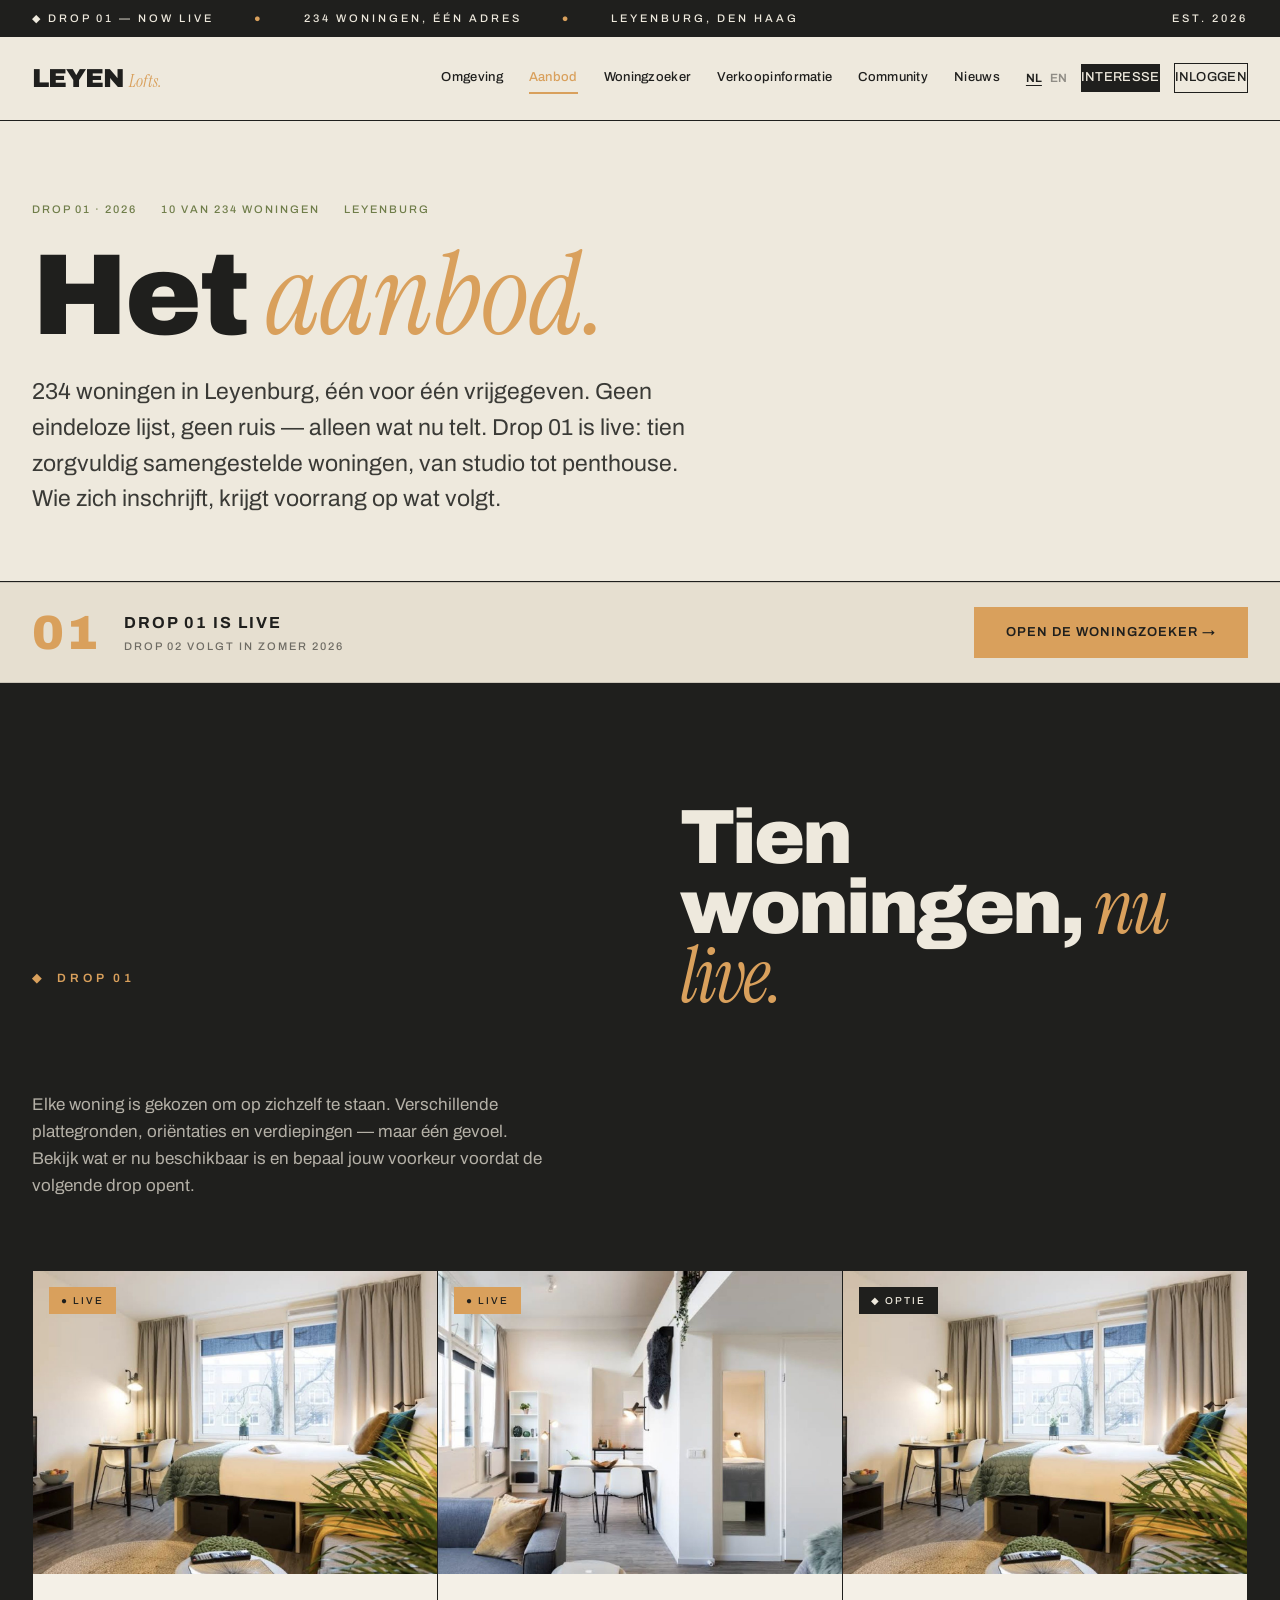
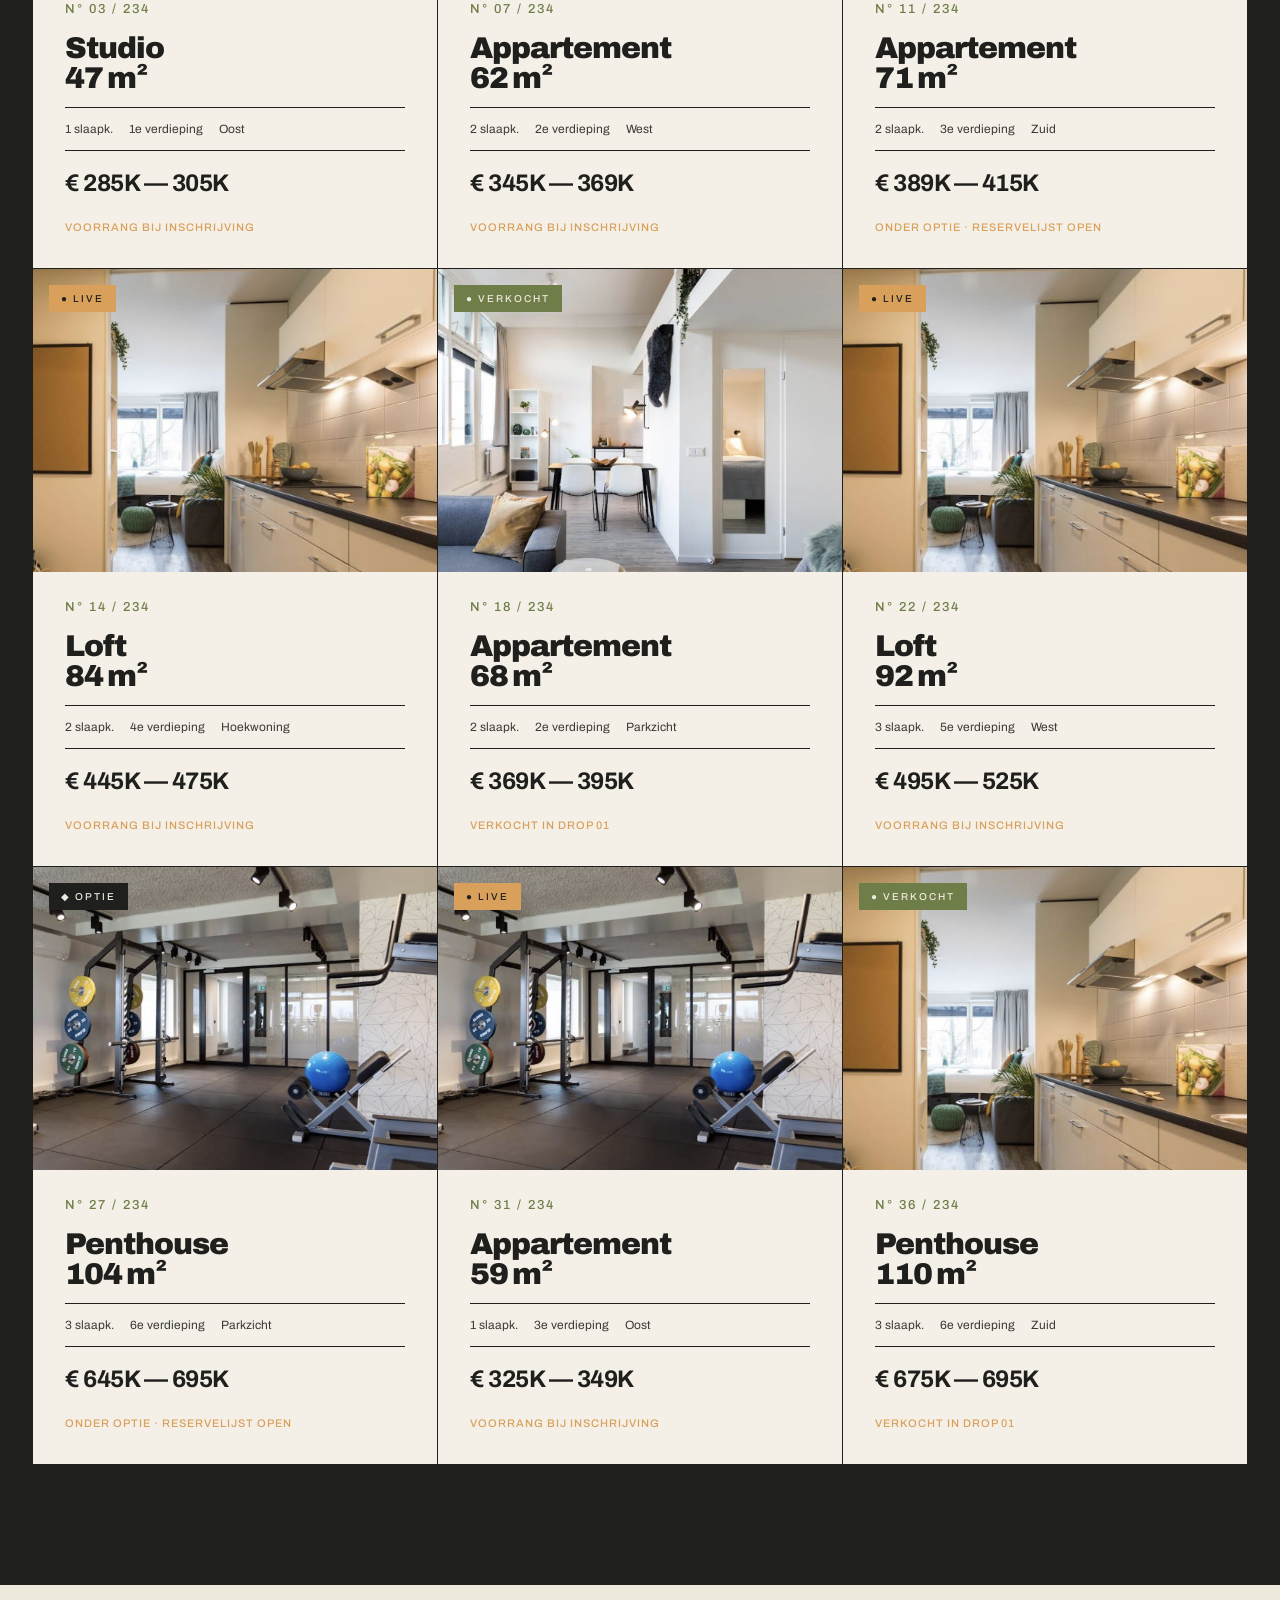
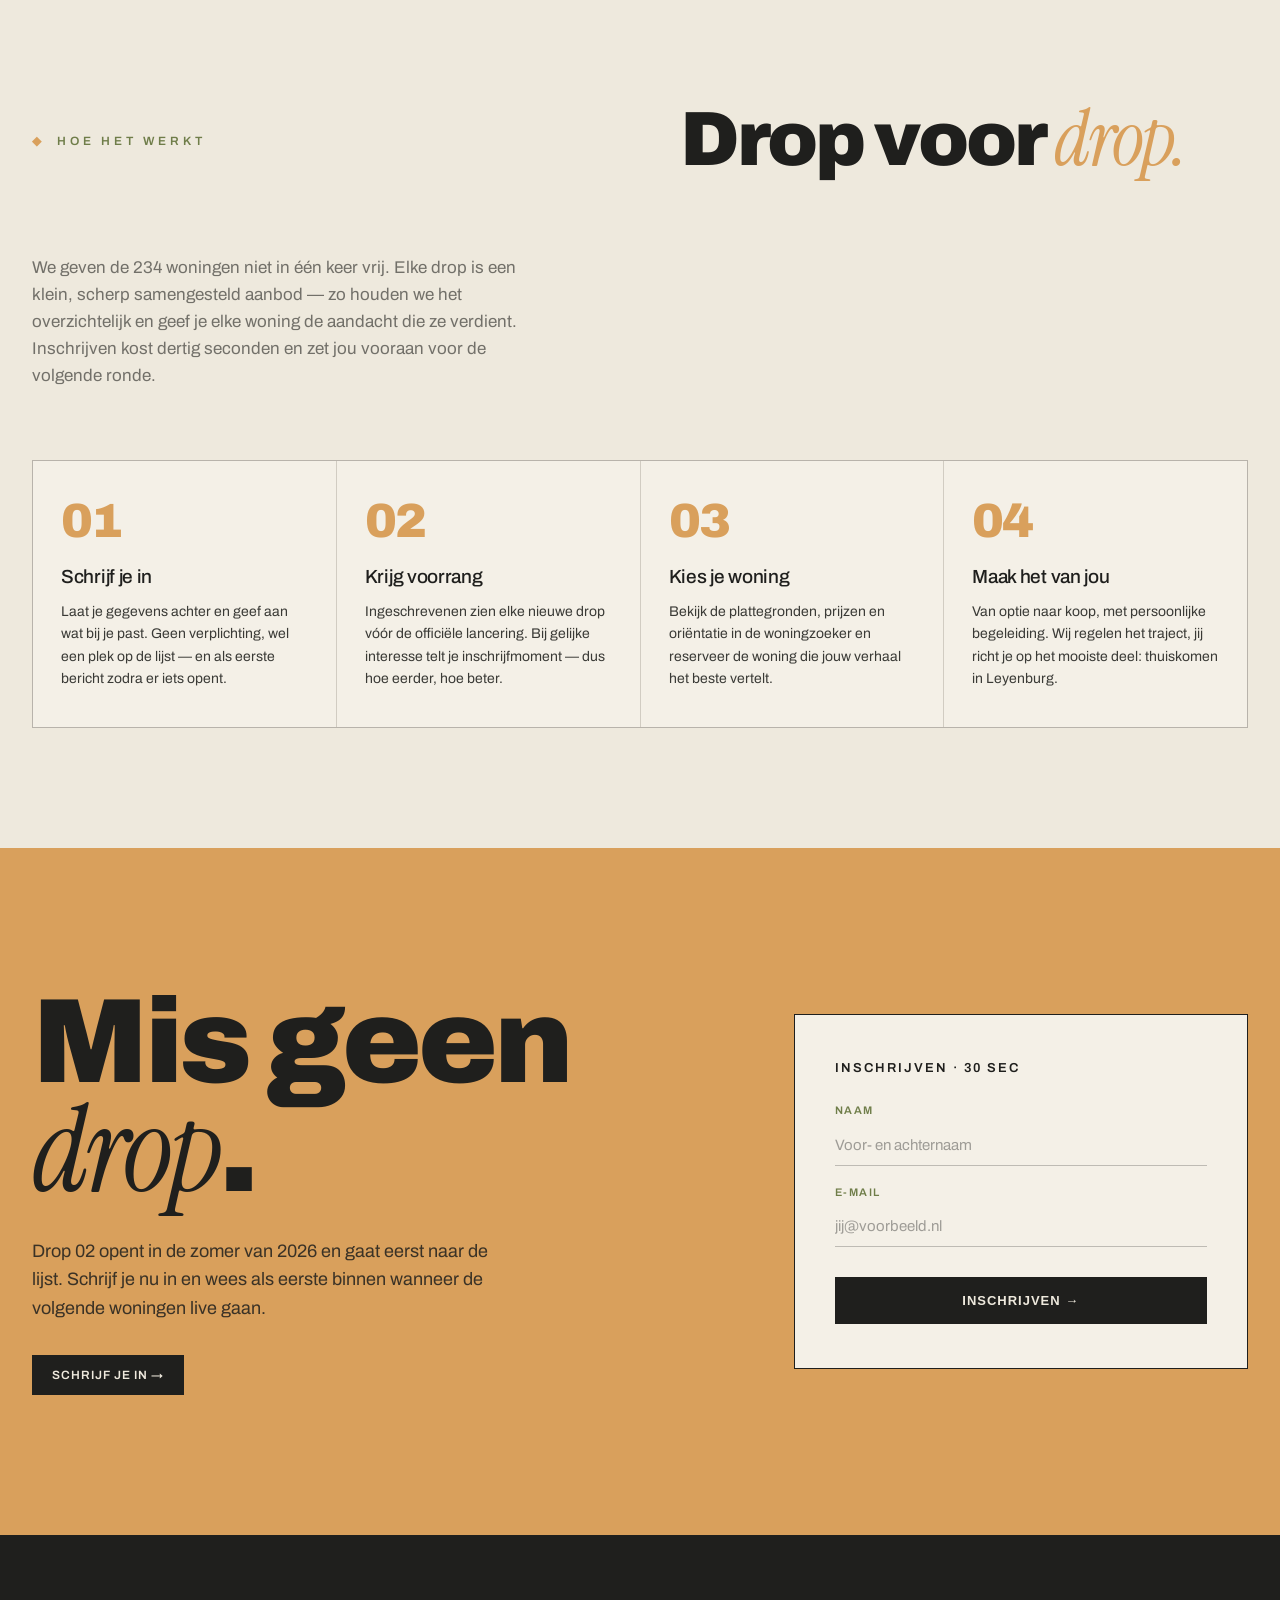
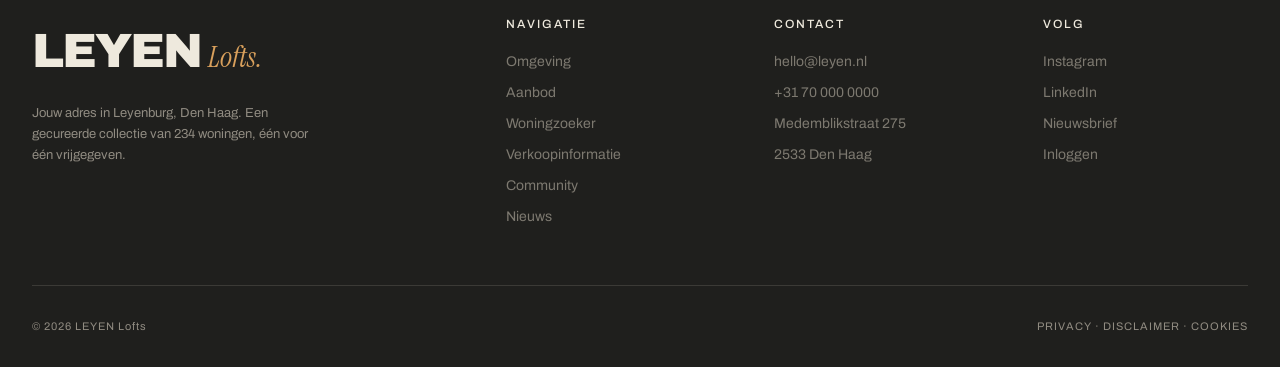
<file: aanbod.html>
<!DOCTYPE html>
<html lang="nl">
<head>
<meta charset="UTF-8">
<meta name="viewport" content="width=device-width, initial-scale=1.0">
<title>Aanbod — LEYEN Lofts · Drop 01</title>
<meta name="description" content="Het aanbod van LEYEN Lofts. 234 woningen in Leyenburg, vrijgegeven drop voor drop. Bekijk de beschikbare woningen van Drop 01.">
<link rel="preconnect" href="https://fonts.googleapis.com">
<link rel="preconnect" href="https://fonts.gstatic.com" crossorigin>
<link href="https://fonts.googleapis.com/css2?family=Archivo:wght@300;400;500;700;900&family=Instrument+Serif:ital@0;1&display=swap" rel="stylesheet">
<link rel="stylesheet" href="assets/style.css">
</head>
<body>

<div class="ticker">
  <div class="ticker-marquee">
    <span>◆ DROP 01 — NOW LIVE</span>
    <span class="ticker-dot">●</span>
    <span>234 WONINGEN, ÉÉN ADRES</span>
    <span class="ticker-dot">●</span>
    <span>LEYENBURG, DEN HAAG</span>
  </div>
  <div class="ticker-marquee">
    <span>EST. 2026</span>
  </div>
</div>

<nav>
  <a class="logo" href="index.html">LEYEN<span class="logo-lofts">Lofts.</span></a>
  <button class="nav-toggle" aria-label="Menu openen"><span></span><span></span><span></span></button>
  <div class="nav-links">
    <a href="omgeving.html" data-page="omgeving.html">Omgeving</a>
    <a href="aanbod.html" data-page="aanbod.html">Aanbod</a>
    <a href="woningzoeker.html" data-page="woningzoeker.html">Woningzoeker</a>
    <a href="verkoopinformatie.html" data-page="verkoopinformatie.html">Verkoopinformatie</a>
    <a href="community.html" data-page="community.html">Community</a>
    <a href="nieuws.html" data-page="nieuws.html">Nieuws</a>
    <div class="nav-actions">
      <div class="lang"><span class="active">NL</span><span>EN</span></div>
      <a class="cta-nav" href="interesse.html">Interesse</a>
      <a class="btn-outline" href="inloggen.html">Inloggen</a>
    </div>
  </div>
</nav>

<section class="page-hero">
  <div class="page-hero-meta"><span>DROP 01 · 2026</span><span>10 VAN 234 WONINGEN</span><span>LEYENBURG</span></div>
  <h1>Het <em>aanbod.</em></h1>
  <p class="page-hero-intro">234 woningen in Leyenburg, één voor één vrijgegeven. Geen eindeloze lijst, geen ruis — alleen wat nu telt. Drop 01 is live: tien zorgvuldig samengestelde woningen, van studio tot penthouse. Wie zich inschrijft, krijgt voorrang op wat volgt.</p>
</section>

<div class="release-bar">
  <div class="release-bar-left">
    <div class="release-num">01</div>
    <div class="release-text"><strong>Drop 01 is live</strong><span>Drop 02 volgt in zomer 2026</span></div>
  </div>
  <a class="btn-rust" href="woningzoeker.html">Open de woningzoeker →</a>
</div>

<section class="section section-ink">
  <div class="section-header-2">
    <span class="eyebrow">Drop 01</span>
    <h2 class="section-title">Tien woningen, <em>nu live.</em></h2>
    <p class="lead">Elke woning is gekozen om op zichzelf te staan. Verschillende plattegronden, oriëntaties en verdiepingen — maar één gevoel. Bekijk wat er nu beschikbaar is en bepaal jouw voorkeur voordat de volgende drop opent.</p>
  </div>
  <div class="drops-grid">

    <a class="drop-card" href="woningzoeker.html">
      <div class="drop-image img-studio"><div class="drop-badge live">● LIVE</div></div>
      <div class="drop-num">N° 03 / 234</div>
      <h3 class="drop-title">Studio<br>47 m²</h3>
      <div class="drop-meta"><span>1 slaapk.</span><span>1e verdieping</span><span>Oost</span></div>
      <div class="drop-price">€ 285K — 305K</div>
      <div class="drop-price-note">Voorrang bij inschrijving</div>
    </a>

    <a class="drop-card" href="woningzoeker.html">
      <div class="drop-image img-living"><div class="drop-badge live">● LIVE</div></div>
      <div class="drop-num">N° 07 / 234</div>
      <h3 class="drop-title">Appartement<br>62 m²</h3>
      <div class="drop-meta"><span>2 slaapk.</span><span>2e verdieping</span><span>West</span></div>
      <div class="drop-price">€ 345K — 369K</div>
      <div class="drop-price-note">Voorrang bij inschrijving</div>
    </a>

    <a class="drop-card" href="woningzoeker.html">
      <div class="drop-image img-bedroom"><div class="drop-badge">◆ OPTIE</div></div>
      <div class="drop-num">N° 11 / 234</div>
      <h3 class="drop-title">Appartement<br>71 m²</h3>
      <div class="drop-meta"><span>2 slaapk.</span><span>3e verdieping</span><span>Zuid</span></div>
      <div class="drop-price">€ 389K — 415K</div>
      <div class="drop-price-note">Onder optie · reservelijst open</div>
    </a>

    <a class="drop-card" href="woningzoeker.html">
      <div class="drop-image img-kitchen"><div class="drop-badge live">● LIVE</div></div>
      <div class="drop-num">N° 14 / 234</div>
      <h3 class="drop-title">Loft<br>84 m²</h3>
      <div class="drop-meta"><span>2 slaapk.</span><span>4e verdieping</span><span>Hoekwoning</span></div>
      <div class="drop-price">€ 445K — 475K</div>
      <div class="drop-price-note">Voorrang bij inschrijving</div>
    </a>

    <a class="drop-card" href="woningzoeker.html">
      <div class="drop-image img-living2"><div class="drop-badge sold">● VERKOCHT</div></div>
      <div class="drop-num">N° 18 / 234</div>
      <h3 class="drop-title">Appartement<br>68 m²</h3>
      <div class="drop-meta"><span>2 slaapk.</span><span>2e verdieping</span><span>Parkzicht</span></div>
      <div class="drop-price">€ 369K — 395K</div>
      <div class="drop-price-note">Verkocht in Drop 01</div>
    </a>

    <a class="drop-card" href="woningzoeker.html">
      <div class="drop-image img-bathroom"><div class="drop-badge live">● LIVE</div></div>
      <div class="drop-num">N° 22 / 234</div>
      <h3 class="drop-title">Loft<br>92 m²</h3>
      <div class="drop-meta"><span>3 slaapk.</span><span>5e verdieping</span><span>West</span></div>
      <div class="drop-price">€ 495K — 525K</div>
      <div class="drop-price-note">Voorrang bij inschrijving</div>
    </a>

    <a class="drop-card" href="woningzoeker.html">
      <div class="drop-image img-rooftop"><div class="drop-badge">◆ OPTIE</div></div>
      <div class="drop-num">N° 27 / 234</div>
      <h3 class="drop-title">Penthouse<br>104 m²</h3>
      <div class="drop-meta"><span>3 slaapk.</span><span>6e verdieping</span><span>Parkzicht</span></div>
      <div class="drop-price">€ 645K — 695K</div>
      <div class="drop-price-note">Onder optie · reservelijst open</div>
    </a>

    <a class="drop-card" href="woningzoeker.html">
      <div class="drop-image img-gym"><div class="drop-badge live">● LIVE</div></div>
      <div class="drop-num">N° 31 / 234</div>
      <h3 class="drop-title">Appartement<br>59 m²</h3>
      <div class="drop-meta"><span>1 slaapk.</span><span>3e verdieping</span><span>Oost</span></div>
      <div class="drop-price">€ 325K — 349K</div>
      <div class="drop-price-note">Voorrang bij inschrijving</div>
    </a>

    <a class="drop-card" href="woningzoeker.html">
      <div class="drop-image img-facade"><div class="drop-badge sold">● VERKOCHT</div></div>
      <div class="drop-num">N° 36 / 234</div>
      <h3 class="drop-title">Penthouse<br>110 m²</h3>
      <div class="drop-meta"><span>3 slaapk.</span><span>6e verdieping</span><span>Zuid</span></div>
      <div class="drop-price">€ 675K — 695K</div>
      <div class="drop-price-note">Verkocht in Drop 01</div>
    </a>

  </div>
</section>

<section class="section section-sand">
  <div class="section-header-2">
    <span class="eyebrow">Hoe het werkt</span>
    <h2 class="section-title">Drop voor <em>drop.</em></h2>
    <p class="lead">We geven de 234 woningen niet in één keer vrij. Elke drop is een klein, scherp samengesteld aanbod — zo houden we het overzichtelijk en geef je elke woning de aandacht die ze verdient. Inschrijven kost dertig seconden en zet jou vooraan voor de volgende ronde.</p>
  </div>
  <div class="steps">
    <div class="step">
      <div class="step-num">01</div>
      <h4>Schrijf je in</h4>
      <p>Laat je gegevens achter en geef aan wat bij je past. Geen verplichting, wel een plek op de lijst — en als eerste bericht zodra er iets opent.</p>
    </div>
    <div class="step">
      <div class="step-num">02</div>
      <h4>Krijg voorrang</h4>
      <p>Ingeschrevenen zien elke nieuwe drop vóór de officiële lancering. Bij gelijke interesse telt je inschrijfmoment — dus hoe eerder, hoe beter.</p>
    </div>
    <div class="step">
      <div class="step-num">03</div>
      <h4>Kies je woning</h4>
      <p>Bekijk de plattegronden, prijzen en oriëntatie in de woningzoeker en reserveer de woning die jouw verhaal het beste vertelt.</p>
    </div>
    <div class="step">
      <div class="step-num">04</div>
      <h4>Maak het van jou</h4>
      <p>Van optie naar koop, met persoonlijke begeleiding. Wij regelen het traject, jij richt je op het mooiste deel: thuiskomen in Leyenburg.</p>
    </div>
  </div>
</section>

<section class="cta-section">
  <div class="cta-grid">
    <div>
      <h2>Mis geen <em>drop</em>.</h2>
      <p>Drop 02 opent in de zomer van 2026 en gaat eerst naar de lijst. Schrijf je nu in en wees als eerste binnen wanneer de volgende woningen live gaan.</p>
      <a class="btn-ink" href="interesse.html">Schrijf je in →</a>
    </div>
    <div class="form-card">
      <h3>Inschrijven · 30 sec</h3>
      <form data-demo>
        <div class="field"><label>Naam</label><input type="text" placeholder="Voor- en achternaam" required></div>
        <div class="field"><label>E-mail</label><input type="email" placeholder="jij@voorbeeld.nl" required></div>
        <button type="submit">Inschrijven →</button>
        <div class="form-msg"></div>
      </form>
    </div>
  </div>
</section>

<footer>
  <div class="footer-grid">
    <div>
      <a class="footer-logo" href="index.html">LEYEN<span class="footer-lofts">Lofts.</span></a>
      <p class="footer-tagline">Jouw adres in Leyenburg, Den Haag. Een gecureerde collectie van 234 woningen, één voor één vrijgegeven.</p>
    </div>
    <div class="footer-col">
      <h4>Navigatie</h4>
      <a href="omgeving.html">Omgeving</a>
      <a href="aanbod.html">Aanbod</a>
      <a href="woningzoeker.html">Woningzoeker</a>
      <a href="verkoopinformatie.html">Verkoopinformatie</a>
      <a href="community.html">Community</a>
      <a href="nieuws.html">Nieuws</a>
    </div>
    <div class="footer-col">
      <h4>Contact</h4>
      <a href="mailto:hello@leyen.nl">hello@leyen.nl</a>
      <a href="tel:+31700000000">+31 70 000 0000</a>
      <a href="#">Medemblikstraat 275</a>
      <a href="#">2533 Den Haag</a>
    </div>
    <div class="footer-col">
      <h4>Volg</h4>
      <a href="#">Instagram</a>
      <a href="#">LinkedIn</a>
      <a href="interesse.html">Nieuwsbrief</a>
      <a href="inloggen.html">Inloggen</a>
    </div>
  </div>
  <div class="footer-bottom">
    <span>© 2026 LEYEN Lofts</span>
    <span>PRIVACY · DISCLAIMER · COOKIES</span>
  </div>
</footer>

<script src="assets/script.js"></script>
</body>
</html>
</file>
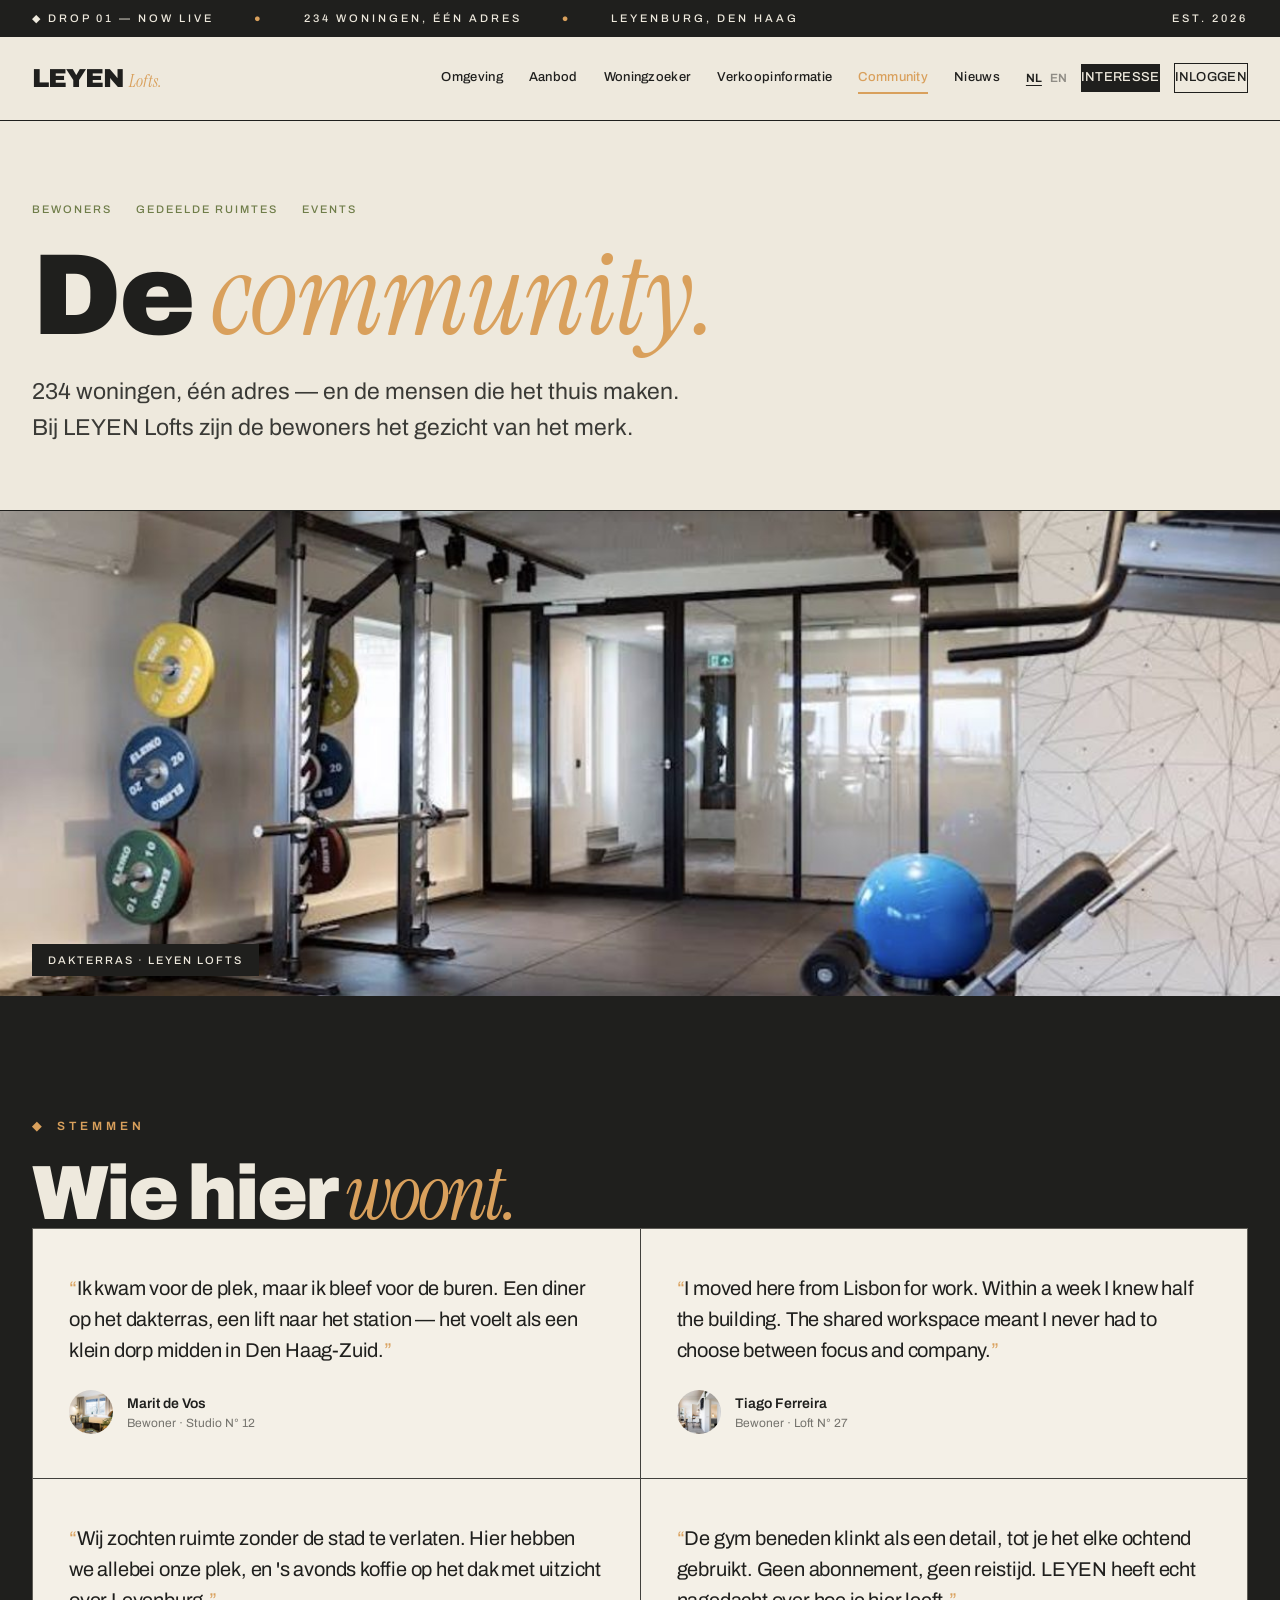
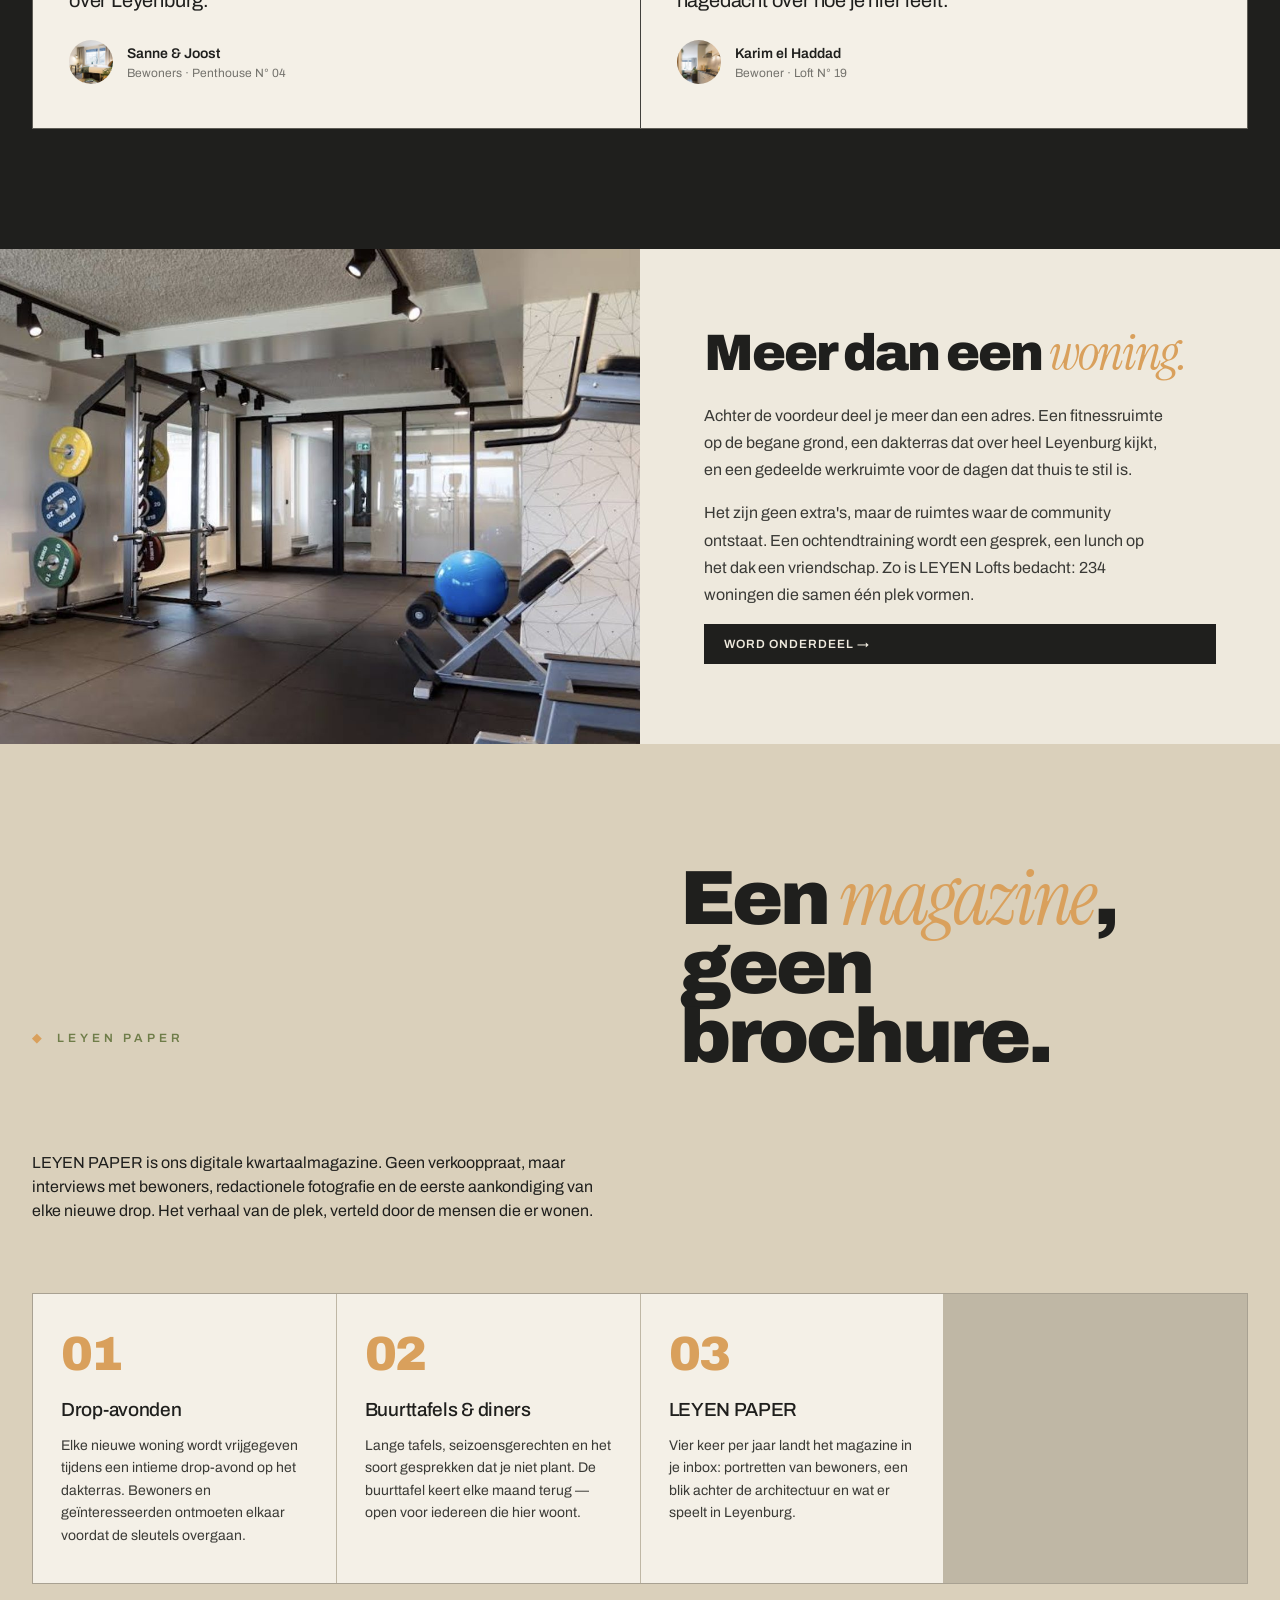
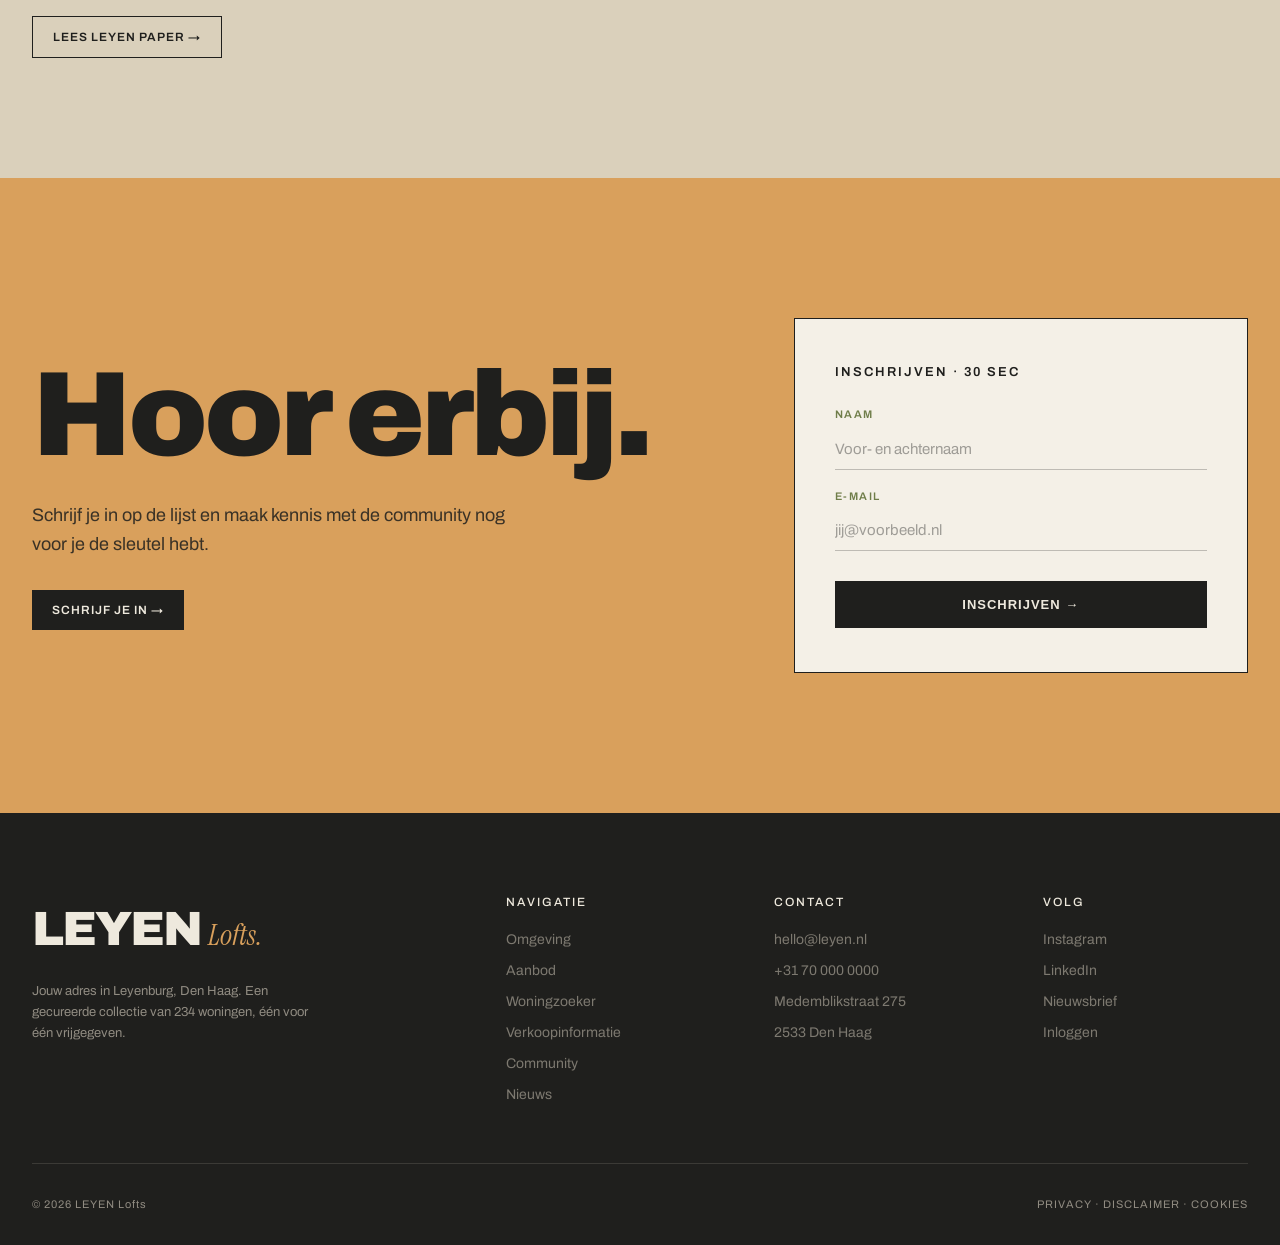
<file: community.html>
<!DOCTYPE html>
<html lang="nl">
<head>
<meta charset="UTF-8">
<meta name="viewport" content="width=device-width, initial-scale=1.0">
<title>Community — LEYEN Lofts</title>
<meta name="description" content="De community van LEYEN Lofts: bewoners, gedeelde ruimtes, dakterras en events in Leyenburg, Den Haag.">
<link rel="preconnect" href="https://fonts.googleapis.com">
<link rel="preconnect" href="https://fonts.gstatic.com" crossorigin>
<link href="https://fonts.googleapis.com/css2?family=Archivo:wght@300;400;500;700;900&family=Instrument+Serif:ital@0;1&display=swap" rel="stylesheet">
<link rel="stylesheet" href="assets/style.css">
</head>
<body>

<div class="ticker">
  <div class="ticker-marquee">
    <span>◆ DROP 01 — NOW LIVE</span>
    <span class="ticker-dot">●</span>
    <span>234 WONINGEN, ÉÉN ADRES</span>
    <span class="ticker-dot">●</span>
    <span>LEYENBURG, DEN HAAG</span>
  </div>
  <div class="ticker-marquee">
    <span>EST. 2026</span>
  </div>
</div>

<nav>
  <a class="logo" href="index.html">LEYEN<span class="logo-lofts">Lofts.</span></a>
  <button class="nav-toggle" aria-label="Menu openen"><span></span><span></span><span></span></button>
  <div class="nav-links">
    <a href="omgeving.html" data-page="omgeving.html">Omgeving</a>
    <a href="aanbod.html" data-page="aanbod.html">Aanbod</a>
    <a href="woningzoeker.html" data-page="woningzoeker.html">Woningzoeker</a>
    <a href="verkoopinformatie.html" data-page="verkoopinformatie.html">Verkoopinformatie</a>
    <a href="community.html" data-page="community.html">Community</a>
    <a href="nieuws.html" data-page="nieuws.html">Nieuws</a>
    <div class="nav-actions">
      <div class="lang"><span class="active">NL</span><span>EN</span></div>
      <a class="cta-nav" href="interesse.html">Interesse</a>
      <a class="btn-outline" href="inloggen.html">Inloggen</a>
    </div>
  </div>
</nav>

<section class="page-hero">
  <div class="page-hero-meta">
    <span>BEWONERS</span>
    <span>GEDEELDE RUIMTES</span>
    <span>EVENTS</span>
  </div>
  <h1>De <em>community.</em></h1>
  <p class="page-hero-intro">234 woningen, één adres — en de mensen die het thuis maken. Bij LEYEN Lofts zijn de bewoners het gezicht van het merk.</p>
</section>

<div class="hero-strip img-rooftop"><div class="hero-strip-label">Dakterras · LEYEN Lofts</div></div>

<section class="section section-ink">
  <div class="eyebrow">Stemmen</div>
  <h2 class="section-title">Wie hier <em>woont.</em></h2>
  <div class="quote-grid">
    <div class="quote-card">
      <blockquote>Ik kwam voor de plek, maar ik bleef voor de buren. Een diner op het dakterras, een lift naar het station — het voelt als een klein dorp midden in Den Haag-Zuid.</blockquote>
      <div class="quote-by">
        <div class="quote-avatar img-bedroom"></div>
        <div>
          <div class="quote-by-name">Marit de Vos</div>
          <div class="quote-by-role">Bewoner · Studio N° 12</div>
        </div>
      </div>
    </div>
    <div class="quote-card">
      <blockquote>I moved here from Lisbon for work. Within a week I knew half the building. The shared workspace meant I never had to choose between focus and company.</blockquote>
      <div class="quote-by">
        <div class="quote-avatar img-living"></div>
        <div>
          <div class="quote-by-name">Tiago Ferreira</div>
          <div class="quote-by-role">Bewoner · Loft N° 27</div>
        </div>
      </div>
    </div>
    <div class="quote-card">
      <blockquote>Wij zochten ruimte zonder de stad te verlaten. Hier hebben we allebei onze plek, en 's avonds koffie op het dak met uitzicht over Leyenburg.</blockquote>
      <div class="quote-by">
        <div class="quote-avatar img-studio"></div>
        <div>
          <div class="quote-by-name">Sanne &amp; Joost</div>
          <div class="quote-by-role">Bewoners · Penthouse N° 04</div>
        </div>
      </div>
    </div>
    <div class="quote-card">
      <blockquote>De gym beneden klinkt als een detail, tot je het elke ochtend gebruikt. Geen abonnement, geen reistijd. LEYEN heeft echt nagedacht over hoe je hier leeft.</blockquote>
      <div class="quote-by">
        <div class="quote-avatar img-kitchen"></div>
        <div>
          <div class="quote-by-name">Karim el Haddad</div>
          <div class="quote-by-role">Bewoner · Loft N° 19</div>
        </div>
      </div>
    </div>
  </div>
</section>

<div class="feature-split">
  <div class="fs-img img-gym"></div>
  <div class="fs-text">
    <h2>Meer dan een <em>woning.</em></h2>
    <p>Achter de voordeur deel je meer dan een adres. Een fitnessruimte op de begane grond, een dakterras dat over heel Leyenburg kijkt, en een gedeelde werkruimte voor de dagen dat thuis te stil is.</p>
    <p>Het zijn geen extra's, maar de ruimtes waar de community ontstaat. Een ochtendtraining wordt een gesprek, een lunch op het dak een vriendschap. Zo is LEYEN Lofts bedacht: 234 woningen die samen één plek vormen.</p>
    <a class="btn-ink" href="interesse.html">Word onderdeel →</a>
  </div>
</div>

<section class="section section-bone">
  <div class="section-header-2">
    <div class="eyebrow">LEYEN PAPER</div>
    <h2 class="section-title">Een <em>magazine</em>, geen brochure.</h2>
    <p class="section-lead">LEYEN PAPER is ons digitale kwartaalmagazine. Geen verkooppraat, maar interviews met bewoners, redactionele fotografie en de eerste aankondiging van elke nieuwe drop. Het verhaal van de plek, verteld door de mensen die er wonen.</p>
  </div>
  <div class="steps">
    <div class="step">
      <div class="step-num">01</div>
      <h4>Drop-avonden</h4>
      <p>Elke nieuwe woning wordt vrijgegeven tijdens een intieme drop-avond op het dakterras. Bewoners en geïnteresseerden ontmoeten elkaar voordat de sleutels overgaan.</p>
    </div>
    <div class="step">
      <div class="step-num">02</div>
      <h4>Buurttafels &amp; diners</h4>
      <p>Lange tafels, seizoensgerechten en het soort gesprekken dat je niet plant. De buurttafel keert elke maand terug — open voor iedereen die hier woont.</p>
    </div>
    <div class="step">
      <div class="step-num">03</div>
      <h4>LEYEN PAPER</h4>
      <p>Vier keer per jaar landt het magazine in je inbox: portretten van bewoners, een blik achter de architectuur en wat er speelt in Leyenburg.</p>
    </div>
  </div>
  <p style="margin-top:32px;"><a class="btn-outline" href="nieuws.html">Lees LEYEN PAPER →</a></p>
</section>

<section class="cta-section">
  <div class="cta-grid">
    <div>
      <h2>Hoor erbij.</h2>
      <p>Schrijf je in op de lijst en maak kennis met de community nog voor je de sleutel hebt.</p>
      <a class="btn-ink" href="interesse.html">Schrijf je in →</a>
    </div>
    <div class="form-card">
      <h3>Inschrijven · 30 sec</h3>
      <form data-demo>
        <div class="field"><label>Naam</label><input type="text" placeholder="Voor- en achternaam" required></div>
        <div class="field"><label>E-mail</label><input type="email" placeholder="jij@voorbeeld.nl" required></div>
        <button type="submit">Inschrijven →</button>
        <div class="form-msg"></div>
      </form>
    </div>
  </div>
</section>

<footer>
  <div class="footer-grid">
    <div>
      <a class="footer-logo" href="index.html">LEYEN<span class="footer-lofts">Lofts.</span></a>
      <p class="footer-tagline">Jouw adres in Leyenburg, Den Haag. Een gecureerde collectie van 234 woningen, één voor één vrijgegeven.</p>
    </div>
    <div class="footer-col">
      <h4>Navigatie</h4>
      <a href="omgeving.html">Omgeving</a>
      <a href="aanbod.html">Aanbod</a>
      <a href="woningzoeker.html">Woningzoeker</a>
      <a href="verkoopinformatie.html">Verkoopinformatie</a>
      <a href="community.html">Community</a>
      <a href="nieuws.html">Nieuws</a>
    </div>
    <div class="footer-col">
      <h4>Contact</h4>
      <a href="mailto:hello@leyen.nl">hello@leyen.nl</a>
      <a href="tel:+31700000000">+31 70 000 0000</a>
      <a href="#">Medemblikstraat 275</a>
      <a href="#">2533 Den Haag</a>
    </div>
    <div class="footer-col">
      <h4>Volg</h4>
      <a href="#">Instagram</a>
      <a href="#">LinkedIn</a>
      <a href="interesse.html">Nieuwsbrief</a>
      <a href="inloggen.html">Inloggen</a>
    </div>
  </div>
  <div class="footer-bottom">
    <span>© 2026 LEYEN Lofts</span>
    <span>PRIVACY · DISCLAIMER · COOKIES</span>
  </div>
</footer>

<script src="assets/script.js"></script>
</body>
</html>
</file>
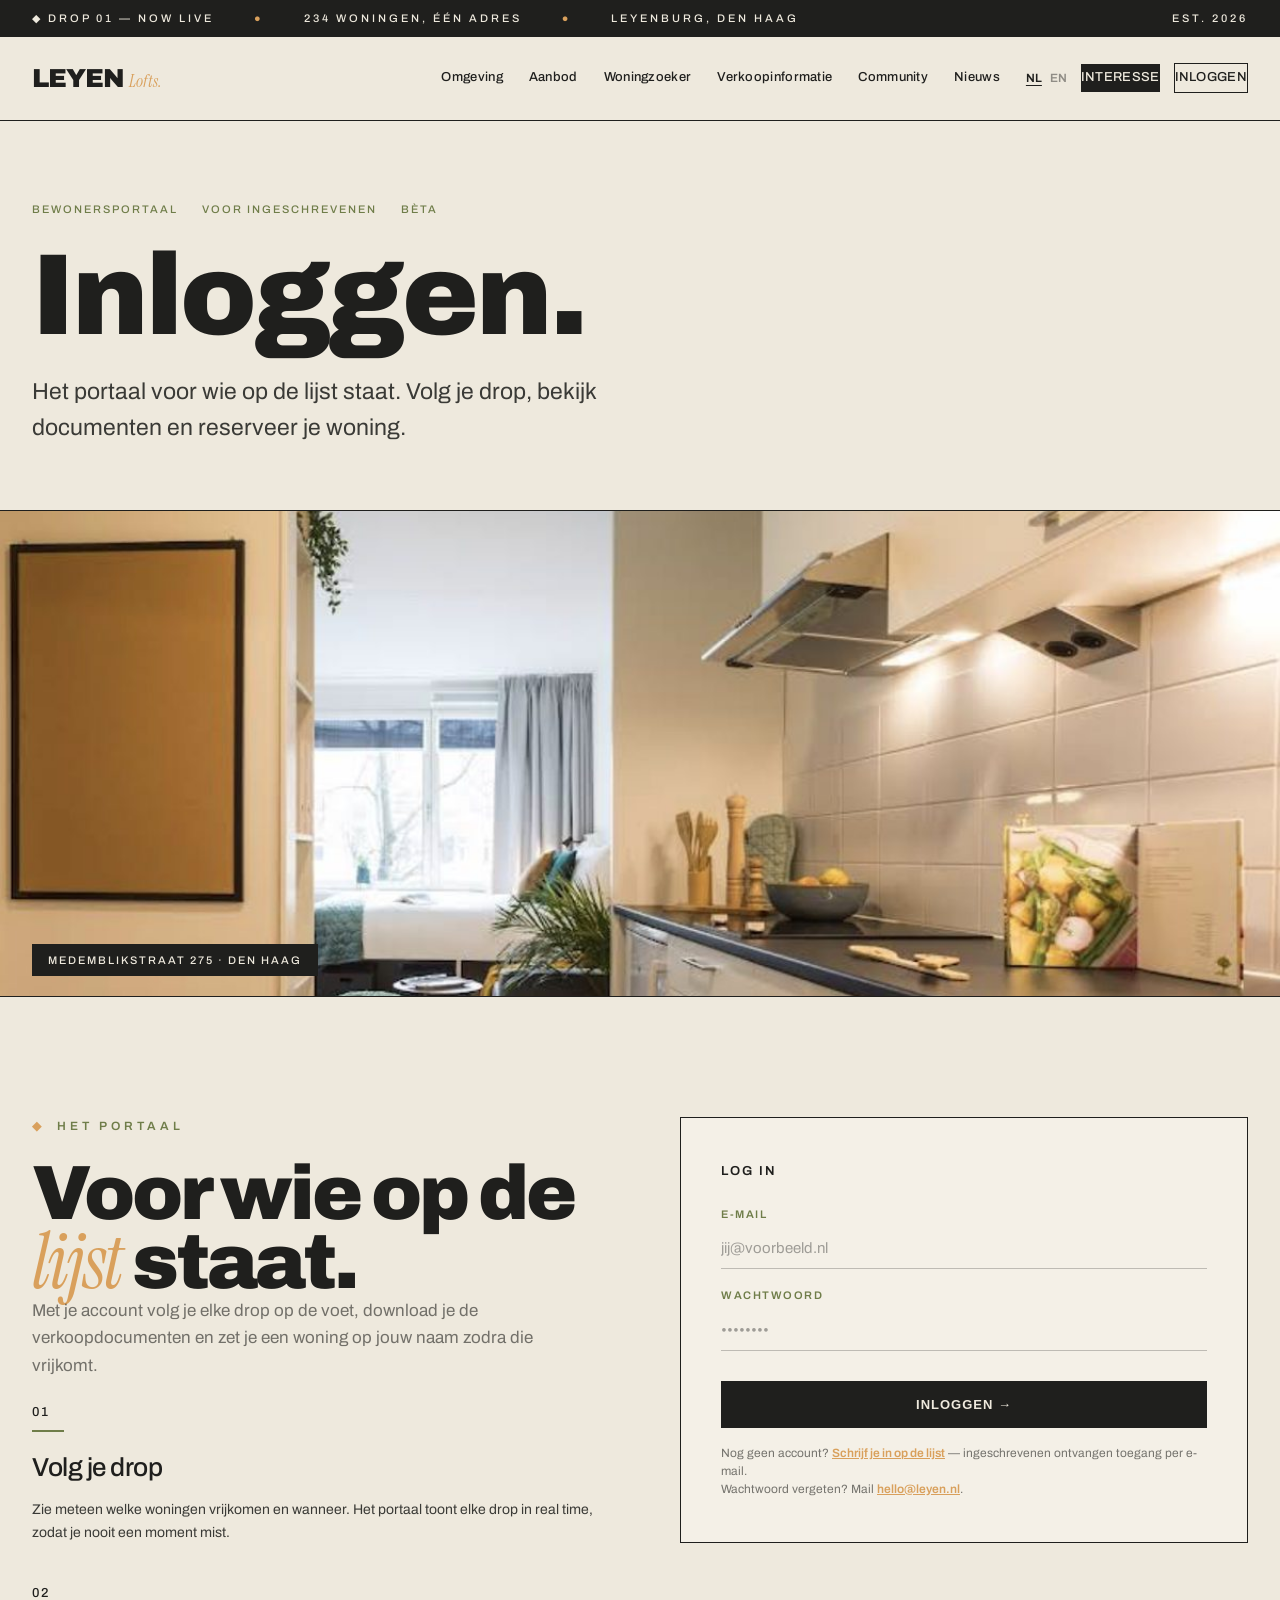
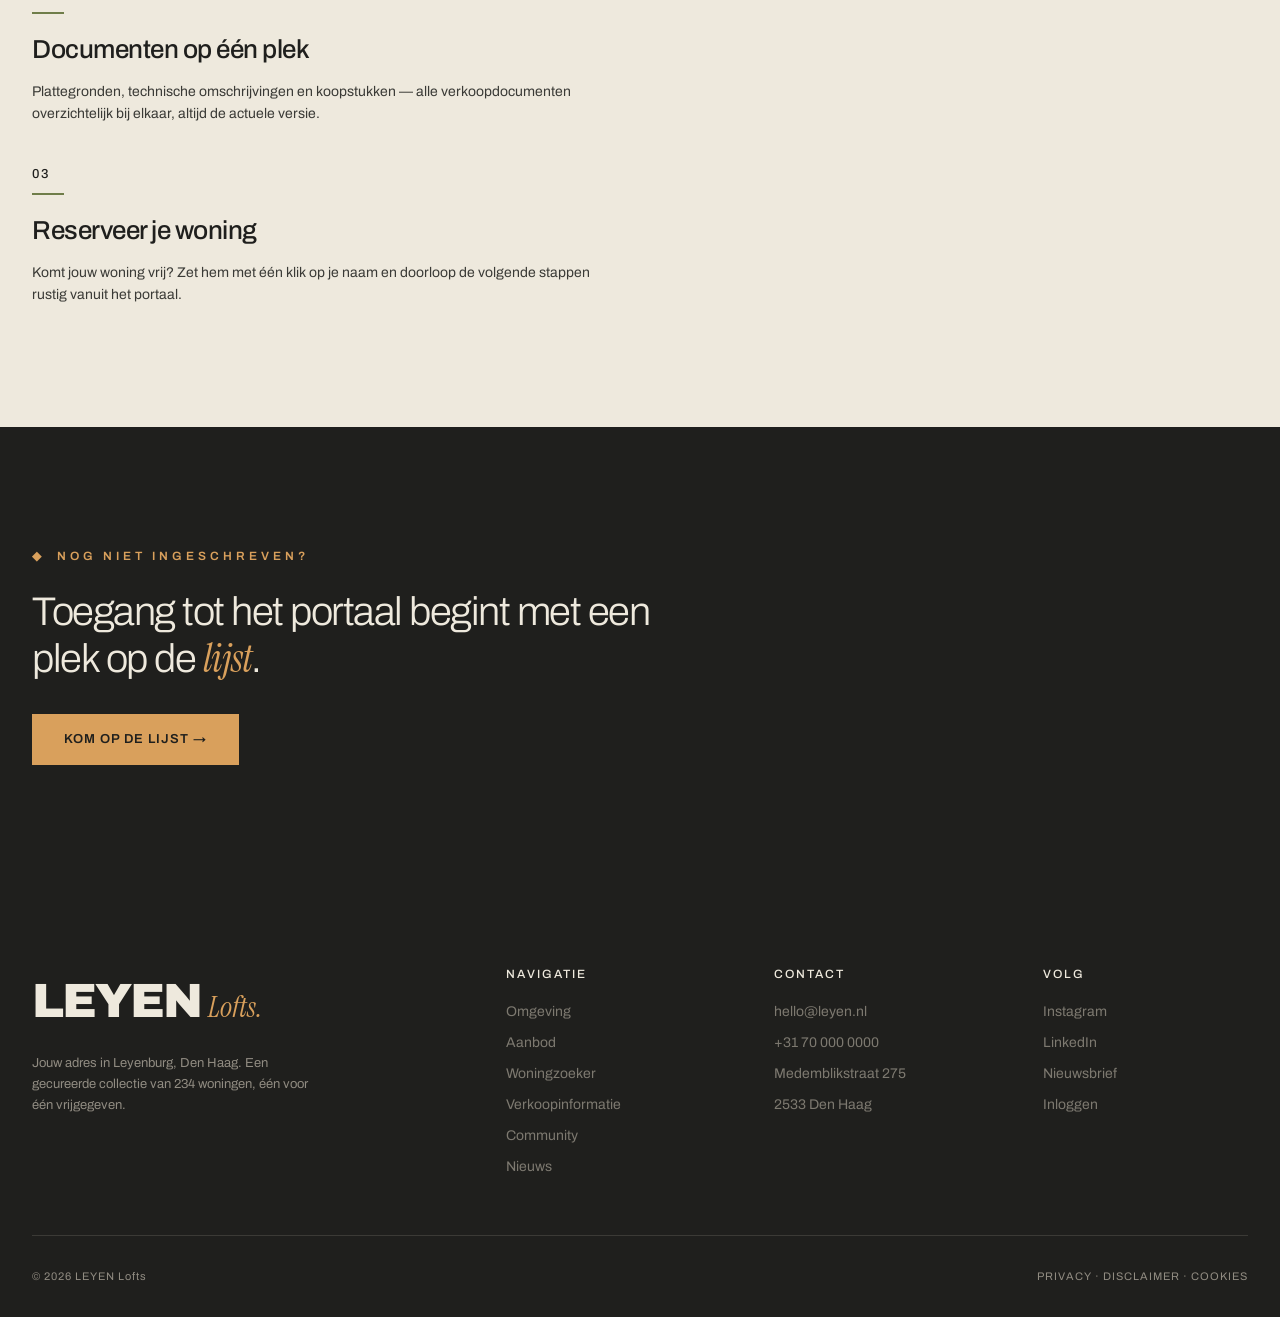
<file: inloggen.html>
<!DOCTYPE html>
<html lang="nl">
<head>
<meta charset="UTF-8">
<meta name="viewport" content="width=device-width, initial-scale=1.0">
<title>Inloggen — LEYEN Lofts · Bewonersportaal</title>
<meta name="description" content="Log in op het LEYEN Lofts portaal. Voor ingeschrevenen en bewoners: documenten, reserveringen en drops.">
<link rel="preconnect" href="https://fonts.googleapis.com">
<link rel="preconnect" href="https://fonts.gstatic.com" crossorigin>
<link href="https://fonts.googleapis.com/css2?family=Archivo:wght@300;400;500;700;900&family=Instrument+Serif:ital@0;1&display=swap" rel="stylesheet">
<link rel="stylesheet" href="assets/style.css">
</head>
<body>

<div class="ticker">
  <div class="ticker-marquee">
    <span>◆ DROP 01 — NOW LIVE</span>
    <span class="ticker-dot">●</span>
    <span>234 WONINGEN, ÉÉN ADRES</span>
    <span class="ticker-dot">●</span>
    <span>LEYENBURG, DEN HAAG</span>
  </div>
  <div class="ticker-marquee">
    <span>EST. 2026</span>
  </div>
</div>

<nav>
  <a class="logo" href="index.html">LEYEN<span class="logo-lofts">Lofts.</span></a>
  <button class="nav-toggle" aria-label="Menu openen"><span></span><span></span><span></span></button>
  <div class="nav-links">
    <a href="omgeving.html" data-page="omgeving.html">Omgeving</a>
    <a href="aanbod.html" data-page="aanbod.html">Aanbod</a>
    <a href="woningzoeker.html" data-page="woningzoeker.html">Woningzoeker</a>
    <a href="verkoopinformatie.html" data-page="verkoopinformatie.html">Verkoopinformatie</a>
    <a href="community.html" data-page="community.html">Community</a>
    <a href="nieuws.html" data-page="nieuws.html">Nieuws</a>
    <div class="nav-actions">
      <div class="lang"><span class="active">NL</span><span>EN</span></div>
      <a class="cta-nav" href="interesse.html">Interesse</a>
      <a class="btn-outline" href="inloggen.html">Inloggen</a>
    </div>
  </div>
</nav>

<section class="page-hero">
  <div class="page-hero-meta">
    <span>BEWONERSPORTAAL</span>
    <span>VOOR INGESCHREVENEN</span>
    <span>BÈTA</span>
  </div>
  <h1>Inloggen.</h1>
  <p class="page-hero-intro">Het portaal voor wie op de lijst staat. Volg je drop, bekijk documenten en reserveer je woning.</p>
</section>

<div class="hero-strip img-facade">
  <div class="hero-strip-label">Medemblikstraat 275 · Den Haag</div>
</div>

<section class="section section-sand">
  <div class="form-layout">
    <div>
      <div class="eyebrow">Het portaal</div>
      <h2 class="section-title">Voor wie op de <em>lijst</em> staat.</h2>
      <p class="lead" style="margin-bottom:24px;">Met je account volg je elke drop op de voet, download je de verkoopdocumenten en zet je een woning op jouw naam zodra die vrijkomt.</p>
      <div class="manifesto-pillars" style="border-top:none;padding-top:0;margin-top:24px;grid-template-columns:1fr;">
        <div>
          <div class="pillar-num">01</div>
          <h3 class="pillar-title">Volg je drop</h3>
          <p class="pillar-desc">Zie meteen welke woningen vrijkomen en wanneer. Het portaal toont elke drop in real time, zodat je nooit een moment mist.</p>
        </div>
        <div>
          <div class="pillar-num">02</div>
          <h3 class="pillar-title">Documenten op één plek</h3>
          <p class="pillar-desc">Plattegronden, technische omschrijvingen en koopstukken — alle verkoopdocumenten overzichtelijk bij elkaar, altijd de actuele versie.</p>
        </div>
        <div>
          <div class="pillar-num">03</div>
          <h3 class="pillar-title">Reserveer je woning</h3>
          <p class="pillar-desc">Komt jouw woning vrij? Zet hem met één klik op je naam en doorloop de volgende stappen rustig vanuit het portaal.</p>
        </div>
      </div>
    </div>
    <div class="form-card">
      <h3>Log in</h3>
      <form data-login>
        <div class="field">
          <label>E-mail</label>
          <input type="email" placeholder="jij@voorbeeld.nl" required>
        </div>
        <div class="field">
          <label>Wachtwoord</label>
          <input type="password" placeholder="••••••••" required>
        </div>
        <button type="submit">Inloggen →</button>
        <div class="form-msg"></div>
      </form>
      <p class="form-note">Nog geen account? <a href="interesse.html" style="color:var(--rust);font-weight:600;">Schrijf je in op de lijst</a> — ingeschrevenen ontvangen toegang per e-mail. <br>Wachtwoord vergeten? Mail <a href="mailto:hello@leyen.nl" style="color:var(--rust);font-weight:600;">hello@leyen.nl</a>.</p>
    </div>
  </div>
</section>

<section class="section section-ink">
  <div style="max-width:680px;">
    <div class="eyebrow">Nog niet ingeschreven?</div>
    <p class="manifesto-text" style="font-size:clamp(26px,3.4vw,40px);margin-bottom:32px;">Toegang tot het portaal begint met een plek op de <em>lijst</em>.</p>
    <a class="btn-rust" href="interesse.html">Kom op de lijst →</a>
  </div>
</section>

<footer>
  <div class="footer-grid">
    <div>
      <a class="footer-logo" href="index.html">LEYEN<span class="footer-lofts">Lofts.</span></a>
      <p class="footer-tagline">Jouw adres in Leyenburg, Den Haag. Een gecureerde collectie van 234 woningen, één voor één vrijgegeven.</p>
    </div>
    <div class="footer-col">
      <h4>Navigatie</h4>
      <a href="omgeving.html">Omgeving</a>
      <a href="aanbod.html">Aanbod</a>
      <a href="woningzoeker.html">Woningzoeker</a>
      <a href="verkoopinformatie.html">Verkoopinformatie</a>
      <a href="community.html">Community</a>
      <a href="nieuws.html">Nieuws</a>
    </div>
    <div class="footer-col">
      <h4>Contact</h4>
      <a href="mailto:hello@leyen.nl">hello@leyen.nl</a>
      <a href="tel:+31700000000">+31 70 000 0000</a>
      <a href="#">Medemblikstraat 275</a>
      <a href="#">2533 Den Haag</a>
    </div>
    <div class="footer-col">
      <h4>Volg</h4>
      <a href="#">Instagram</a>
      <a href="#">LinkedIn</a>
      <a href="interesse.html">Nieuwsbrief</a>
      <a href="inloggen.html">Inloggen</a>
    </div>
  </div>
  <div class="footer-bottom">
    <span>© 2026 LEYEN Lofts</span>
    <span>PRIVACY · DISCLAIMER · COOKIES</span>
  </div>
</footer>

<script src="assets/script.js"></script>
</body>
</html>
</file>
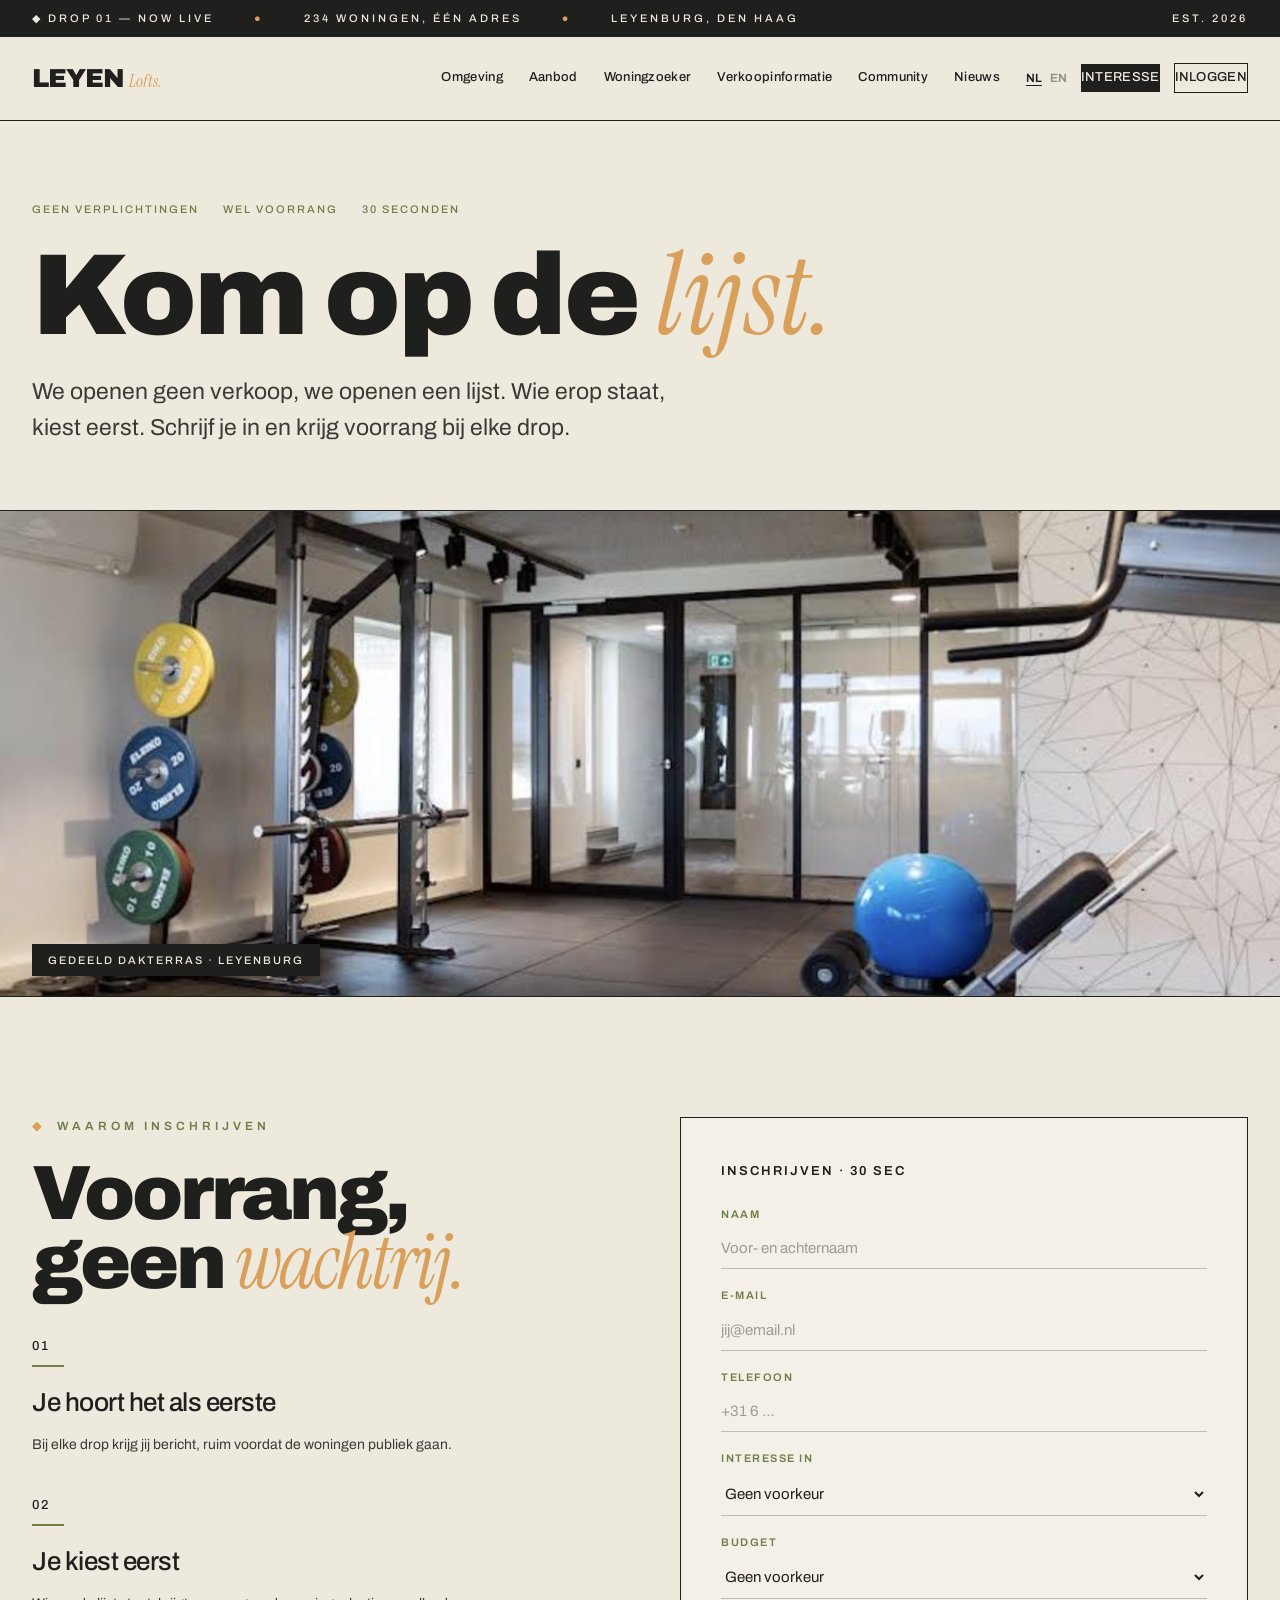
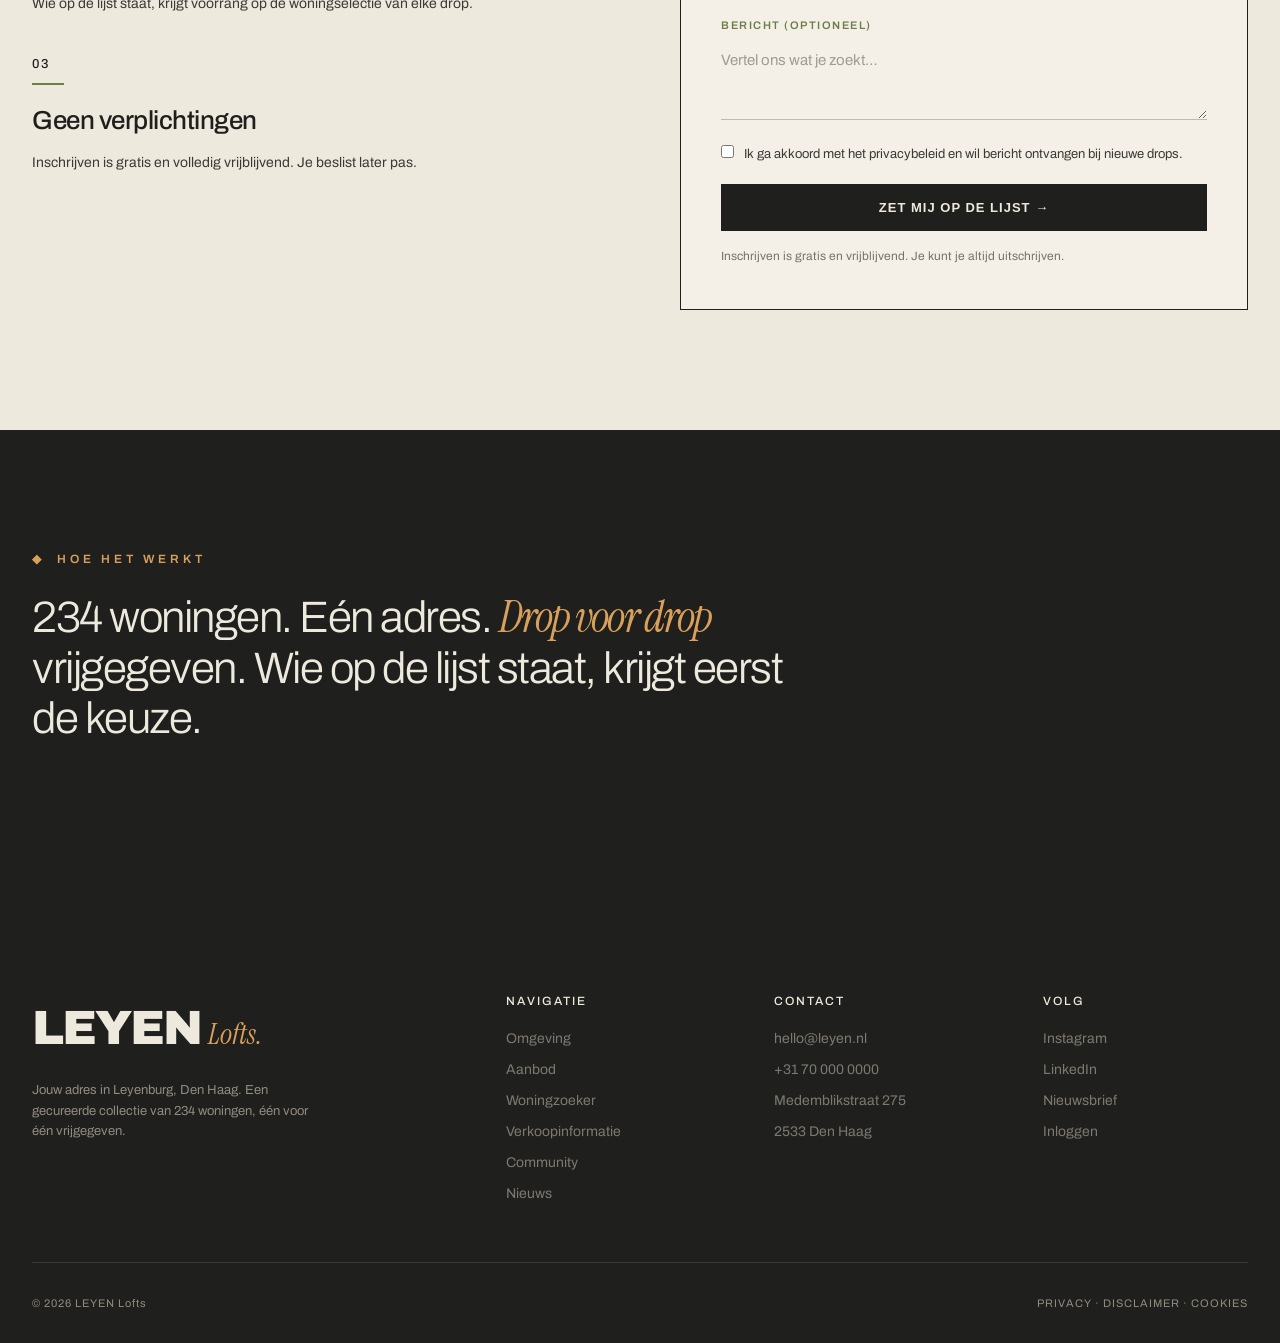
<file: interesse.html>
<!DOCTYPE html>
<html lang="nl">
<head>
<meta charset="UTF-8">
<meta name="viewport" content="width=device-width, initial-scale=1.0">
<title>Interesse — LEYEN Lofts · Kom op de lijst</title>
<meta name="description" content="Schrijf je in voor LEYEN Lofts en krijg voorrang bij elke drop. 234 woningen in Leyenburg, Den Haag.">
<link rel="preconnect" href="https://fonts.googleapis.com">
<link rel="preconnect" href="https://fonts.gstatic.com" crossorigin>
<link href="https://fonts.googleapis.com/css2?family=Archivo:wght@300;400;500;700;900&family=Instrument+Serif:ital@0;1&display=swap" rel="stylesheet">
<link rel="stylesheet" href="assets/style.css">
</head>
<body>

<div class="ticker">
  <div class="ticker-marquee">
    <span>◆ DROP 01 — NOW LIVE</span>
    <span class="ticker-dot">●</span>
    <span>234 WONINGEN, ÉÉN ADRES</span>
    <span class="ticker-dot">●</span>
    <span>LEYENBURG, DEN HAAG</span>
  </div>
  <div class="ticker-marquee">
    <span>EST. 2026</span>
  </div>
</div>

<nav>
  <a class="logo" href="index.html">LEYEN<span class="logo-lofts">Lofts.</span></a>
  <button class="nav-toggle" aria-label="Menu openen"><span></span><span></span><span></span></button>
  <div class="nav-links">
    <a href="omgeving.html" data-page="omgeving.html">Omgeving</a>
    <a href="aanbod.html" data-page="aanbod.html">Aanbod</a>
    <a href="woningzoeker.html" data-page="woningzoeker.html">Woningzoeker</a>
    <a href="verkoopinformatie.html" data-page="verkoopinformatie.html">Verkoopinformatie</a>
    <a href="community.html" data-page="community.html">Community</a>
    <a href="nieuws.html" data-page="nieuws.html">Nieuws</a>
    <div class="nav-actions">
      <div class="lang"><span class="active">NL</span><span>EN</span></div>
      <a class="cta-nav" href="interesse.html">Interesse</a>
      <a class="btn-outline" href="inloggen.html">Inloggen</a>
    </div>
  </div>
</nav>

<section class="page-hero">
  <div class="page-hero-meta">
    <span>GEEN VERPLICHTINGEN</span>
    <span>WEL VOORRANG</span>
    <span>30 SECONDEN</span>
  </div>
  <h1>Kom op de <em>lijst.</em></h1>
  <p class="page-hero-intro">We openen geen verkoop, we openen een lijst. Wie erop staat, kiest eerst. Schrijf je in en krijg voorrang bij elke drop.</p>
</section>

<div class="hero-strip img-rooftop">
  <div class="hero-strip-label">Gedeeld dakterras · Leyenburg</div>
</div>

<section class="section section-sand">
  <div class="form-layout">
    <div>
      <div class="eyebrow">Waarom inschrijven</div>
      <h2 class="section-title">Voorrang, geen <em>wachtrij.</em></h2>
      <div class="manifesto-pillars" style="margin-top:40px;border-top:none;padding-top:0;grid-template-columns:1fr;">
        <div>
          <div class="pillar-num">01</div>
          <h3 class="pillar-title">Je hoort het als eerste</h3>
          <p class="pillar-desc">Bij elke drop krijg jij bericht, ruim voordat de woningen publiek gaan.</p>
        </div>
        <div>
          <div class="pillar-num">02</div>
          <h3 class="pillar-title">Je kiest eerst</h3>
          <p class="pillar-desc">Wie op de lijst staat, krijgt voorrang op de woningselectie van elke drop.</p>
        </div>
        <div>
          <div class="pillar-num">03</div>
          <h3 class="pillar-title">Geen verplichtingen</h3>
          <p class="pillar-desc">Inschrijven is gratis en volledig vrijblijvend. Je beslist later pas.</p>
        </div>
      </div>
    </div>
    <div class="form-card">
      <h3>Inschrijven · 30 sec</h3>
      <form data-demo data-success="Bedankt — je staat op de lijst. We nemen contact op bij de eerstvolgende drop.">
        <div class="field">
          <label>Naam</label>
          <input type="text" required placeholder="Voor- en achternaam">
        </div>
        <div class="field">
          <label>E-mail</label>
          <input type="email" required placeholder="jij@email.nl">
        </div>
        <div class="field">
          <label>Telefoon</label>
          <input type="tel" placeholder="+31 6 …">
        </div>
        <div class="field">
          <label>Interesse in</label>
          <select>
            <option>Geen voorkeur</option>
            <option>Studio</option>
            <option>Appartement</option>
            <option>Loft</option>
            <option>Penthouse</option>
          </select>
        </div>
        <div class="field">
          <label>Budget</label>
          <select>
            <option>Geen voorkeur</option>
            <option>tot € 350K</option>
            <option>€ 350K – € 500K</option>
            <option>€ 500K +</option>
          </select>
        </div>
        <div class="field">
          <label>Bericht (optioneel)</label>
          <textarea placeholder="Vertel ons wat je zoekt…"></textarea>
        </div>
        <div class="checkbox-row">
          <input type="checkbox" required id="akkoord">
          <label for="akkoord" style="text-transform:none;letter-spacing:0;color:inherit;font-weight:400;">Ik ga akkoord met het privacybeleid en wil bericht ontvangen bij nieuwe drops.</label>
        </div>
        <button type="submit">Zet mij op de lijst →</button>
        <div class="form-msg"></div>
        <p class="form-note">Inschrijven is gratis en vrijblijvend. Je kunt je altijd uitschrijven.</p>
      </form>
    </div>
  </div>
</section>

<section class="section section-ink">
  <div style="max-width:760px;">
    <div class="eyebrow">Hoe het werkt</div>
    <p class="manifesto-text" style="font-size:clamp(28px,3.6vw,44px);">234 woningen. Eén adres. <em>Drop voor drop</em> vrijgegeven. Wie op de lijst staat, krijgt eerst de keuze.</p>
  </div>
</section>

<footer>
  <div class="footer-grid">
    <div>
      <a class="footer-logo" href="index.html">LEYEN<span class="footer-lofts">Lofts.</span></a>
      <p class="footer-tagline">Jouw adres in Leyenburg, Den Haag. Een gecureerde collectie van 234 woningen, één voor één vrijgegeven.</p>
    </div>
    <div class="footer-col">
      <h4>Navigatie</h4>
      <a href="omgeving.html">Omgeving</a>
      <a href="aanbod.html">Aanbod</a>
      <a href="woningzoeker.html">Woningzoeker</a>
      <a href="verkoopinformatie.html">Verkoopinformatie</a>
      <a href="community.html">Community</a>
      <a href="nieuws.html">Nieuws</a>
    </div>
    <div class="footer-col">
      <h4>Contact</h4>
      <a href="mailto:hello@leyen.nl">hello@leyen.nl</a>
      <a href="tel:+31700000000">+31 70 000 0000</a>
      <a href="#">Medemblikstraat 275</a>
      <a href="#">2533 Den Haag</a>
    </div>
    <div class="footer-col">
      <h4>Volg</h4>
      <a href="#">Instagram</a>
      <a href="#">LinkedIn</a>
      <a href="interesse.html">Nieuwsbrief</a>
      <a href="inloggen.html">Inloggen</a>
    </div>
  </div>
  <div class="footer-bottom">
    <span>© 2026 LEYEN Lofts</span>
    <span>PRIVACY · DISCLAIMER · COOKIES</span>
  </div>
</footer>

<script src="assets/script.js"></script>
</body>
</html>
</file>
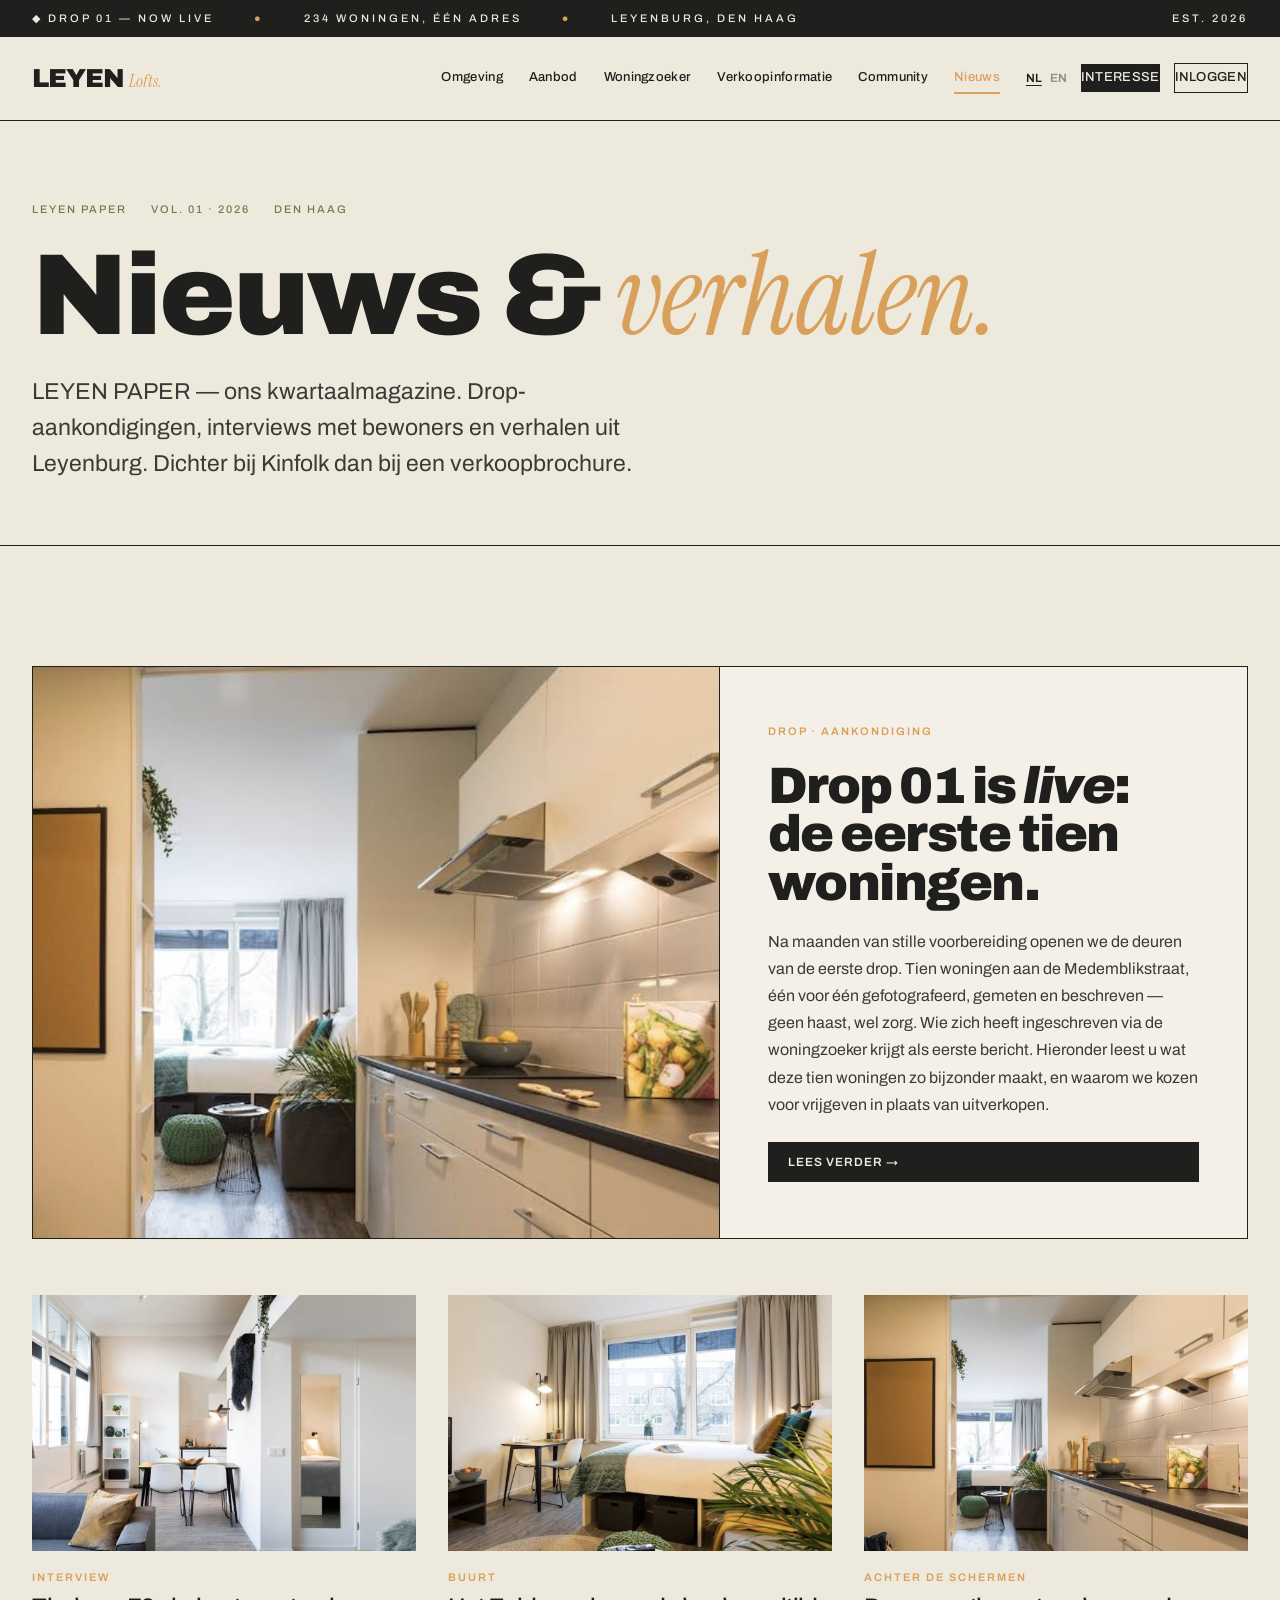
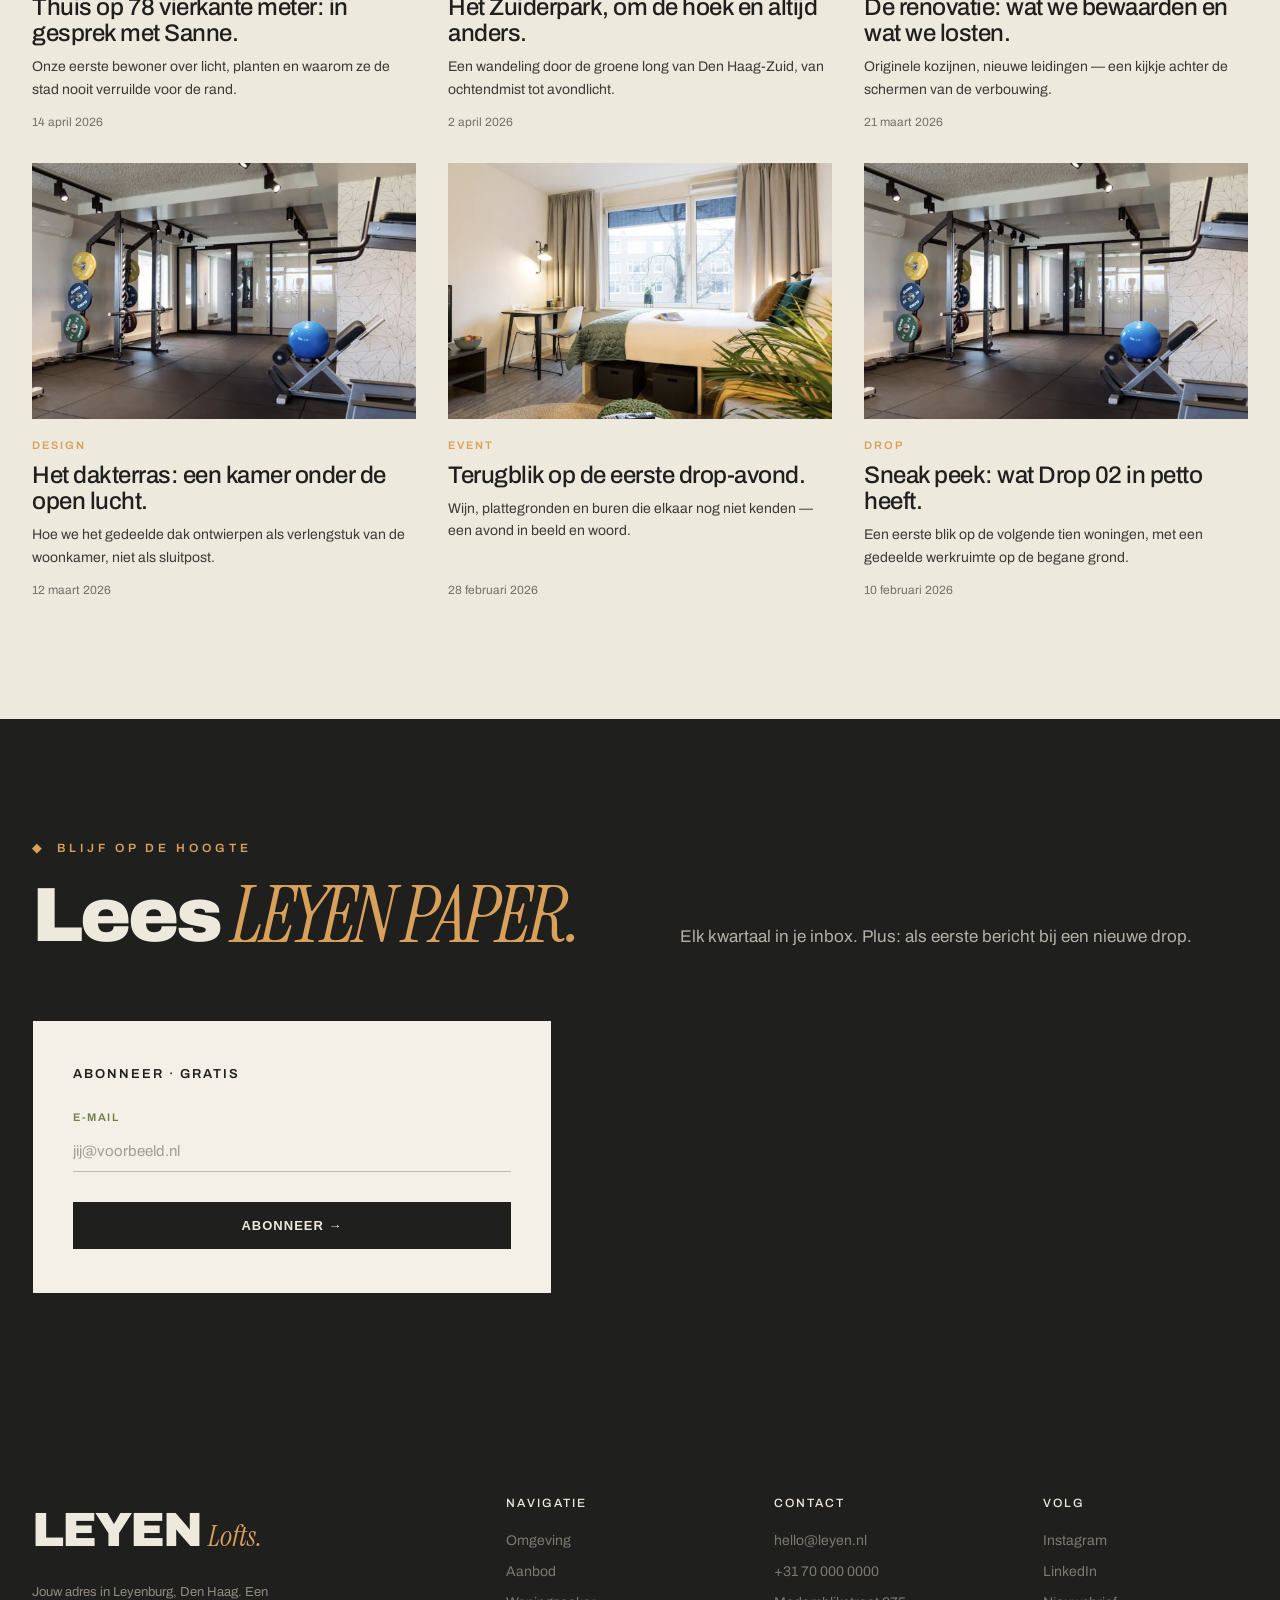
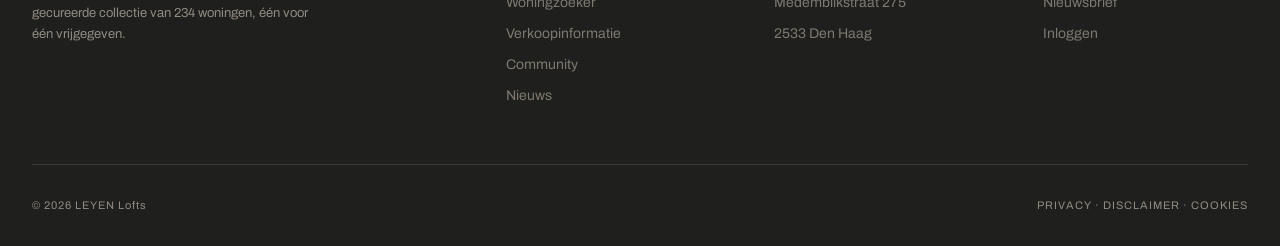
<file: nieuws.html>
<!DOCTYPE html>
<html lang="nl">
<head>
<meta charset="UTF-8">
<meta name="viewport" content="width=device-width, initial-scale=1.0">
<title>Nieuws — LEYEN Lofts · LEYEN PAPER</title>
<meta name="description" content="Nieuws en verhalen van LEYEN Lofts — drop-aankondigingen, interviews met bewoners en verhalen uit Leyenburg.">
<link rel="preconnect" href="https://fonts.googleapis.com">
<link rel="preconnect" href="https://fonts.gstatic.com" crossorigin>
<link href="https://fonts.googleapis.com/css2?family=Archivo:wght@300;400;500;700;900&family=Instrument+Serif:ital@0;1&display=swap" rel="stylesheet">
<link rel="stylesheet" href="assets/style.css">
</head>
<body>

<div class="ticker">
  <div class="ticker-marquee">
    <span>◆ DROP 01 — NOW LIVE</span>
    <span class="ticker-dot">●</span>
    <span>234 WONINGEN, ÉÉN ADRES</span>
    <span class="ticker-dot">●</span>
    <span>LEYENBURG, DEN HAAG</span>
  </div>
  <div class="ticker-marquee">
    <span>EST. 2026</span>
  </div>
</div>

<nav>
  <a class="logo" href="index.html">LEYEN<span class="logo-lofts">Lofts.</span></a>
  <button class="nav-toggle" aria-label="Menu openen"><span></span><span></span><span></span></button>
  <div class="nav-links">
    <a href="omgeving.html" data-page="omgeving.html">Omgeving</a>
    <a href="aanbod.html" data-page="aanbod.html">Aanbod</a>
    <a href="woningzoeker.html" data-page="woningzoeker.html">Woningzoeker</a>
    <a href="verkoopinformatie.html" data-page="verkoopinformatie.html">Verkoopinformatie</a>
    <a href="community.html" data-page="community.html">Community</a>
    <a href="nieuws.html" data-page="nieuws.html">Nieuws</a>
    <div class="nav-actions">
      <div class="lang"><span class="active">NL</span><span>EN</span></div>
      <a class="cta-nav" href="interesse.html">Interesse</a>
      <a class="btn-outline" href="inloggen.html">Inloggen</a>
    </div>
  </div>
</nav>

<section class="page-hero">
  <div class="page-hero-meta">
    <span>LEYEN PAPER</span>
    <span>VOL. 01 · 2026</span>
    <span>DEN HAAG</span>
  </div>
  <h1>Nieuws &amp; <em>verhalen.</em></h1>
  <p class="page-hero-intro">LEYEN PAPER — ons kwartaalmagazine. Drop-aankondigingen, interviews met bewoners en verhalen uit Leyenburg. Dichter bij Kinfolk dan bij een verkoopbrochure.</p>
</section>

<section class="section section-sand">
  <div class="news-feature">
    <div class="nf-img img-facade"></div>
    <div class="nf-text">
      <div class="news-cat">Drop · Aankondiging</div>
      <h2>Drop 01 is <em>live</em>: de eerste tien woningen.</h2>
      <p>Na maanden van stille voorbereiding openen we de deuren van de eerste drop. Tien woningen aan de Medemblikstraat, één voor één gefotografeerd, gemeten en beschreven — geen haast, wel zorg. Wie zich heeft ingeschreven via de woningzoeker krijgt als eerste bericht. Hieronder leest u wat deze tien woningen zo bijzonder maakt, en waarom we kozen voor vrijgeven in plaats van uitverkopen.</p>
      <a class="btn-ink" href="aanbod.html">Lees verder →</a>
    </div>
  </div>

  <div class="news-grid">
    <a class="news-card" href="#">
      <div class="news-thumb img-living"></div>
      <div class="news-cat">Interview</div>
      <h3>Thuis op 78 vierkante meter: in gesprek met Sanne.</h3>
      <p>Onze eerste bewoner over licht, planten en waarom ze de stad nooit verruilde voor de rand.</p>
      <span class="news-date">14 april 2026</span>
    </a>
    <a class="news-card" href="#">
      <div class="news-thumb img-bedroom"></div>
      <div class="news-cat">Buurt</div>
      <h3>Het Zuiderpark, om de hoek en altijd anders.</h3>
      <p>Een wandeling door de groene long van Den Haag-Zuid, van ochtendmist tot avondlicht.</p>
      <span class="news-date">2 april 2026</span>
    </a>
    <a class="news-card" href="#">
      <div class="news-thumb img-kitchen"></div>
      <div class="news-cat">Achter de schermen</div>
      <h3>De renovatie: wat we bewaarden en wat we losten.</h3>
      <p>Originele kozijnen, nieuwe leidingen — een kijkje achter de schermen van de verbouwing.</p>
      <span class="news-date">21 maart 2026</span>
    </a>
    <a class="news-card" href="#">
      <div class="news-thumb img-rooftop"></div>
      <div class="news-cat">Design</div>
      <h3>Het dakterras: een kamer onder de open lucht.</h3>
      <p>Hoe we het gedeelde dak ontwierpen als verlengstuk van de woonkamer, niet als sluitpost.</p>
      <span class="news-date">12 maart 2026</span>
    </a>
    <a class="news-card" href="#">
      <div class="news-thumb img-studio"></div>
      <div class="news-cat">Event</div>
      <h3>Terugblik op de eerste drop-avond.</h3>
      <p>Wijn, plattegronden en buren die elkaar nog niet kenden — een avond in beeld en woord.</p>
      <span class="news-date">28 februari 2026</span>
    </a>
    <a class="news-card" href="#">
      <div class="news-thumb img-gym"></div>
      <div class="news-cat">Drop</div>
      <h3>Sneak peek: wat Drop 02 in petto heeft.</h3>
      <p>Een eerste blik op de volgende tien woningen, met een gedeelde werkruimte op de begane grond.</p>
      <span class="news-date">10 februari 2026</span>
    </a>
  </div>
</section>

<section class="section section-ink">
  <div class="section-header-2">
    <div>
      <div class="eyebrow">Blijf op de hoogte</div>
      <h2 class="section-title">Lees <em>LEYEN PAPER.</em></h2>
    </div>
    <p class="lead">Elk kwartaal in je inbox. Plus: als eerste bericht bij een nieuwe drop.</p>
  </div>
  <div class="form-card" style="max-width:520px;">
    <h3>Abonneer · gratis</h3>
    <form data-demo data-success="Bedankt — je ontvangt LEYEN PAPER én bericht bij elke drop.">
      <div class="field">
        <label>E-mail</label>
        <input type="email" placeholder="jij@voorbeeld.nl" required>
      </div>
      <button type="submit">Abonneer →</button>
      <div class="form-msg"></div>
    </form>
  </div>
</section>

<footer>
  <div class="footer-grid">
    <div>
      <a class="footer-logo" href="index.html">LEYEN<span class="footer-lofts">Lofts.</span></a>
      <p class="footer-tagline">Jouw adres in Leyenburg, Den Haag. Een gecureerde collectie van 234 woningen, één voor één vrijgegeven.</p>
    </div>
    <div class="footer-col">
      <h4>Navigatie</h4>
      <a href="omgeving.html">Omgeving</a>
      <a href="aanbod.html">Aanbod</a>
      <a href="woningzoeker.html">Woningzoeker</a>
      <a href="verkoopinformatie.html">Verkoopinformatie</a>
      <a href="community.html">Community</a>
      <a href="nieuws.html">Nieuws</a>
    </div>
    <div class="footer-col">
      <h4>Contact</h4>
      <a href="mailto:hello@leyen.nl">hello@leyen.nl</a>
      <a href="tel:+31700000000">+31 70 000 0000</a>
      <a href="#">Medemblikstraat 275</a>
      <a href="#">2533 Den Haag</a>
    </div>
    <div class="footer-col">
      <h4>Volg</h4>
      <a href="#">Instagram</a>
      <a href="#">LinkedIn</a>
      <a href="interesse.html">Nieuwsbrief</a>
      <a href="inloggen.html">Inloggen</a>
    </div>
  </div>
  <div class="footer-bottom">
    <span>© 2026 LEYEN Lofts</span>
    <span>PRIVACY · DISCLAIMER · COOKIES</span>
  </div>
</footer>

<script src="assets/script.js"></script>
</body>
</html>
</file>
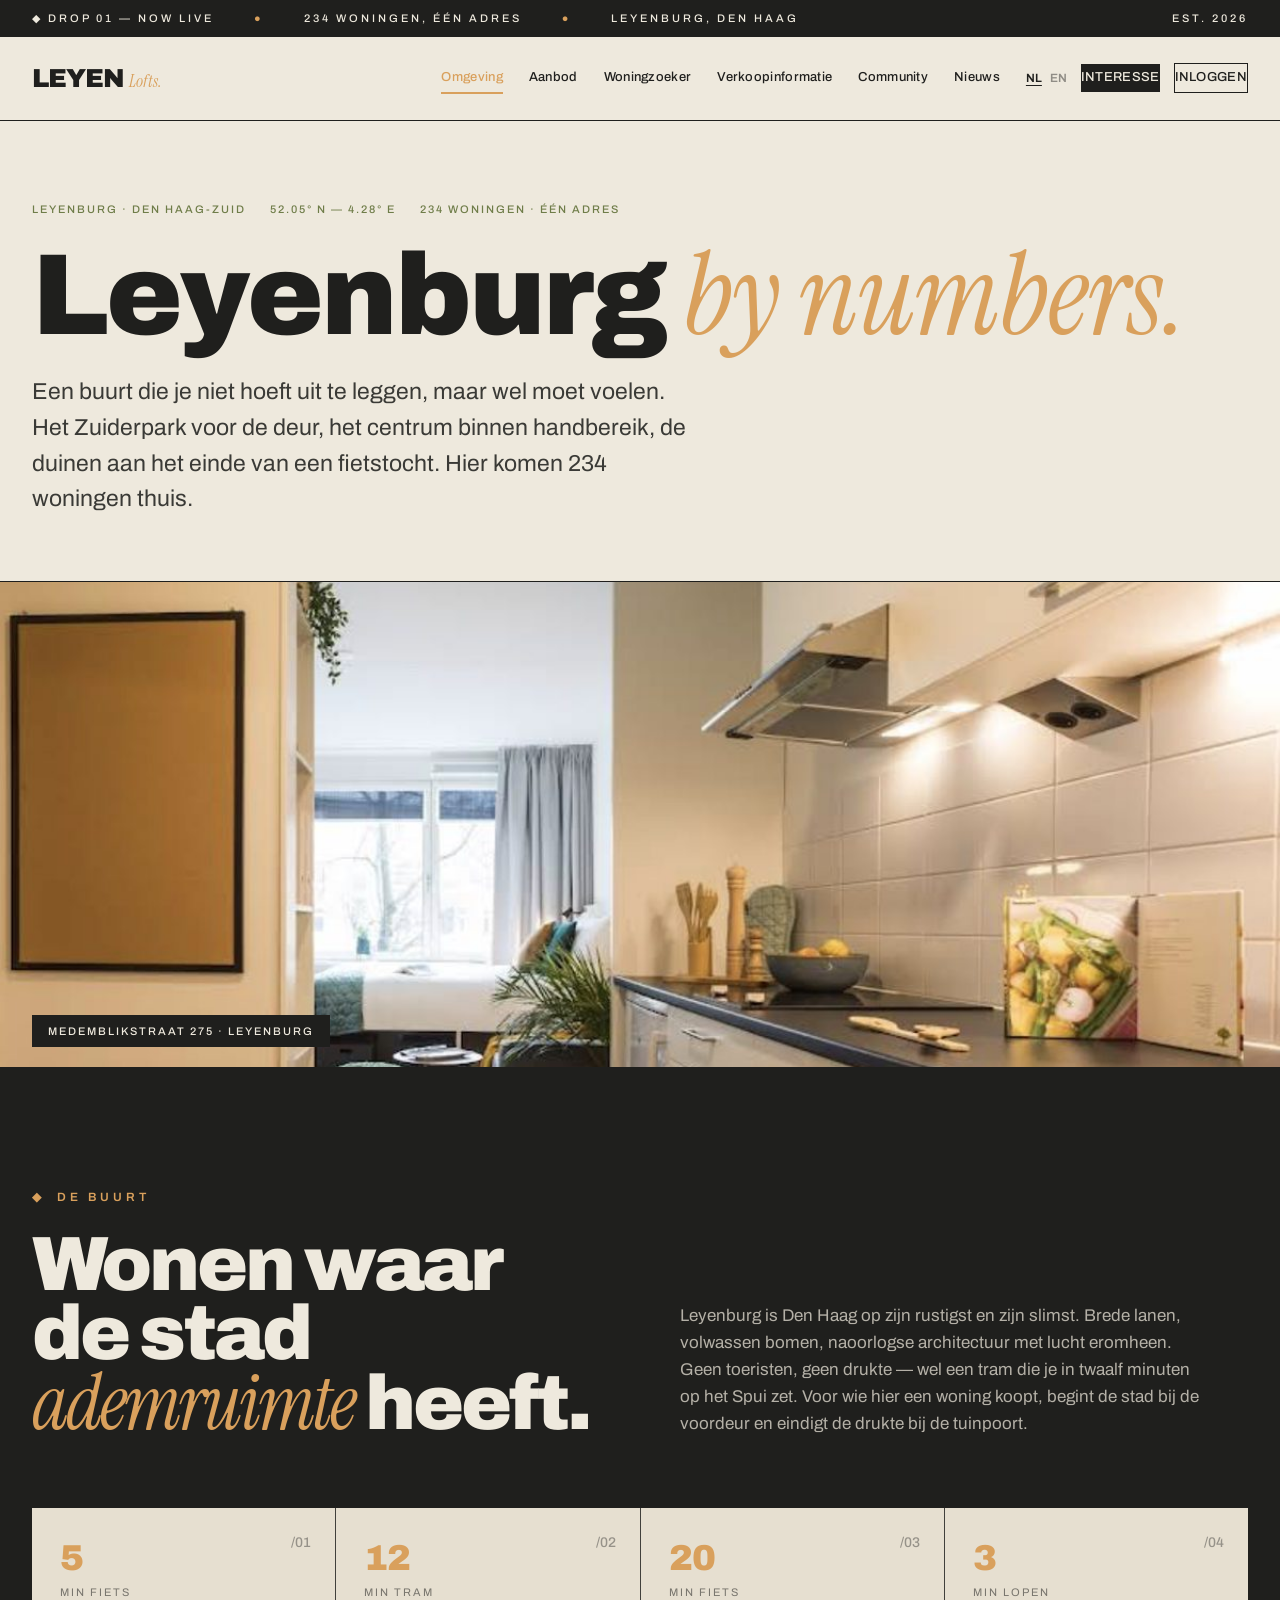
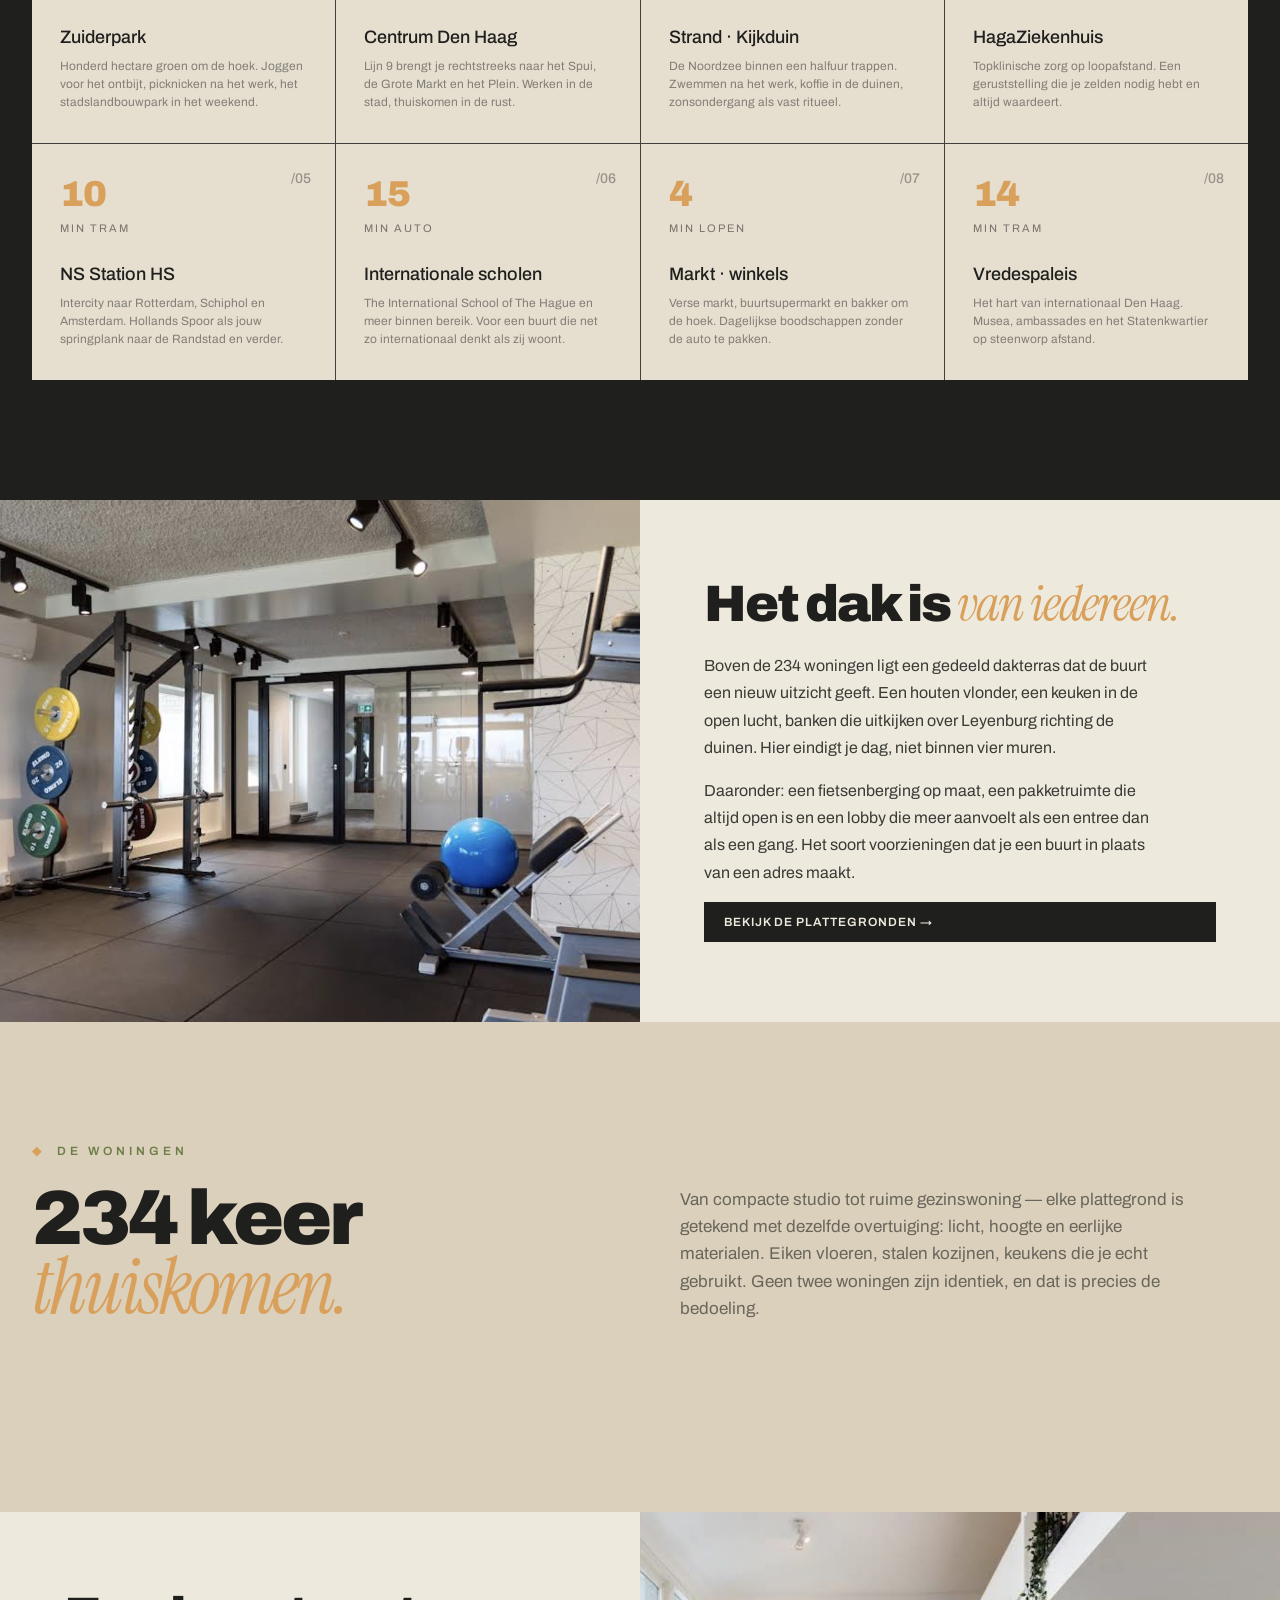
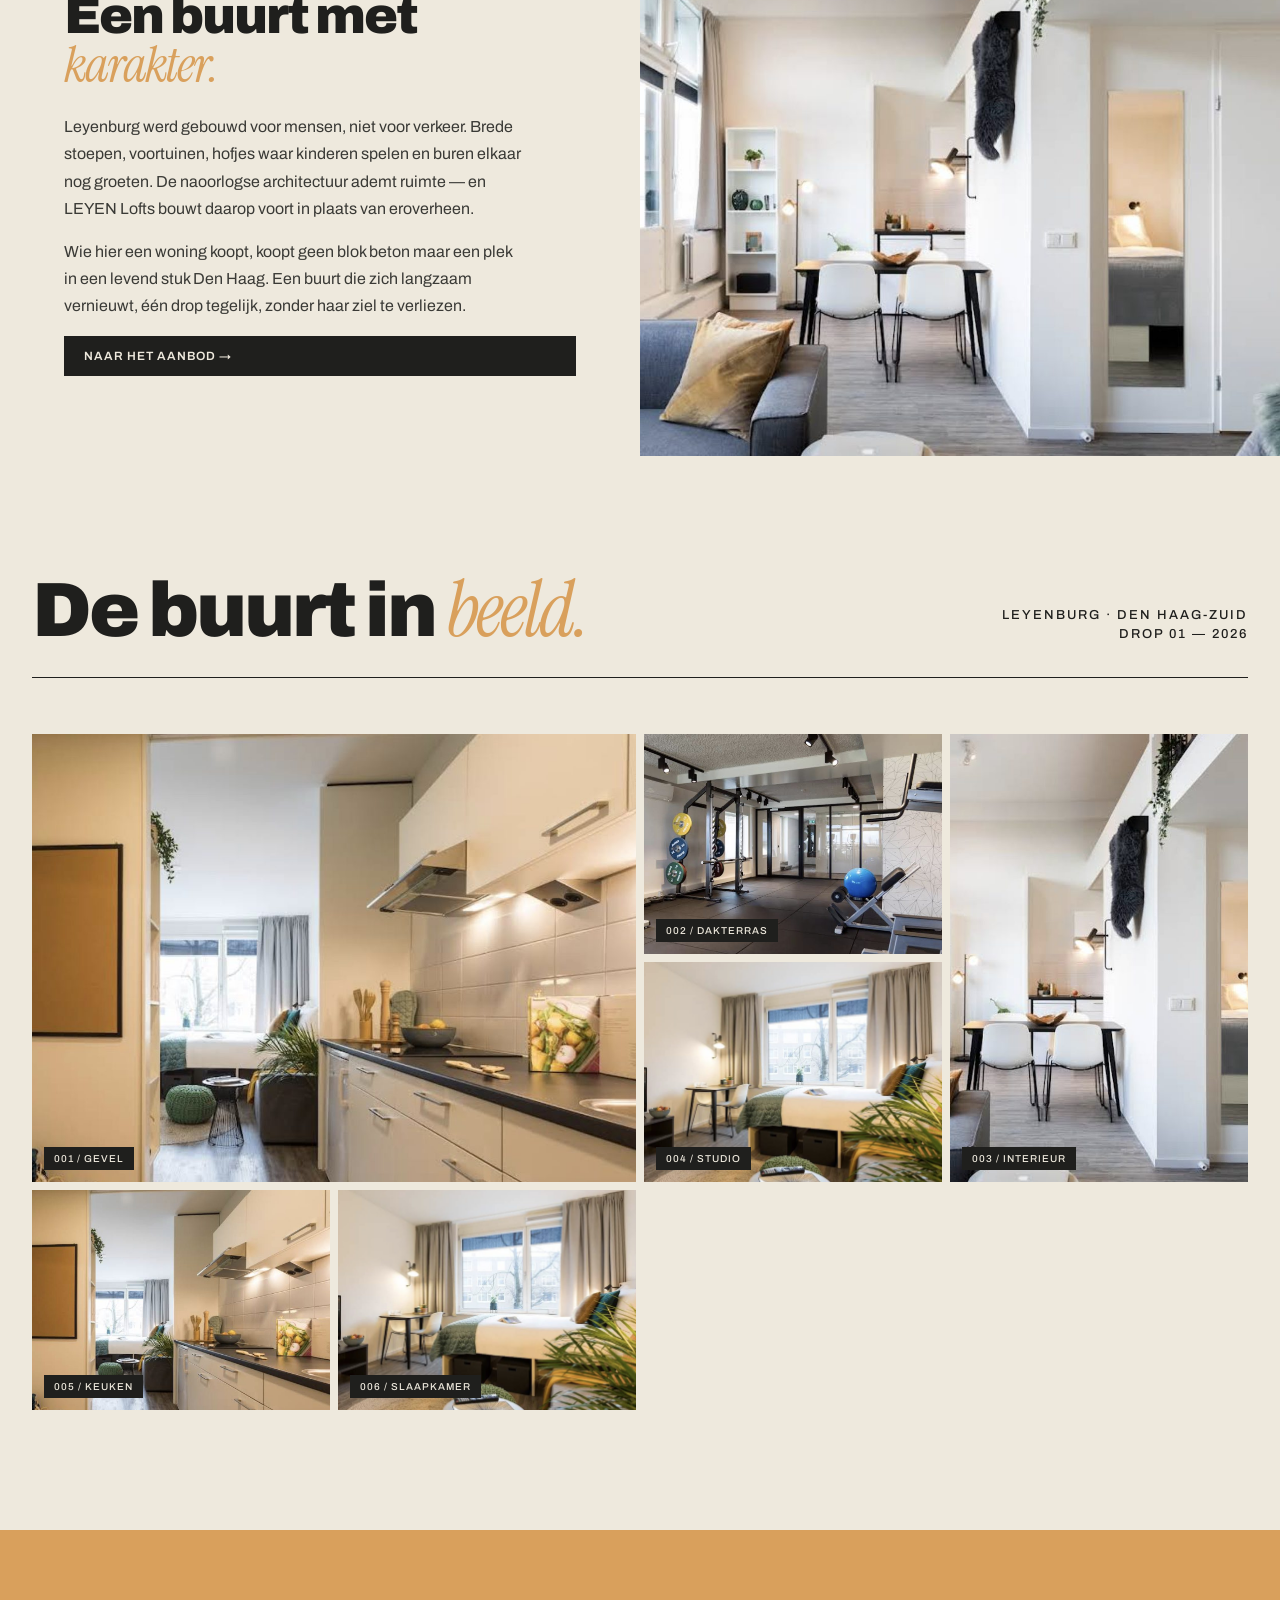
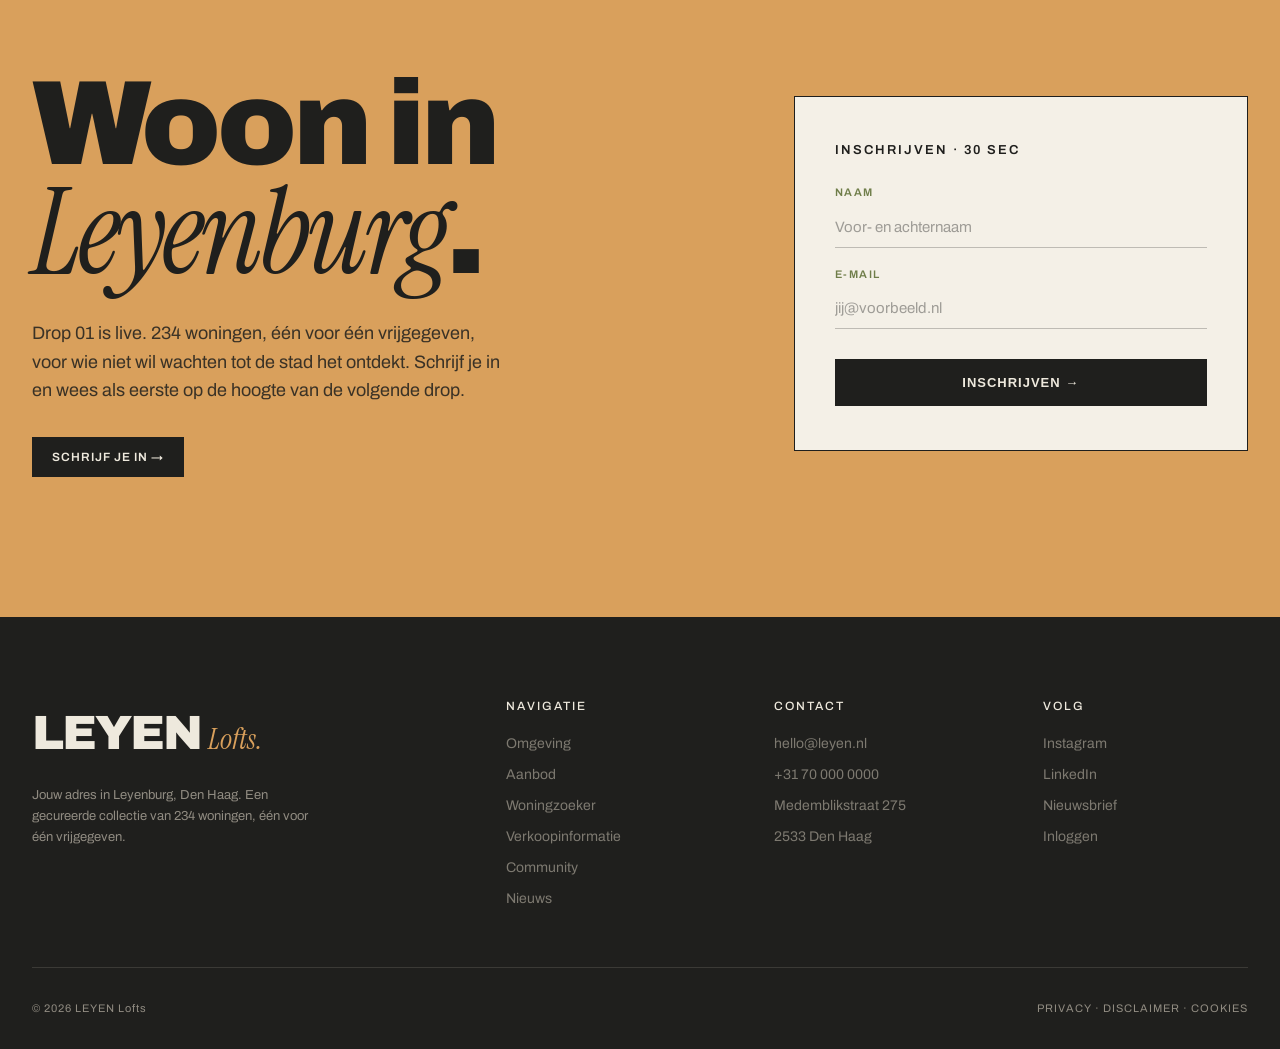
<file: omgeving.html>
<!DOCTYPE html>
<html lang="nl">
<head>
<meta charset="UTF-8">
<meta name="viewport" content="width=device-width, initial-scale=1.0">
<title>Omgeving — LEYEN Lofts · Leyenburg, Den Haag</title>
<meta name="description" content="Leyenburg, Den Haag-Zuid. Tussen het Zuiderpark, het centrum en de duinen. Ontdek de buurt rond LEYEN Lofts.">
<link rel="preconnect" href="https://fonts.googleapis.com">
<link rel="preconnect" href="https://fonts.gstatic.com" crossorigin>
<link href="https://fonts.googleapis.com/css2?family=Archivo:wght@300;400;500;700;900&family=Instrument+Serif:ital@0;1&display=swap" rel="stylesheet">
<link rel="stylesheet" href="assets/style.css">
</head>
<body>

<div class="ticker">
  <div class="ticker-marquee">
    <span>◆ DROP 01 — NOW LIVE</span>
    <span class="ticker-dot">●</span>
    <span>234 WONINGEN, ÉÉN ADRES</span>
    <span class="ticker-dot">●</span>
    <span>LEYENBURG, DEN HAAG</span>
  </div>
  <div class="ticker-marquee">
    <span>EST. 2026</span>
  </div>
</div>

<nav>
  <a class="logo" href="index.html">LEYEN<span class="logo-lofts">Lofts.</span></a>
  <button class="nav-toggle" aria-label="Menu openen"><span></span><span></span><span></span></button>
  <div class="nav-links">
    <a href="omgeving.html" data-page="omgeving.html">Omgeving</a>
    <a href="aanbod.html" data-page="aanbod.html">Aanbod</a>
    <a href="woningzoeker.html" data-page="woningzoeker.html">Woningzoeker</a>
    <a href="verkoopinformatie.html" data-page="verkoopinformatie.html">Verkoopinformatie</a>
    <a href="community.html" data-page="community.html">Community</a>
    <a href="nieuws.html" data-page="nieuws.html">Nieuws</a>
    <div class="nav-actions">
      <div class="lang"><span class="active">NL</span><span>EN</span></div>
      <a class="cta-nav" href="interesse.html">Interesse</a>
      <a class="btn-outline" href="inloggen.html">Inloggen</a>
    </div>
  </div>
</nav>

<section class="page-hero">
  <div class="page-hero-meta">
    <span>Leyenburg · Den Haag-Zuid</span>
    <span>52.05° N — 4.28° E</span>
    <span>234 woningen · één adres</span>
  </div>
  <h1>Leyenburg <em>by numbers.</em></h1>
  <p class="page-hero-intro">Een buurt die je niet hoeft uit te leggen, maar wel moet voelen. Het Zuiderpark voor de deur, het centrum binnen handbereik, de duinen aan het einde van een fietstocht. Hier komen 234 woningen thuis.</p>
</section>

<div class="hero-strip img-facade">
  <div class="hero-strip-label">Medemblikstraat 275 · Leyenburg</div>
</div>

<section class="section section-ink">
  <div class="section-header-2">
    <div>
      <div class="eyebrow">De buurt</div>
      <h2 class="section-title">Wonen waar de stad <em>ademruimte</em> heeft.</h2>
    </div>
    <p class="lead">Leyenburg is Den Haag op zijn rustigst en zijn slimst. Brede lanen, volwassen bomen, naoorlogse architectuur met lucht eromheen. Geen toeristen, geen drukte — wel een tram die je in twaalf minuten op het Spui zet. Voor wie hier een woning koopt, begint de stad bij de voordeur en eindigt de drukte bij de tuinpoort.</p>
  </div>
  <div class="map-grid">
    <div class="map-cell">
      <div class="map-cell-num">/01</div>
      <div class="map-cell-dist">5</div>
      <div class="map-cell-unit">min fiets</div>
      <div class="map-cell-title">Zuiderpark</div>
      <div class="map-cell-desc">Honderd hectare groen om de hoek. Joggen voor het ontbijt, picknicken na het werk, het stadslandbouwpark in het weekend.</div>
    </div>
    <div class="map-cell">
      <div class="map-cell-num">/02</div>
      <div class="map-cell-dist">12</div>
      <div class="map-cell-unit">min tram</div>
      <div class="map-cell-title">Centrum Den Haag</div>
      <div class="map-cell-desc">Lijn 9 brengt je rechtstreeks naar het Spui, de Grote Markt en het Plein. Werken in de stad, thuiskomen in de rust.</div>
    </div>
    <div class="map-cell">
      <div class="map-cell-num">/03</div>
      <div class="map-cell-dist">20</div>
      <div class="map-cell-unit">min fiets</div>
      <div class="map-cell-title">Strand · Kijkduin</div>
      <div class="map-cell-desc">De Noordzee binnen een halfuur trappen. Zwemmen na het werk, koffie in de duinen, zonsondergang als vast ritueel.</div>
    </div>
    <div class="map-cell">
      <div class="map-cell-num">/04</div>
      <div class="map-cell-dist">3</div>
      <div class="map-cell-unit">min lopen</div>
      <div class="map-cell-title">HagaZiekenhuis</div>
      <div class="map-cell-desc">Topklinische zorg op loopafstand. Een geruststelling die je zelden nodig hebt en altijd waardeert.</div>
    </div>
    <div class="map-cell">
      <div class="map-cell-num">/05</div>
      <div class="map-cell-dist">10</div>
      <div class="map-cell-unit">min tram</div>
      <div class="map-cell-title">NS Station HS</div>
      <div class="map-cell-desc">Intercity naar Rotterdam, Schiphol en Amsterdam. Hollands Spoor als jouw springplank naar de Randstad en verder.</div>
    </div>
    <div class="map-cell">
      <div class="map-cell-num">/06</div>
      <div class="map-cell-dist">15</div>
      <div class="map-cell-unit">min auto</div>
      <div class="map-cell-title">Internationale scholen</div>
      <div class="map-cell-desc">The International School of The Hague en meer binnen bereik. Voor een buurt die net zo internationaal denkt als zij woont.</div>
    </div>
    <div class="map-cell">
      <div class="map-cell-num">/07</div>
      <div class="map-cell-dist">4</div>
      <div class="map-cell-unit">min lopen</div>
      <div class="map-cell-title">Markt · winkels</div>
      <div class="map-cell-desc">Verse markt, buurtsupermarkt en bakker om de hoek. Dagelijkse boodschappen zonder de auto te pakken.</div>
    </div>
    <div class="map-cell">
      <div class="map-cell-num">/08</div>
      <div class="map-cell-dist">14</div>
      <div class="map-cell-unit">min tram</div>
      <div class="map-cell-title">Vredespaleis</div>
      <div class="map-cell-desc">Het hart van internationaal Den Haag. Musea, ambassades en het Statenkwartier op steenworp afstand.</div>
    </div>
  </div>
</section>

<div class="feature-split">
  <div class="fs-img img-rooftop"></div>
  <div class="fs-text">
    <h2>Het dak is <em>van iedereen.</em></h2>
    <p>Boven de 234 woningen ligt een gedeeld dakterras dat de buurt een nieuw uitzicht geeft. Een houten vlonder, een keuken in de open lucht, banken die uitkijken over Leyenburg richting de duinen. Hier eindigt je dag, niet binnen vier muren.</p>
    <p>Daaronder: een fietsenberging op maat, een pakketruimte die altijd open is en een lobby die meer aanvoelt als een entree dan als een gang. Het soort voorzieningen dat je een buurt in plaats van een adres maakt.</p>
    <a class="btn-ink" href="interesse.html">Bekijk de plattegronden →</a>
  </div>
</div>

<section class="section section-bone">
  <div class="section-header-2">
    <div>
      <div class="eyebrow">De woningen</div>
      <h2 class="section-title">234 keer <em>thuiskomen.</em></h2>
    </div>
    <p class="lead">Van compacte studio tot ruime gezinswoning — elke plattegrond is getekend met dezelfde overtuiging: licht, hoogte en eerlijke materialen. Eiken vloeren, stalen kozijnen, keukens die je echt gebruikt. Geen twee woningen zijn identiek, en dat is precies de bedoeling.</p>
  </div>
</section>

<div class="feature-split">
  <div class="fs-text">
    <h2>Een buurt met <em>karakter.</em></h2>
    <p>Leyenburg werd gebouwd voor mensen, niet voor verkeer. Brede stoepen, voortuinen, hofjes waar kinderen spelen en buren elkaar nog groeten. De naoorlogse architectuur ademt ruimte — en LEYEN Lofts bouwt daarop voort in plaats van eroverheen.</p>
    <p>Wie hier een woning koopt, koopt geen blok beton maar een plek in een levend stuk Den Haag. Een buurt die zich langzaam vernieuwt, één drop tegelijk, zonder haar ziel te verliezen.</p>
    <a class="btn-ink" href="aanbod.html">Naar het aanbod →</a>
  </div>
  <div class="fs-img img-living"></div>
</div>

<section class="section section-sand">
  <div class="gallery-header">
    <h2 class="section-title">De buurt in <em>beeld.</em></h2>
    <div class="gallery-meta">Leyenburg · Den Haag-Zuid<br>Drop 01 — 2026</div>
  </div>
  <div class="gallery-grid">
    <div class="gallery-item img-facade large-h">
      <div class="gallery-item-label">001 / gevel</div>
    </div>
    <div class="gallery-item img-rooftop">
      <div class="gallery-item-label">002 / dakterras</div>
    </div>
    <div class="gallery-item img-living large-v">
      <div class="gallery-item-label">003 / interieur</div>
    </div>
    <div class="gallery-item img-studio">
      <div class="gallery-item-label">004 / studio</div>
    </div>
    <div class="gallery-item img-kitchen">
      <div class="gallery-item-label">005 / keuken</div>
    </div>
    <div class="gallery-item img-bedroom">
      <div class="gallery-item-label">006 / slaapkamer</div>
    </div>
  </div>
</section>

<section class="cta-section">
  <div class="cta-grid">
    <div>
      <h2>Woon in <em>Leyenburg</em>.</h2>
      <p>Drop 01 is live. 234 woningen, één voor één vrijgegeven, voor wie niet wil wachten tot de stad het ontdekt. Schrijf je in en wees als eerste op de hoogte van de volgende drop.</p>
      <a class="btn-ink" href="interesse.html">Schrijf je in →</a>
    </div>
    <div class="form-card">
      <h3>Inschrijven · 30 sec</h3>
      <form data-demo>
        <div class="field"><label>Naam</label><input type="text" placeholder="Voor- en achternaam" required></div>
        <div class="field"><label>E-mail</label><input type="email" placeholder="jij@voorbeeld.nl" required></div>
        <button type="submit">Inschrijven →</button>
        <div class="form-msg"></div>
      </form>
    </div>
  </div>
</section>

<footer>
  <div class="footer-grid">
    <div>
      <a class="footer-logo" href="index.html">LEYEN<span class="footer-lofts">Lofts.</span></a>
      <p class="footer-tagline">Jouw adres in Leyenburg, Den Haag. Een gecureerde collectie van 234 woningen, één voor één vrijgegeven.</p>
    </div>
    <div class="footer-col">
      <h4>Navigatie</h4>
      <a href="omgeving.html">Omgeving</a>
      <a href="aanbod.html">Aanbod</a>
      <a href="woningzoeker.html">Woningzoeker</a>
      <a href="verkoopinformatie.html">Verkoopinformatie</a>
      <a href="community.html">Community</a>
      <a href="nieuws.html">Nieuws</a>
    </div>
    <div class="footer-col">
      <h4>Contact</h4>
      <a href="mailto:hello@leyen.nl">hello@leyen.nl</a>
      <a href="tel:+31700000000">+31 70 000 0000</a>
      <a href="#">Medemblikstraat 275</a>
      <a href="#">2533 Den Haag</a>
    </div>
    <div class="footer-col">
      <h4>Volg</h4>
      <a href="#">Instagram</a>
      <a href="#">LinkedIn</a>
      <a href="interesse.html">Nieuwsbrief</a>
      <a href="inloggen.html">Inloggen</a>
    </div>
  </div>
  <div class="footer-bottom">
    <span>© 2026 LEYEN Lofts</span>
    <span>PRIVACY · DISCLAIMER · COOKIES</span>
  </div>
</footer>

<script src="assets/script.js"></script>
</body>
</html>
</file>
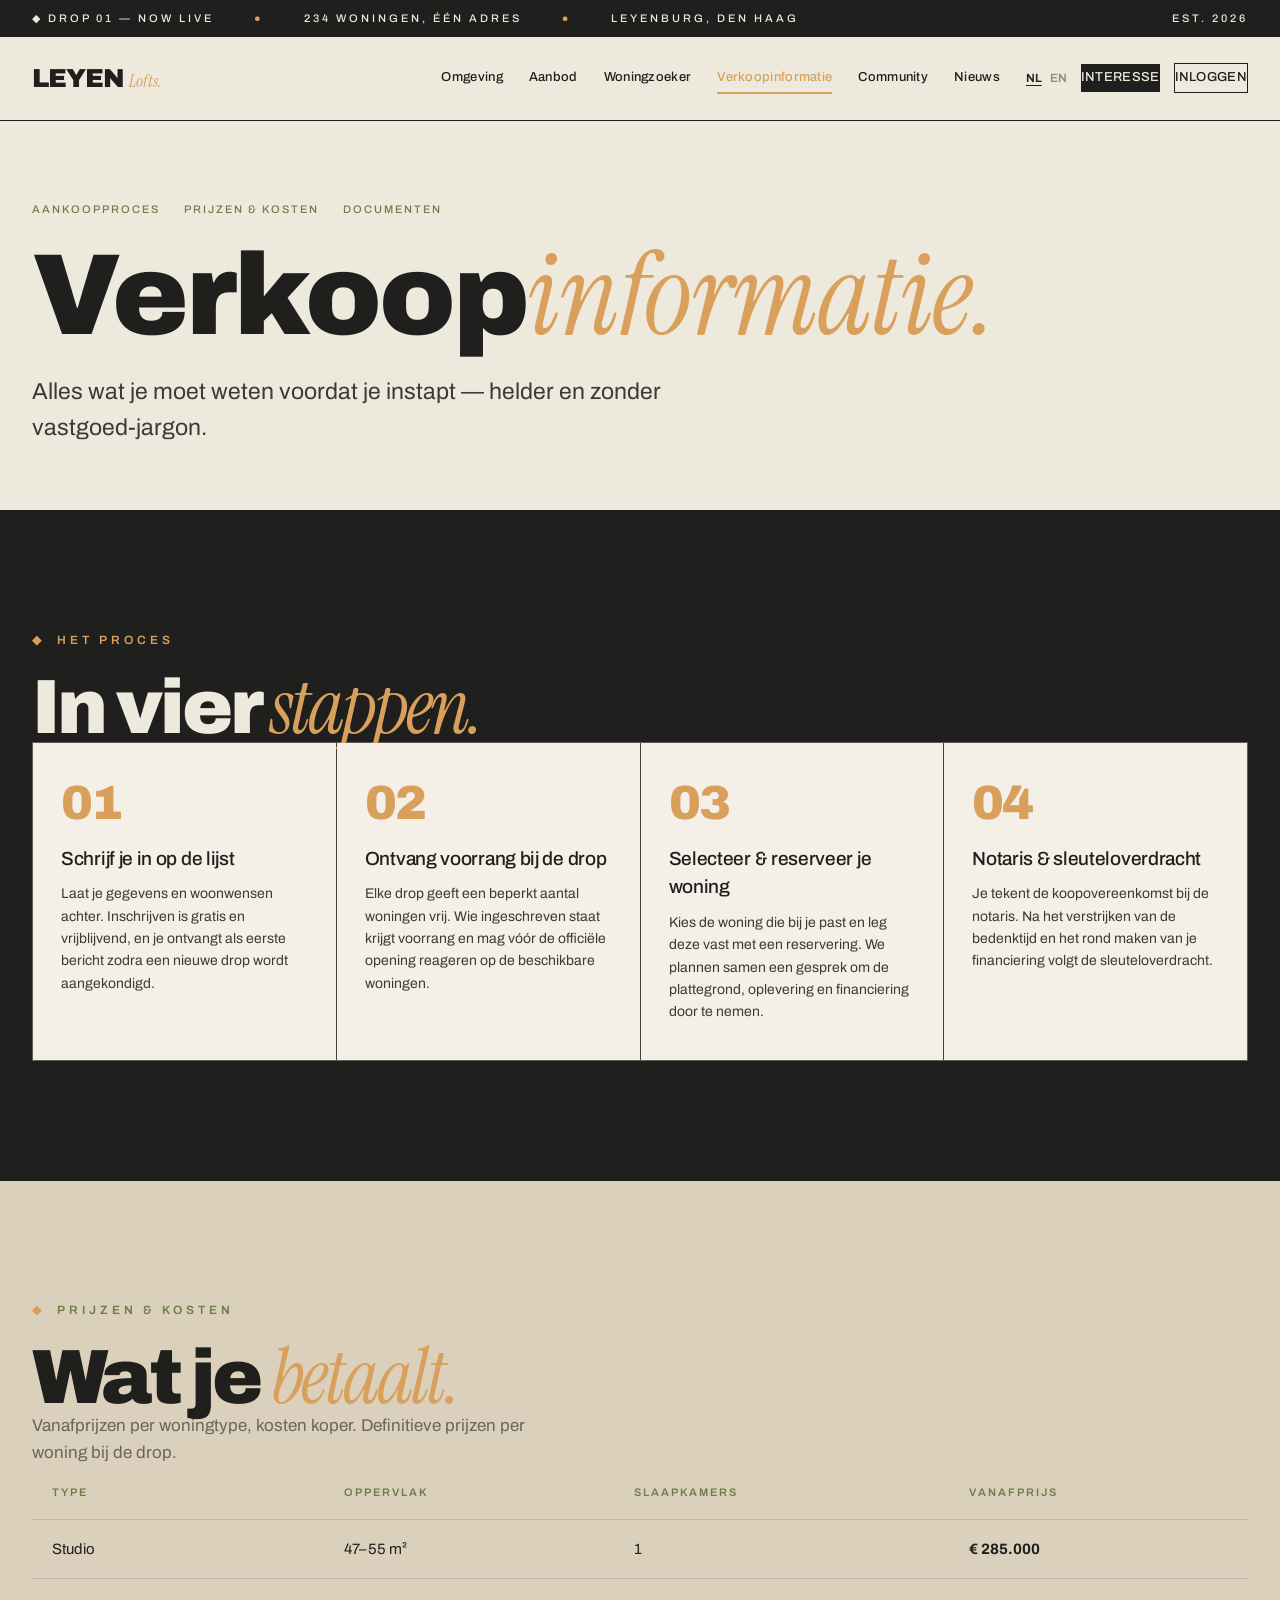
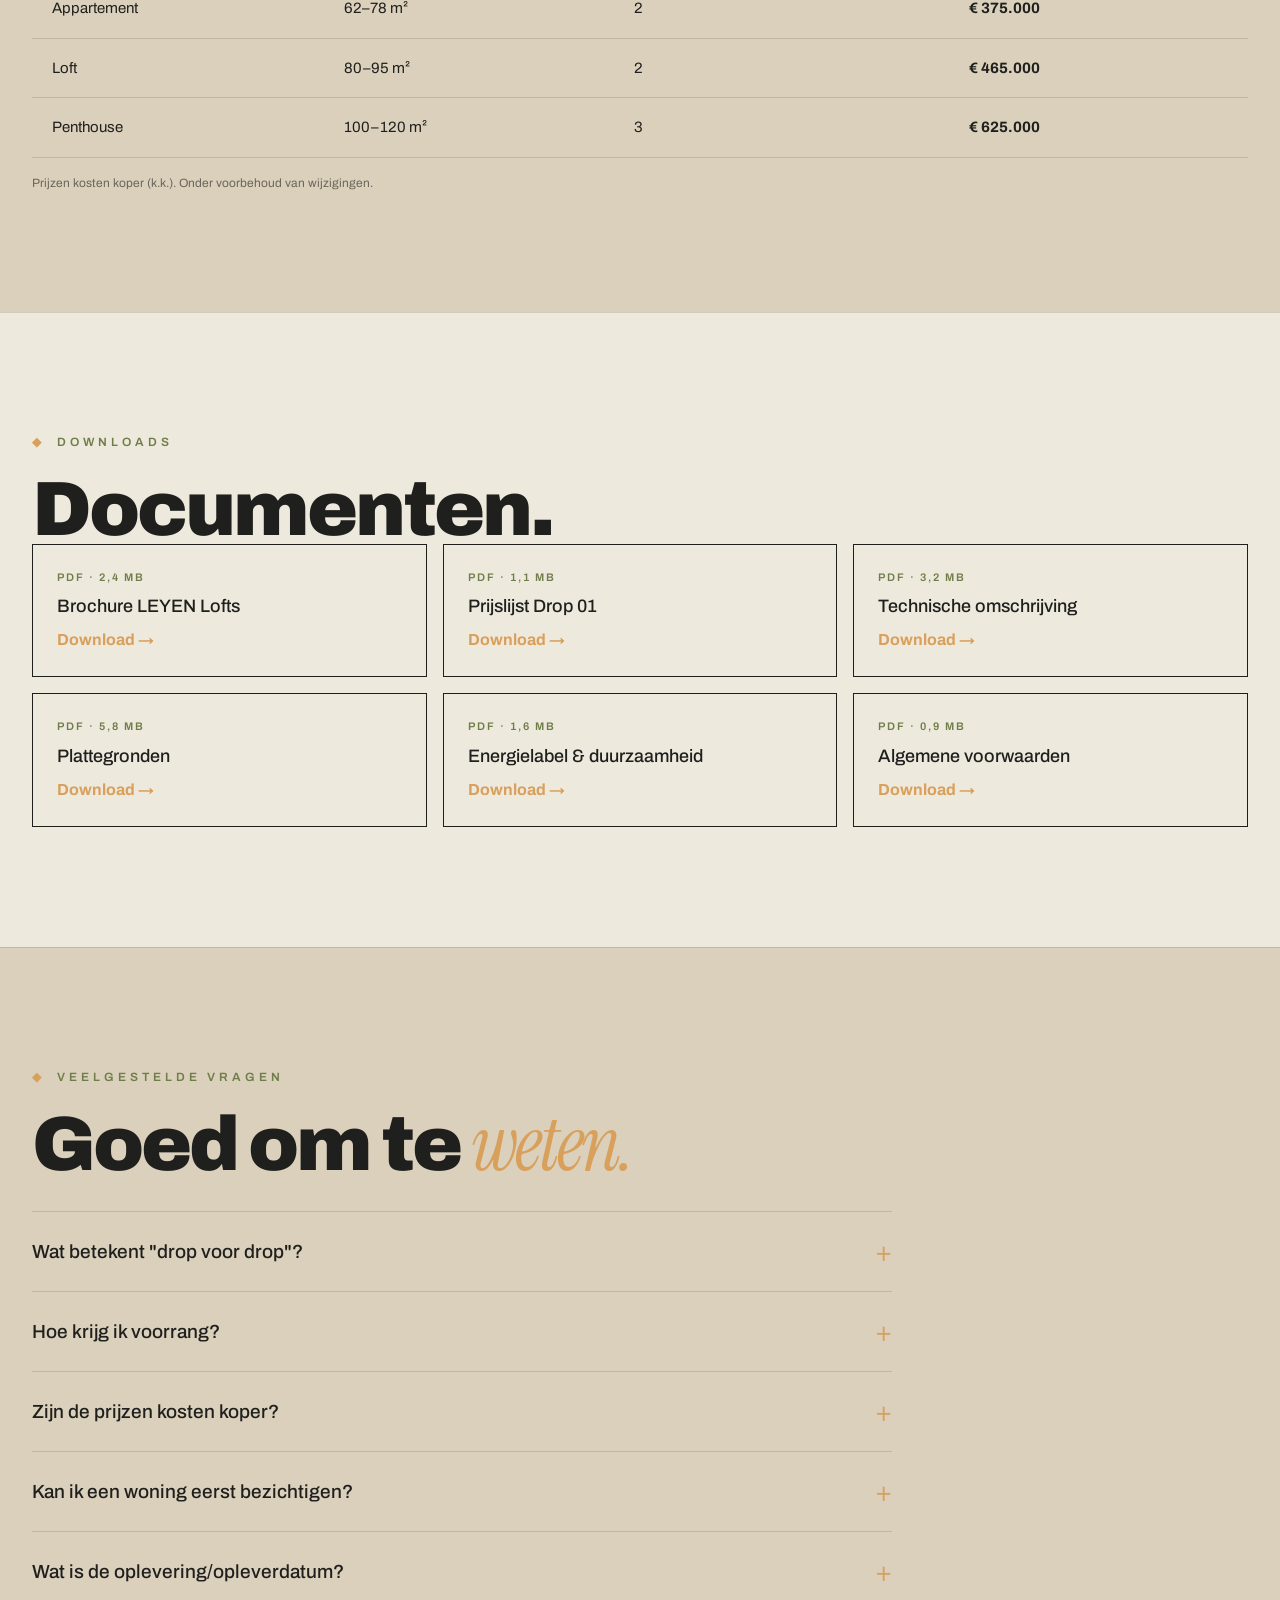
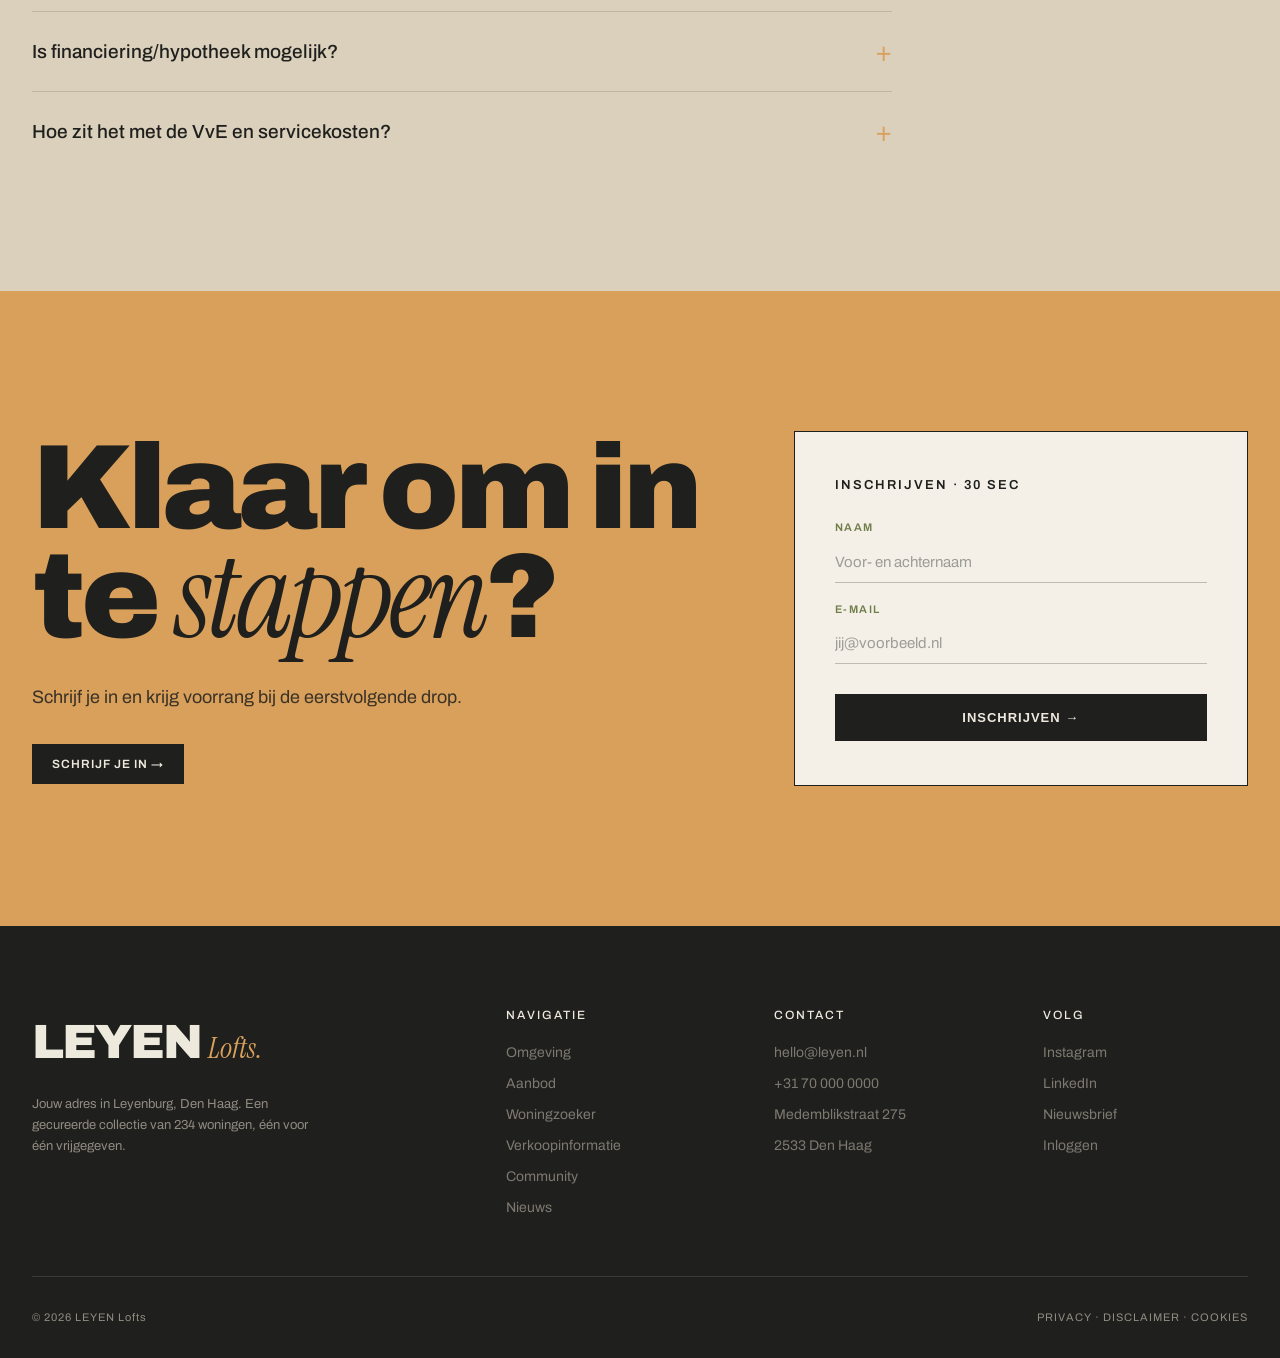
<file: verkoopinformatie.html>
<!DOCTYPE html>
<html lang="nl">
<head>
<meta charset="UTF-8">
<meta name="viewport" content="width=device-width, initial-scale=1.0">
<title>Verkoopinformatie — LEYEN Lofts</title>
<meta name="description" content="Verkoopinformatie LEYEN Lofts: het aankoopproces, prijzen, kosten, documenten en veelgestelde vragen.">
<link rel="preconnect" href="https://fonts.googleapis.com">
<link rel="preconnect" href="https://fonts.gstatic.com" crossorigin>
<link href="https://fonts.googleapis.com/css2?family=Archivo:wght@300;400;500;700;900&family=Instrument+Serif:ital@0;1&display=swap" rel="stylesheet">
<link rel="stylesheet" href="assets/style.css">
</head>
<body>

<div class="ticker">
  <div class="ticker-marquee">
    <span>◆ DROP 01 — NOW LIVE</span>
    <span class="ticker-dot">●</span>
    <span>234 WONINGEN, ÉÉN ADRES</span>
    <span class="ticker-dot">●</span>
    <span>LEYENBURG, DEN HAAG</span>
  </div>
  <div class="ticker-marquee">
    <span>EST. 2026</span>
  </div>
</div>

<nav>
  <a class="logo" href="index.html">LEYEN<span class="logo-lofts">Lofts.</span></a>
  <button class="nav-toggle" aria-label="Menu openen"><span></span><span></span><span></span></button>
  <div class="nav-links">
    <a href="omgeving.html" data-page="omgeving.html">Omgeving</a>
    <a href="aanbod.html" data-page="aanbod.html">Aanbod</a>
    <a href="woningzoeker.html" data-page="woningzoeker.html">Woningzoeker</a>
    <a href="verkoopinformatie.html" data-page="verkoopinformatie.html">Verkoopinformatie</a>
    <a href="community.html" data-page="community.html">Community</a>
    <a href="nieuws.html" data-page="nieuws.html">Nieuws</a>
    <div class="nav-actions">
      <div class="lang"><span class="active">NL</span><span>EN</span></div>
      <a class="cta-nav" href="interesse.html">Interesse</a>
      <a class="btn-outline" href="inloggen.html">Inloggen</a>
    </div>
  </div>
</nav>

<section class="page-hero">
  <div class="page-hero-meta">
    <span>AANKOOPPROCES</span>
    <span>PRIJZEN &amp; KOSTEN</span>
    <span>DOCUMENTEN</span>
  </div>
  <h1>Verkoop&shy;<em>informatie.</em></h1>
  <p class="page-hero-intro">Alles wat je moet weten voordat je instapt — helder en zonder vastgoed-jargon.</p>
</section>

<section class="section section-ink">
  <div class="eyebrow">Het proces</div>
  <h2 class="section-title">In vier <em>stappen.</em></h2>
  <div class="steps">
    <div class="step">
      <div class="step-num">01</div>
      <h4>Schrijf je in op de lijst</h4>
      <p>Laat je gegevens en woonwensen achter. Inschrijven is gratis en vrijblijvend, en je ontvangt als eerste bericht zodra een nieuwe drop wordt aangekondigd.</p>
    </div>
    <div class="step">
      <div class="step-num">02</div>
      <h4>Ontvang voorrang bij de drop</h4>
      <p>Elke drop geeft een beperkt aantal woningen vrij. Wie ingeschreven staat krijgt voorrang en mag vóór de officiële opening reageren op de beschikbare woningen.</p>
    </div>
    <div class="step">
      <div class="step-num">03</div>
      <h4>Selecteer &amp; reserveer je woning</h4>
      <p>Kies de woning die bij je past en leg deze vast met een reservering. We plannen samen een gesprek om de plattegrond, oplevering en financiering door te nemen.</p>
    </div>
    <div class="step">
      <div class="step-num">04</div>
      <h4>Notaris &amp; sleuteloverdracht</h4>
      <p>Je tekent de koopovereenkomst bij de notaris. Na het verstrijken van de bedenktijd en het rond maken van je financiering volgt de sleuteloverdracht.</p>
    </div>
  </div>
</section>

<section class="section section-bone">
  <div class="eyebrow">Prijzen &amp; kosten</div>
  <h2 class="section-title">Wat je <em>betaalt.</em></h2>
  <p class="lead">Vanafprijzen per woningtype, kosten koper. Definitieve prijzen per woning bij de drop.</p>
  <table class="price-table">
    <thead>
      <tr>
        <th>Type</th>
        <th>Oppervlak</th>
        <th>Slaapkamers</th>
        <th>Vanafprijs</th>
      </tr>
    </thead>
    <tbody>
      <tr>
        <td>Studio</td>
        <td>47–55 m²</td>
        <td>1</td>
        <td class="price">€ 285.000</td>
      </tr>
      <tr>
        <td>Appartement</td>
        <td>62–78 m²</td>
        <td>2</td>
        <td class="price">€ 375.000</td>
      </tr>
      <tr>
        <td>Loft</td>
        <td>80–95 m²</td>
        <td>2</td>
        <td class="price">€ 465.000</td>
      </tr>
      <tr>
        <td>Penthouse</td>
        <td>100–120 m²</td>
        <td>3</td>
        <td class="price">€ 625.000</td>
      </tr>
    </tbody>
  </table>
  <p class="form-note">Prijzen kosten koper (k.k.). Onder voorbehoud van wijzigingen.</p>
</section>

<section class="section section-sand">
  <div class="eyebrow">Downloads</div>
  <h2 class="section-title">Documenten.</h2>
  <div class="doc-list">
    <a class="doc-card" href="#">
      <span class="doc-type">PDF · 2,4 MB</span>
      <span class="doc-name">Brochure LEYEN Lofts</span>
      <span class="doc-arrow">Download →</span>
    </a>
    <a class="doc-card" href="#">
      <span class="doc-type">PDF · 1,1 MB</span>
      <span class="doc-name">Prijslijst Drop 01</span>
      <span class="doc-arrow">Download →</span>
    </a>
    <a class="doc-card" href="#">
      <span class="doc-type">PDF · 3,2 MB</span>
      <span class="doc-name">Technische omschrijving</span>
      <span class="doc-arrow">Download →</span>
    </a>
    <a class="doc-card" href="#">
      <span class="doc-type">PDF · 5,8 MB</span>
      <span class="doc-name">Plattegronden</span>
      <span class="doc-arrow">Download →</span>
    </a>
    <a class="doc-card" href="#">
      <span class="doc-type">PDF · 1,6 MB</span>
      <span class="doc-name">Energielabel &amp; duurzaamheid</span>
      <span class="doc-arrow">Download →</span>
    </a>
    <a class="doc-card" href="#">
      <span class="doc-type">PDF · 0,9 MB</span>
      <span class="doc-name">Algemene voorwaarden</span>
      <span class="doc-arrow">Download →</span>
    </a>
  </div>
</section>

<section class="section section-bone">
  <div class="eyebrow">Veelgestelde vragen</div>
  <h2 class="section-title">Goed om te <em>weten.</em></h2>
  <div style="margin-top:32px; max-width:860px;">
    <div class="faq-item">
      <button class="faq-q">Wat betekent "drop voor drop"?</button>
      <div class="faq-a"><p>De 234 woningen van LEYEN Lofts komen niet in één keer op de markt, maar in opeenvolgende drops. Elke drop geeft een beperkte selectie woningen vrij, zodat het aanbod overzichtelijk blijft en iedereen rustig de tijd heeft om de juiste keuze te maken.</p></div>
    </div>
    <div class="faq-item">
      <button class="faq-q">Hoe krijg ik voorrang?</button>
      <div class="faq-a"><p>Door je gratis in te schrijven op de lijst. Ingeschrevenen ontvangen als eerste bericht over een aankomende drop en mogen vóór de officiële opening reageren op de beschikbare woningen.</p></div>
    </div>
    <div class="faq-item">
      <button class="faq-q">Zijn de prijzen kosten koper?</button>
      <div class="faq-a"><p>Ja. Alle genoemde prijzen zijn kosten koper (k.k.). Dat betekent dat bijkomende kosten zoals overdrachtsbelasting en notariskosten voor rekening van de koper komen. De vermelde bedragen zijn vanafprijzen; de definitieve prijs per woning maken we bekend bij de drop.</p></div>
    </div>
    <div class="faq-item">
      <button class="faq-q">Kan ik een woning eerst bezichtigen?</button>
      <div class="faq-a"><p>Zeker. Voorafgaand aan en tijdens een drop organiseren we bezichtigingen en kijkmomenten in de modelwoning. Ingeschrevenen ontvangen hiervoor automatisch een uitnodiging.</p></div>
    </div>
    <div class="faq-item">
      <button class="faq-q">Wat is de oplevering/opleverdatum?</button>
      <div class="faq-a"><p>De verwachte oplevering verschilt per drop en woningtype. De actuele opleverprognose vind je in de technische omschrijving en wordt bij elke drop opnieuw bevestigd. We houden je gedurende het hele traject op de hoogte van de planning.</p></div>
    </div>
    <div class="faq-item">
      <button class="faq-q">Is financiering/hypotheek mogelijk?</button>
      <div class="faq-a"><p>Ja. De meeste kopers financieren hun woning met een hypotheek. We denken graag met je mee en kunnen je in contact brengen met een onafhankelijk hypotheekadviseur om je mogelijkheden vrijblijvend in kaart te brengen.</p></div>
    </div>
    <div class="faq-item">
      <button class="faq-q">Hoe zit het met de VvE en servicekosten?</button>
      <div class="faq-a"><p>Voor het gebouw wordt een Vereniging van Eigenaren (VvE) opgericht. Als eigenaar ben je hiervan automatisch lid en betaal je maandelijkse servicekosten voor onderhoud, verzekering en de gemeenschappelijke ruimtes. De verwachte bijdrage per woning vind je in de verkoopdocumentatie.</p></div>
    </div>
  </div>
</section>

<section class="cta-section">
  <div class="cta-grid">
    <div>
      <h2>Klaar om in te <em>stappen</em>?</h2>
      <p>Schrijf je in en krijg voorrang bij de eerstvolgende drop.</p>
      <a class="btn-ink" href="interesse.html">Schrijf je in →</a>
    </div>
    <div class="form-card">
      <h3>Inschrijven · 30 sec</h3>
      <form data-demo>
        <div class="field"><label>Naam</label><input type="text" placeholder="Voor- en achternaam" required></div>
        <div class="field"><label>E-mail</label><input type="email" placeholder="jij@voorbeeld.nl" required></div>
        <button type="submit">Inschrijven →</button>
        <div class="form-msg"></div>
      </form>
    </div>
  </div>
</section>

<footer>
  <div class="footer-grid">
    <div>
      <a class="footer-logo" href="index.html">LEYEN<span class="footer-lofts">Lofts.</span></a>
      <p class="footer-tagline">Jouw adres in Leyenburg, Den Haag. Een gecureerde collectie van 234 woningen, één voor één vrijgegeven.</p>
    </div>
    <div class="footer-col">
      <h4>Navigatie</h4>
      <a href="omgeving.html">Omgeving</a>
      <a href="aanbod.html">Aanbod</a>
      <a href="woningzoeker.html">Woningzoeker</a>
      <a href="verkoopinformatie.html">Verkoopinformatie</a>
      <a href="community.html">Community</a>
      <a href="nieuws.html">Nieuws</a>
    </div>
    <div class="footer-col">
      <h4>Contact</h4>
      <a href="mailto:hello@leyen.nl">hello@leyen.nl</a>
      <a href="tel:+31700000000">+31 70 000 0000</a>
      <a href="#">Medemblikstraat 275</a>
      <a href="#">2533 Den Haag</a>
    </div>
    <div class="footer-col">
      <h4>Volg</h4>
      <a href="#">Instagram</a>
      <a href="#">LinkedIn</a>
      <a href="interesse.html">Nieuwsbrief</a>
      <a href="inloggen.html">Inloggen</a>
    </div>
  </div>
  <div class="footer-bottom">
    <span>© 2026 LEYEN Lofts</span>
    <span>PRIVACY · DISCLAIMER · COOKIES</span>
  </div>
</footer>

<script src="assets/script.js"></script>
</body>
</html>
</file>
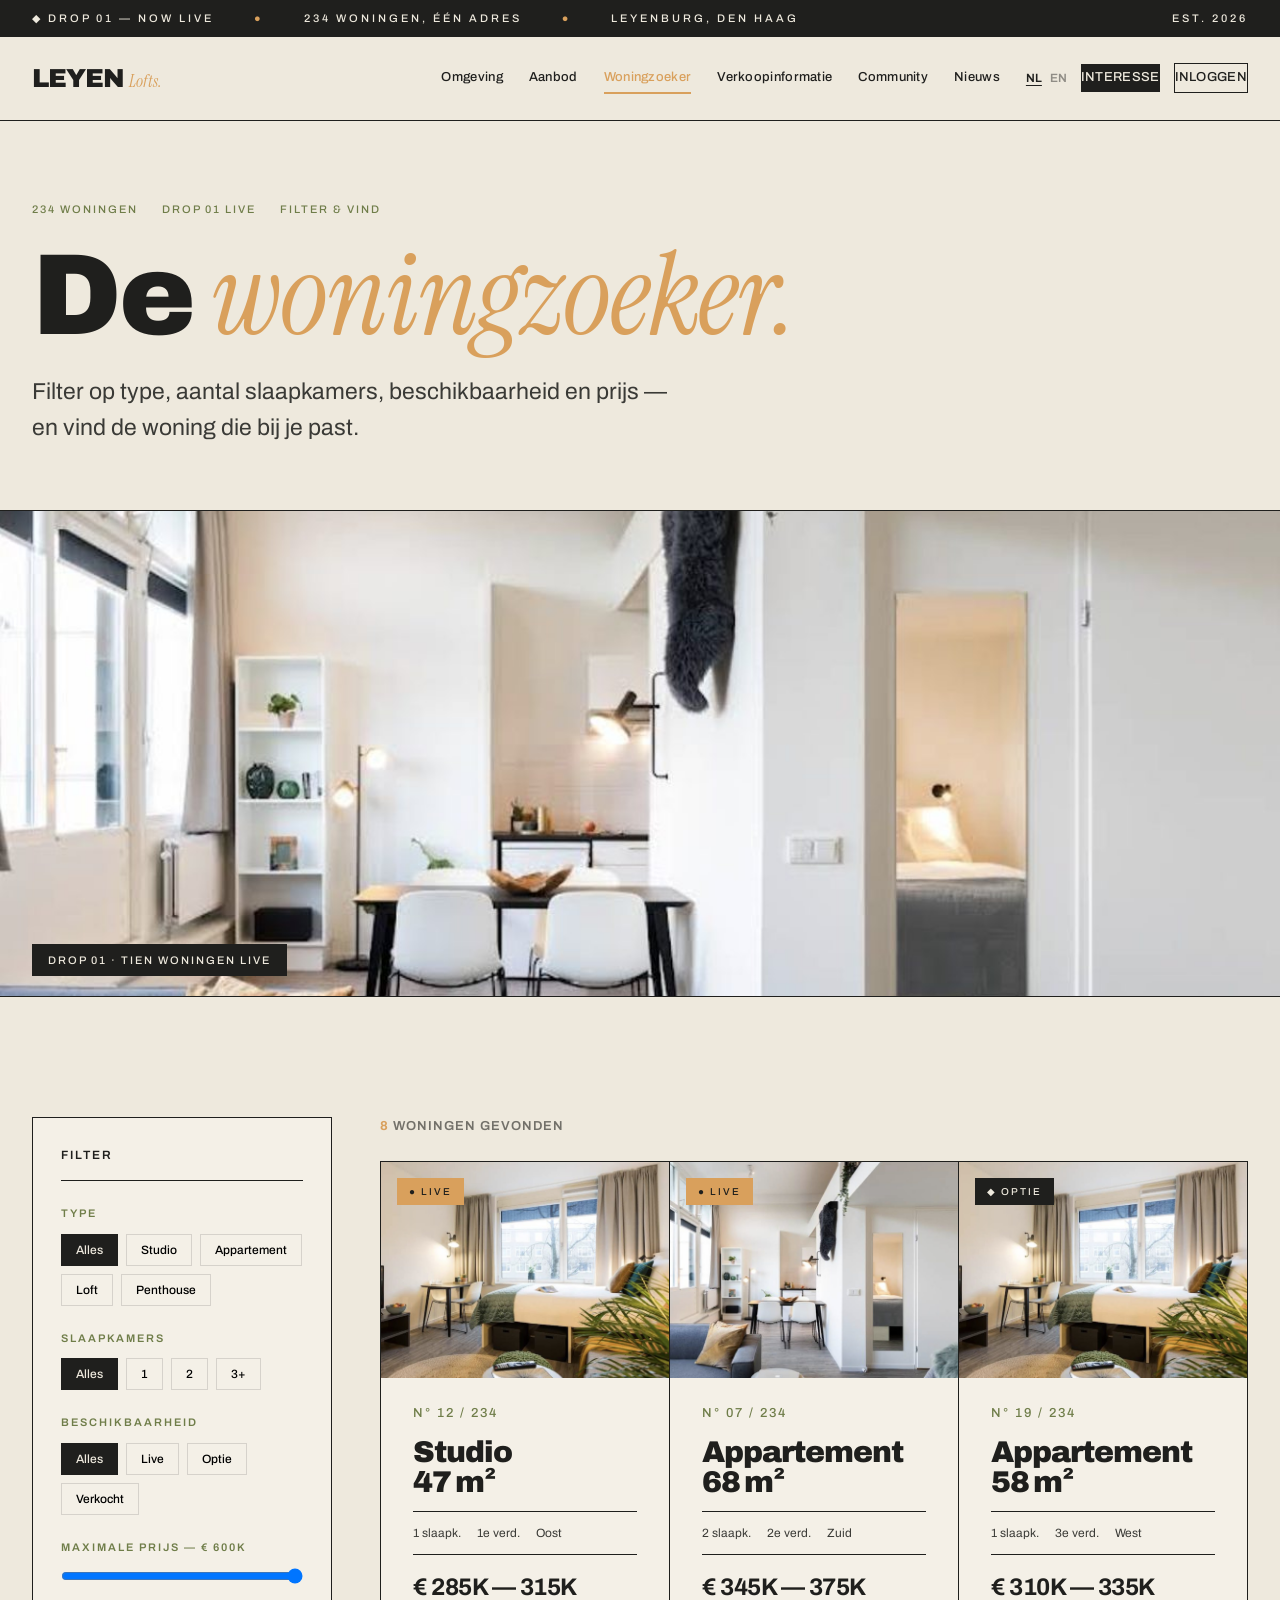
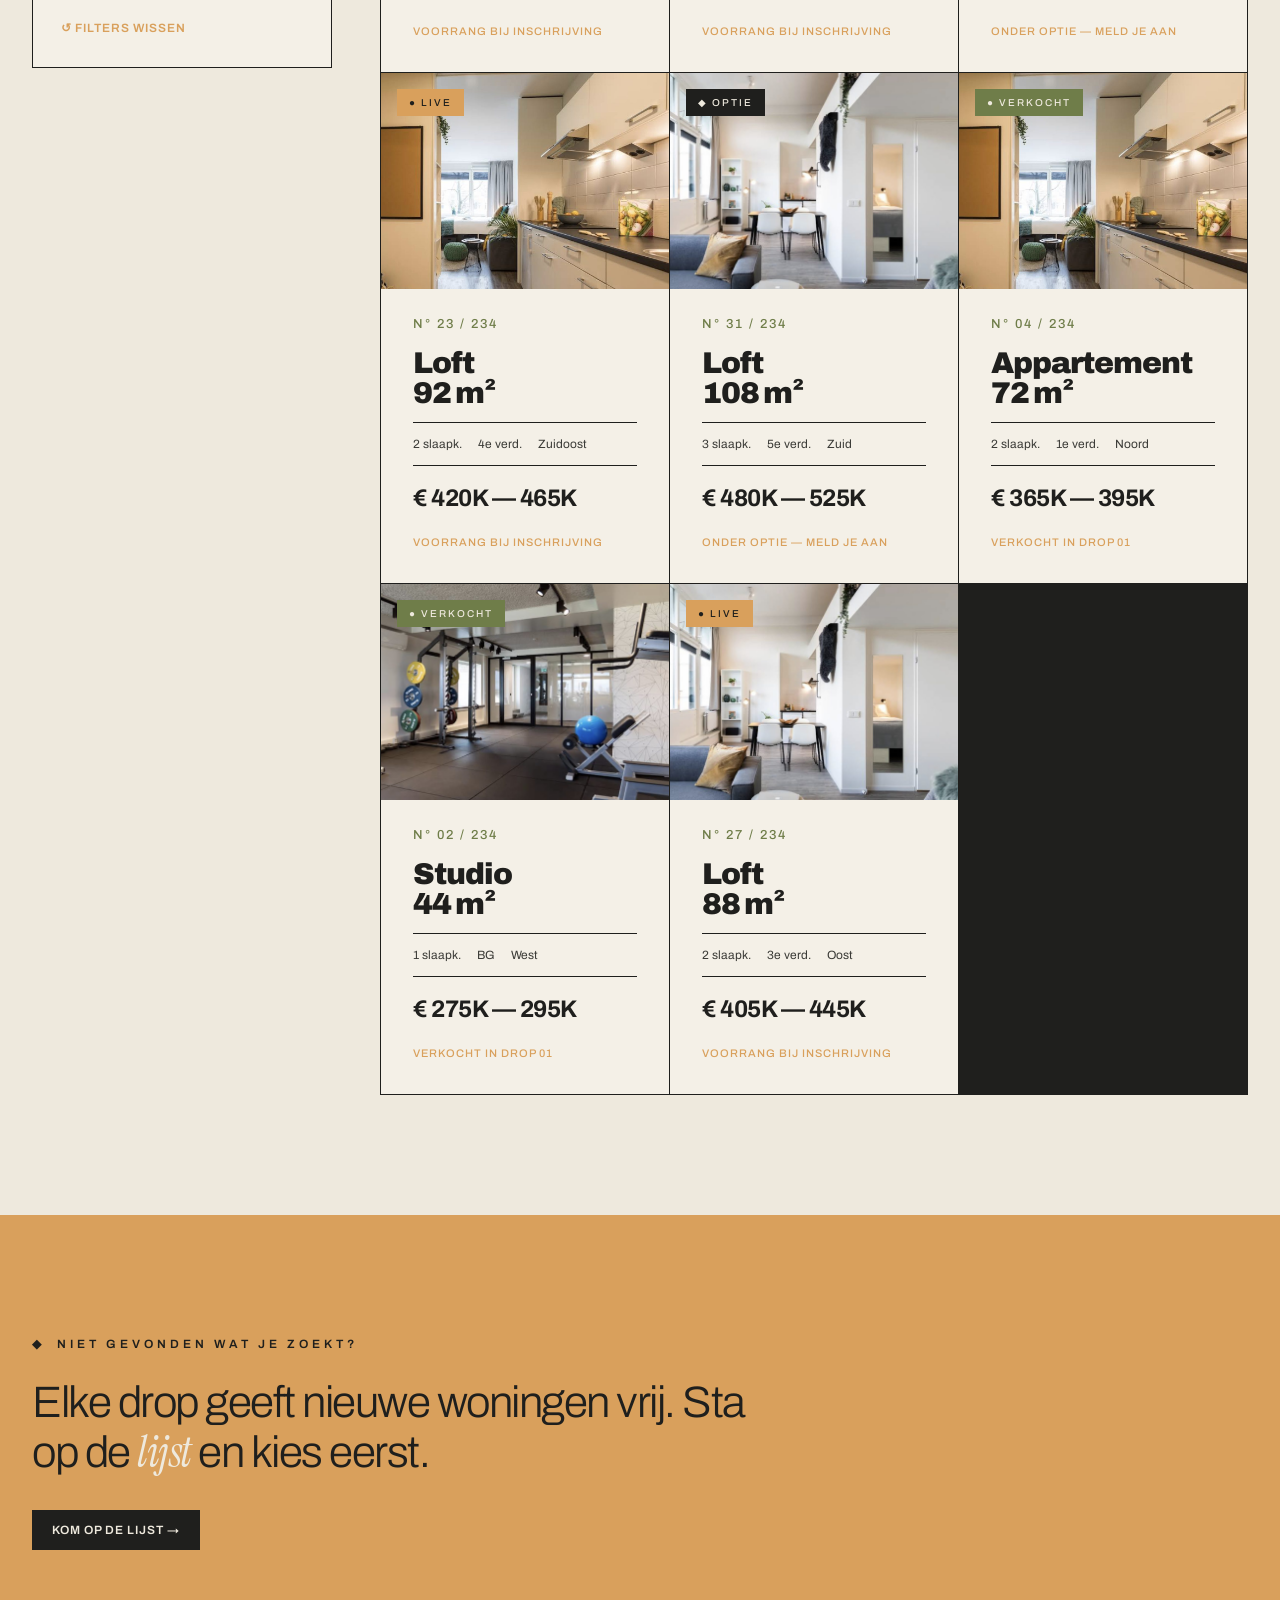
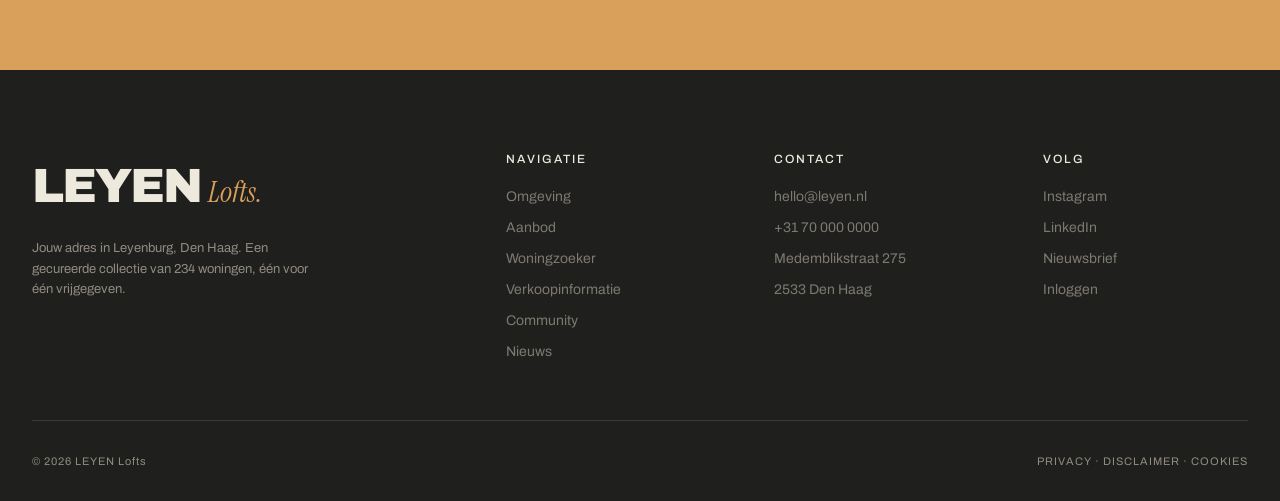
<file: woningzoeker.html>
<!DOCTYPE html>
<html lang="nl">
<head>
<meta charset="UTF-8">
<meta name="viewport" content="width=device-width, initial-scale=1.0">
<title>Woningzoeker — LEYEN Lofts</title>
<meta name="description" content="Vind jouw woning bij LEYEN Lofts. Filter op type, slaapkamers, beschikbaarheid en prijs.">
<link rel="preconnect" href="https://fonts.googleapis.com">
<link rel="preconnect" href="https://fonts.gstatic.com" crossorigin>
<link href="https://fonts.googleapis.com/css2?family=Archivo:wght@300;400;500;700;900&family=Instrument+Serif:ital@0;1&display=swap" rel="stylesheet">
<link rel="stylesheet" href="assets/style.css">
</head>
<body>

<div class="ticker">
  <div class="ticker-marquee">
    <span>◆ DROP 01 — NOW LIVE</span>
    <span class="ticker-dot">●</span>
    <span>234 WONINGEN, ÉÉN ADRES</span>
    <span class="ticker-dot">●</span>
    <span>LEYENBURG, DEN HAAG</span>
  </div>
  <div class="ticker-marquee">
    <span>EST. 2026</span>
  </div>
</div>

<nav>
  <a class="logo" href="index.html">LEYEN<span class="logo-lofts">Lofts.</span></a>
  <button class="nav-toggle" aria-label="Menu openen"><span></span><span></span><span></span></button>
  <div class="nav-links">
    <a href="omgeving.html" data-page="omgeving.html">Omgeving</a>
    <a href="aanbod.html" data-page="aanbod.html">Aanbod</a>
    <a href="woningzoeker.html" data-page="woningzoeker.html">Woningzoeker</a>
    <a href="verkoopinformatie.html" data-page="verkoopinformatie.html">Verkoopinformatie</a>
    <a href="community.html" data-page="community.html">Community</a>
    <a href="nieuws.html" data-page="nieuws.html">Nieuws</a>
    <div class="nav-actions">
      <div class="lang"><span class="active">NL</span><span>EN</span></div>
      <a class="cta-nav" href="interesse.html">Interesse</a>
      <a class="btn-outline" href="inloggen.html">Inloggen</a>
    </div>
  </div>
</nav>

<section class="page-hero">
  <div class="page-hero-meta"><span>234 WONINGEN</span><span>DROP 01 LIVE</span><span>FILTER & VIND</span></div>
  <h1>De <em>woningzoeker.</em></h1>
  <p class="page-hero-intro">Filter op type, aantal slaapkamers, beschikbaarheid en prijs — en vind de woning die bij je past.</p>
</section>

<div class="hero-strip img-living">
  <div class="hero-strip-label">Drop 01 · tien woningen live</div>
</div>

<section class="section section-sand">
  <div class="finder-layout">

    <aside class="filter-panel">
      <h3>Filter</h3>

      <div class="filter-group">
        <label>Type</label>
        <div class="chip-row">
          <button class="chip active" data-group="type" data-value="all">Alles</button>
          <button class="chip" data-group="type" data-value="studio">Studio</button>
          <button class="chip" data-group="type" data-value="appartement">Appartement</button>
          <button class="chip" data-group="type" data-value="loft">Loft</button>
          <button class="chip" data-group="type" data-value="penthouse">Penthouse</button>
        </div>
      </div>

      <div class="filter-group">
        <label>Slaapkamers</label>
        <div class="chip-row">
          <button class="chip active" data-group="beds" data-value="all">Alles</button>
          <button class="chip" data-group="beds" data-value="1">1</button>
          <button class="chip" data-group="beds" data-value="2">2</button>
          <button class="chip" data-group="beds" data-value="3">3+</button>
        </div>
      </div>

      <div class="filter-group">
        <label>Beschikbaarheid</label>
        <div class="chip-row">
          <button class="chip active" data-group="status" data-value="all">Alles</button>
          <button class="chip" data-group="status" data-value="live">Live</button>
          <button class="chip" data-group="status" data-value="optie">Optie</button>
          <button class="chip" data-group="status" data-value="verkocht">Verkocht</button>
        </div>
      </div>

      <div class="filter-group">
        <label>Maximale prijs — <output data-price-out>€ 600K</output></label>
        <input class="filter-range" type="range" min="200" max="600" step="5" value="600" data-filter="maxPrice">
      </div>

      <button class="filter-reset" data-finder-reset>↺ Filters wissen</button>
    </aside>

    <div>
      <div class="finder-count" data-finder-count></div>
      <div class="drops-grid" data-finder-grid>

        <a class="drop-card" data-unit data-type="studio" data-beds="1" data-status="live" data-price="315" href="interesse.html">
          <div class="drop-image img-studio"><div class="drop-badge live">● LIVE</div></div>
          <div class="drop-num">N° 12 / 234</div>
          <h3 class="drop-title">Studio<br>47 m²</h3>
          <div class="drop-meta"><span>1 slaapk.</span><span>1e verd.</span><span>Oost</span></div>
          <div class="drop-price">€ 285K — 315K</div>
          <div class="drop-price-note">Voorrang bij inschrijving</div>
        </a>

        <a class="drop-card" data-unit data-type="appartement" data-beds="2" data-status="live" data-price="375" href="interesse.html">
          <div class="drop-image img-living"><div class="drop-badge live">● LIVE</div></div>
          <div class="drop-num">N° 07 / 234</div>
          <h3 class="drop-title">Appartement<br>68 m²</h3>
          <div class="drop-meta"><span>2 slaapk.</span><span>2e verd.</span><span>Zuid</span></div>
          <div class="drop-price">€ 345K — 375K</div>
          <div class="drop-price-note">Voorrang bij inschrijving</div>
        </a>

        <a class="drop-card" data-unit data-type="appartement" data-beds="1" data-status="optie" data-price="335" href="interesse.html">
          <div class="drop-image img-bedroom"><div class="drop-badge">◆ OPTIE</div></div>
          <div class="drop-num">N° 19 / 234</div>
          <h3 class="drop-title">Appartement<br>58 m²</h3>
          <div class="drop-meta"><span>1 slaapk.</span><span>3e verd.</span><span>West</span></div>
          <div class="drop-price">€ 310K — 335K</div>
          <div class="drop-price-note">Onder optie — meld je aan</div>
        </a>

        <a class="drop-card" data-unit data-type="loft" data-beds="2" data-status="live" data-price="465" href="interesse.html">
          <div class="drop-image img-kitchen"><div class="drop-badge live">● LIVE</div></div>
          <div class="drop-num">N° 23 / 234</div>
          <h3 class="drop-title">Loft<br>92 m²</h3>
          <div class="drop-meta"><span>2 slaapk.</span><span>4e verd.</span><span>Zuidoost</span></div>
          <div class="drop-price">€ 420K — 465K</div>
          <div class="drop-price-note">Voorrang bij inschrijving</div>
        </a>

        <a class="drop-card" data-unit data-type="loft" data-beds="3" data-status="optie" data-price="525" href="interesse.html">
          <div class="drop-image img-living2"><div class="drop-badge">◆ OPTIE</div></div>
          <div class="drop-num">N° 31 / 234</div>
          <h3 class="drop-title">Loft<br>108 m²</h3>
          <div class="drop-meta"><span>3 slaapk.</span><span>5e verd.</span><span>Zuid</span></div>
          <div class="drop-price">€ 480K — 525K</div>
          <div class="drop-price-note">Onder optie — meld je aan</div>
        </a>

        <a class="drop-card" data-unit data-type="appartement" data-beds="2" data-status="verkocht" data-price="395" href="interesse.html">
          <div class="drop-image img-bathroom"><div class="drop-badge sold">● VERKOCHT</div></div>
          <div class="drop-num">N° 04 / 234</div>
          <h3 class="drop-title">Appartement<br>72 m²</h3>
          <div class="drop-meta"><span>2 slaapk.</span><span>1e verd.</span><span>Noord</span></div>
          <div class="drop-price">€ 365K — 395K</div>
          <div class="drop-price-note">Verkocht in Drop 01</div>
        </a>

        <a class="drop-card" data-unit data-type="penthouse" data-beds="3" data-status="live" data-price="695" href="interesse.html">
          <div class="drop-image img-rooftop"><div class="drop-badge live">● LIVE</div></div>
          <div class="drop-num">N° 40 / 234</div>
          <h3 class="drop-title">Penthouse<br>146 m²</h3>
          <div class="drop-meta"><span>3 slaapk.</span><span>6e verd.</span><span>Panorama</span></div>
          <div class="drop-price">€ 640K — 695K</div>
          <div class="drop-price-note">Voorrang bij inschrijving</div>
        </a>

        <a class="drop-card" data-unit data-type="studio" data-beds="1" data-status="verkocht" data-price="295" href="interesse.html">
          <div class="drop-image img-gym"><div class="drop-badge sold">● VERKOCHT</div></div>
          <div class="drop-num">N° 02 / 234</div>
          <h3 class="drop-title">Studio<br>44 m²</h3>
          <div class="drop-meta"><span>1 slaapk.</span><span>BG</span><span>West</span></div>
          <div class="drop-price">€ 275K — 295K</div>
          <div class="drop-price-note">Verkocht in Drop 01</div>
        </a>

        <a class="drop-card" data-unit data-type="penthouse" data-beds="3" data-status="optie" data-price="610" href="interesse.html">
          <div class="drop-image img-facade"><div class="drop-badge">◆ OPTIE</div></div>
          <div class="drop-num">N° 38 / 234</div>
          <h3 class="drop-title">Penthouse<br>132 m²</h3>
          <div class="drop-meta"><span>3 slaapk.</span><span>6e verd.</span><span>Zuidwest</span></div>
          <div class="drop-price">€ 560K — 610K</div>
          <div class="drop-price-note">Onder optie — meld je aan</div>
        </a>

        <a class="drop-card" data-unit data-type="loft" data-beds="2" data-status="live" data-price="445" href="interesse.html">
          <div class="drop-image img-living"><div class="drop-badge live">● LIVE</div></div>
          <div class="drop-num">N° 27 / 234</div>
          <h3 class="drop-title">Loft<br>88 m²</h3>
          <div class="drop-meta"><span>2 slaapk.</span><span>3e verd.</span><span>Oost</span></div>
          <div class="drop-price">€ 405K — 445K</div>
          <div class="drop-price-note">Voorrang bij inschrijving</div>
        </a>

      </div>
    </div>

  </div>
</section>

<section class="section section-rust">
  <div style="max-width:760px;">
    <div class="eyebrow">Niet gevonden wat je zoekt?</div>
    <p class="manifesto-text" style="font-size:clamp(28px,3.6vw,44px);margin-bottom:32px;">Elke drop geeft nieuwe woningen vrij. Sta op de <em>lijst</em> en kies eerst.</p>
    <a class="btn-ink" href="interesse.html">Kom op de lijst →</a>
  </div>
</section>

<footer>
  <div class="footer-grid">
    <div>
      <a class="footer-logo" href="index.html">LEYEN<span class="footer-lofts">Lofts.</span></a>
      <p class="footer-tagline">Jouw adres in Leyenburg, Den Haag. Een gecureerde collectie van 234 woningen, één voor één vrijgegeven.</p>
    </div>
    <div class="footer-col">
      <h4>Navigatie</h4>
      <a href="omgeving.html">Omgeving</a>
      <a href="aanbod.html">Aanbod</a>
      <a href="woningzoeker.html">Woningzoeker</a>
      <a href="verkoopinformatie.html">Verkoopinformatie</a>
      <a href="community.html">Community</a>
      <a href="nieuws.html">Nieuws</a>
    </div>
    <div class="footer-col">
      <h4>Contact</h4>
      <a href="mailto:hello@leyen.nl">hello@leyen.nl</a>
      <a href="tel:+31700000000">+31 70 000 0000</a>
      <a href="#">Medemblikstraat 275</a>
      <a href="#">2533 Den Haag</a>
    </div>
    <div class="footer-col">
      <h4>Volg</h4>
      <a href="#">Instagram</a>
      <a href="#">LinkedIn</a>
      <a href="interesse.html">Nieuwsbrief</a>
      <a href="inloggen.html">Inloggen</a>
    </div>
  </div>
  <div class="footer-bottom">
    <span>© 2026 LEYEN Lofts</span>
    <span>PRIVACY · DISCLAIMER · COOKIES</span>
  </div>
</footer>

<script src="assets/script.js"></script>
</body>
</html>
</file>
<file: assets/style.css>
/* =========================================================
   LEYEN Lofts — Huisstijl / Design System
   Editorial property brand · Den Haag, Leyenburg
   ========================================================= */

:root {
  --sand: #EEE9DD;        /* gebroken wit, hoofd-achtergrond */
  --sand-deep: #DCD4C4;
  --bone: #E6DFD0;        /* warm gebroken wit (manifesto, kaarten) */
  --stone: #DAD0BB;       /* dieper warm zand → afwisselende secties met contrast */
  --ink: #1F1F1D;
  --ink-soft: #3A3A36;
  --panel: #F4F0E7;       /* lichtste, kaarten */
  --line: rgba(31, 31, 29, 0.14);
  --line-light: rgba(220, 212, 196, 0.15);
  --muted: rgba(31, 31, 29, 0.60);
  --ochre: #8B7A5C;
  --rust: #D9A05C;        /* Anchor oranje */
  --green: #6F7D49;       /* extra kleur voor diepte */
  --display: 'Archivo', sans-serif;
  --serif: 'Instrument Serif', Georgia, serif;

  /* Foto's — echte bestanden, gedeeld over alle pagina's */
  --p-living: url('img/living.jpg');
  --p-kitchen: url('img/kitchen.jpg');
  --p-bed: url('img/bed.jpg');
  --p-gym: url('img/gym.jpg');
  --p-facade: url('img/facade.jpg');
  --p-rooftop: url('img/rooftop.jpg');
  --p-bathroom: url('img/bathroom.jpg');
  --p-studio: url('img/studio.jpg');
  --p-living2: url('img/living2.jpg');

  /* Omgevingsfoto's voor de slider — drop deze bestanden in img/ om ze te tonen */
  --omg-1: url('img/omgeving-zuiderpark.jpg');
  --omg-2: url('img/omgeving-winkels.jpg');
  --omg-3: url('img/omgeving-luchtfoto.jpg');
  --omg-4: url('img/omgeving-strand.jpg');
}

/* Foto-helpers (semantisch benoemd → 1 plek om te wisselen) */
.img-living { background-image: var(--p-living); }
.img-kitchen { background-image: var(--p-kitchen); }
.img-bed, .img-bedroom { background-image: var(--p-bed); }
.img-gym { background-image: var(--p-gym); }
.img-facade { background-image: var(--p-facade); }
.img-rooftop { background-image: var(--p-rooftop); }
.img-bathroom { background-image: var(--p-bathroom); }
.img-studio { background-image: var(--p-studio); }
.img-living2 { background-image: var(--p-living2); }

* { margin: 0; padding: 0; box-sizing: border-box; }

html { scroll-behavior: smooth; }

body {
  font-family: var(--display);
  background: var(--sand);
  color: var(--ink);
  font-weight: 400;
  line-height: 1.5;
  -webkit-font-smoothing: antialiased;
}

img { max-width: 100%; display: block; }
a { color: inherit; }

.wrap { max-width: 1440px; margin: 0 auto; }

/* Lofts. accent in serif italic roest */
.logo-lofts { font-family: var(--serif); font-style: italic; font-weight: 400; color: var(--rust); font-size: 0.66em; margin-left: 5px; letter-spacing: 0; }
.hero-lofts { display: block; font-family: var(--serif); font-style: italic; font-weight: 400; color: var(--rust); font-size: 0.40em; letter-spacing: -2px; line-height: 0.9; margin-top: -0.02em; }
.footer-lofts { font-family: var(--serif); font-style: italic; font-weight: 400; color: var(--rust); font-size: 0.6em; margin-left: 7px; letter-spacing: 0; }

/* =========================================================
   TICKER
   ========================================================= */
.ticker {
  background: var(--ink); color: var(--sand);
  padding: 10px 32px; font-size: 11px; letter-spacing: 3px;
  display: flex; justify-content: space-between; text-transform: uppercase; font-weight: 500;
}
.ticker-marquee { display: flex; gap: 40px; }
.ticker-marquee span { white-space: nowrap; }
.ticker-dot { color: var(--rust); }

/* =========================================================
   NAV
   ========================================================= */
nav {
  background: var(--sand); padding: 22px 32px;
  display: flex; justify-content: space-between; align-items: center;
  border-bottom: 1px solid var(--ink);
  position: sticky; top: 0; z-index: 100;
}
.logo { font-family: var(--display); font-size: 26px; font-weight: 900; letter-spacing: -1px; text-decoration: none; color: var(--ink); }
.nav-links { display: flex; gap: 26px; align-items: center; }
.nav-links a { color: var(--ink); text-decoration: none; font-size: 13px; font-weight: 500; letter-spacing: 0.3px; position: relative; padding: 4px 0; }
.nav-links a:hover { color: var(--rust); }
.nav-links a.active { color: var(--rust); }
.nav-links a.active::after { content: ''; position: absolute; left: 0; right: 0; bottom: -2px; height: 2px; background: var(--rust); }

/* knoppen in de nav houden hun eigen kleur (anders wint .nav-links a) */
.nav-links a.cta-nav { color: var(--sand); }
.nav-links a.cta-nav:hover { color: var(--ink); }
.nav-links a.btn-outline:hover { color: var(--sand); }
.nav-actions { display: flex; gap: 14px; align-items: center; }
.lang { display: flex; gap: 8px; font-size: 12px; font-weight: 600; }
.lang span { cursor: pointer; opacity: 0.45; }
.lang span.active { opacity: 1; text-decoration: underline; text-underline-offset: 3px; }

.btn-ink, .cta-nav {
  background: var(--ink); color: var(--sand);
  padding: 11px 20px; font-size: 12px; font-weight: 600;
  border: none; cursor: pointer; letter-spacing: 1px; text-transform: uppercase;
  text-decoration: none; display: inline-block; transition: background 0.25s, color 0.25s;
}
.btn-ink:hover, .cta-nav:hover { background: var(--rust); color: var(--ink); }
.btn-outline {
  background: transparent; color: var(--ink);
  padding: 11px 20px; font-size: 12px; font-weight: 600;
  border: 1px solid var(--ink); cursor: pointer; letter-spacing: 1px; text-transform: uppercase;
  text-decoration: none; display: inline-block; transition: all 0.25s;
}
.btn-outline:hover { background: var(--ink); color: var(--sand); }
.btn-rust {
  background: var(--rust); color: var(--ink);
  padding: 16px 32px; font-size: 13px; font-weight: 600;
  border: none; cursor: pointer; letter-spacing: 1px; text-transform: uppercase;
  text-decoration: none; display: inline-block; transition: all 0.25s;
}
.btn-rust:hover { background: var(--ink); color: var(--rust); }

/* hamburger */
.nav-toggle { display: none; background: none; border: none; cursor: pointer; flex-direction: column; gap: 5px; padding: 6px; }
.nav-toggle span { width: 24px; height: 2px; background: var(--ink); display: block; transition: 0.3s; }

/* =========================================================
   PAGE HERO (binnenpagina's)
   ========================================================= */
.page-hero {
  background: var(--sand); padding: 80px 32px 64px;
  border-bottom: 1px solid var(--ink);
}
.page-hero-meta {
  display: flex; gap: 24px; flex-wrap: wrap;
  font-size: 11px; letter-spacing: 2px; text-transform: uppercase;
  margin-bottom: 28px; font-weight: 500; color: var(--green);
}
.page-hero h1 {
  font-family: var(--display); font-weight: 900;
  font-size: clamp(56px, 9vw, 132px); line-height: 0.88; letter-spacing: -3px;
}
.page-hero h1 em { font-family: var(--serif); font-style: italic; font-weight: 400; color: var(--rust); letter-spacing: -1px; }
.page-hero-intro {
  font-family: var(--display); font-weight: 400; font-size: clamp(17px, 2vw, 23px); font-style: normal;
  line-height: 1.55; max-width: 660px; margin-top: 28px; color: var(--ink-soft);
}

/* Section helpers — duidelijker blokritme, licht blijft hoofdkleur */
.section { padding: 120px 32px; }
.section-sand { background: var(--sand); }
.section-bone { background: var(--stone); }          /* dieper warm → zichtbaar contrast met sand */
.section-ink { background: var(--ink); color: var(--sand); }
.section-rust { background: var(--rust); color: var(--ink); }
.section-green { background: var(--green); color: var(--sand); }

/* Aangrenzende lichte blokken krijgen een haarlijn zodat ze als blok lezen */
.section-sand + .section-bone,
.section-bone + .section-sand,
.section-sand + .section-sand,
.section-bone + .section-bone { border-top: 1px solid var(--line); }

/* --- Donkere accentband: lichte kaarten poppen, koptekst wordt licht --- */
.section-ink .eyebrow { color: var(--rust); }
.section-ink .eyebrow::before { color: var(--rust); }
.section-ink .section-title { color: var(--sand); }
.section-ink .section-title em { color: var(--rust); }
.section-ink .lead,
.section-ink .section-header-2 .lead { color: rgba(238, 233, 221, 0.72); }
.section-ink .section-header-2 > div { color: var(--sand); }
.section-ink .form-note { color: rgba(238, 233, 221, 0.55); }
.section-ink .btn-outline { color: var(--sand); border-color: rgba(238, 233, 221, 0.6); }
.section-ink .btn-outline:hover { background: var(--sand); color: var(--ink); border-color: var(--sand); }
/* gridlijnen die normaal donker zijn, op donkere band juist licht maken */
.section-ink .map-grid,
.section-ink .steps,
.section-ink .quote-grid { background: rgba(238, 233, 221, 0.16); }
.section-ink .steps,
.section-ink .quote-grid { border-color: rgba(238, 233, 221, 0.16); }
/* lichte kaarten op de donkere band houden hun donkere tekst */
.section-ink .step,
.section-ink .quote-card,
.section-ink .map-cell,
.section-ink .drop-card,
.section-ink .form-card { color: var(--ink); }

/* --- Roest accentband: koptekst/em leesbaar op oranje --- */
.section-rust .eyebrow,
.section-rust .eyebrow::before { color: var(--ink); }
.section-rust .section-title,
.section-rust .manifesto-text { color: var(--ink); }
.section-rust .section-title em,
.section-rust .manifesto-text em { color: var(--sand); }
.section-rust .lead { color: rgba(31, 31, 29, 0.8); }
.eyebrow {
  font-size: 12px; letter-spacing: 4px; text-transform: uppercase;
  margin-bottom: 24px; font-weight: 600; color: var(--green);
}
.eyebrow::before { content: '◆'; color: var(--rust); margin-right: 12px; }
.section-title {
  font-family: var(--display); font-size: clamp(44px, 6vw, 88px); font-weight: 900;
  line-height: 0.9; letter-spacing: -3px;
}
.section-title em { font-family: var(--serif); font-style: italic; font-weight: 400; color: var(--rust); }
.lead { font-size: 17px; line-height: 1.6; color: var(--muted); max-width: 520px; }

/* =========================================================
   HERO — Home editorial
   ========================================================= */
.hero { background: var(--sand); padding: 60px 32px 90px; position: relative; }
.hero-meta-top {
  display: flex; justify-content: space-between; flex-wrap: wrap; gap: 12px;
  font-size: 11px; letter-spacing: 2px; text-transform: uppercase;
  margin-bottom: 36px; font-weight: 500;
}
.hero-title { font-family: var(--display); font-weight: 900; font-size: clamp(96px, 18vw, 280px); line-height: 0.85; letter-spacing: -8px; margin-bottom: 32px; }
.hero-bottom { display: grid; grid-template-columns: 1.5fr 1fr 1fr; gap: 40px; border-top: 1px solid var(--ink); padding-top: 32px; }
.hero-statement { font-family: var(--serif); font-size: 30px; font-style: italic; line-height: 1.2; max-width: 480px; font-weight: 400; }
.hero-statement em { color: var(--rust); }
.hero-info h4 { font-size: 11px; letter-spacing: 2px; text-transform: uppercase; margin-bottom: 12px; font-weight: 500; color: var(--green); }
.hero-info p { font-size: 15px; line-height: 1.5; }

/* full-bleed hero image strip */
.hero-strip { height: clamp(280px, 38vw, 520px); background-size: cover; background-position: center; position: relative; border-bottom: 1px solid var(--ink); }
.hero-strip-label { position: absolute; bottom: 20px; left: 32px; background: var(--ink); color: var(--sand); padding: 8px 16px; font-size: 11px; letter-spacing: 2px; text-transform: uppercase; font-weight: 500; }

/* =========================================================
   HERO — Cinematic video (home)
   Full-bleed video/sfeerbeeld van Den Haag, titel groot,
   directe call-to-action. Valt terug op een bewegend
   foto-sfeerbeeld zolang er nog geen videobestand staat.
   ========================================================= */
.hero-cine {
  position: relative; min-height: 90vh; display: flex; align-items: flex-end;
  overflow: hidden; background: var(--ink); border-bottom: 1px solid var(--ink);
}
/* bewegende foto-laag — zichtbaar tot er een mp4 geladen wordt */
.hero-cine-bg {
  position: absolute; inset: 0; background-size: cover; background-position: center;
  transform: scale(1.06); animation: heroKen 24s ease-in-out infinite alternate; z-index: 0;
}
@keyframes heroKen {
  from { transform: scale(1.06) translate(0, 0); }
  to   { transform: scale(1.17) translate(-1.5%, -2%); }
}
.hero-cine-video { position: absolute; inset: 0; width: 100%; height: 100%; object-fit: cover; z-index: 1; }
.hero-cine-veil {
  position: absolute; inset: 0; z-index: 2;
  background: linear-gradient(180deg,
    rgba(31,31,29,0.58) 0%, rgba(31,31,29,0.12) 30%,
    rgba(31,31,29,0.40) 68%, rgba(31,31,29,0.88) 100%);
}
.hero-cine-inner { position: relative; z-index: 3; padding: 0 32px 72px; width: 100%; max-width: 1240px; }
.hero-cine-meta {
  display: flex; gap: 28px; flex-wrap: wrap; color: var(--sand);
  font-size: 11px; letter-spacing: 3px; text-transform: uppercase; font-weight: 600; margin-bottom: 26px;
}
.hero-cine-meta span:first-child { color: var(--rust); }
.hero-cine-title {
  font-family: var(--display); font-weight: 900; color: var(--sand);
  font-size: clamp(78px, 15vw, 240px); line-height: 0.82; letter-spacing: -7px;
}
.hero-cine-title .hero-lofts { color: var(--rust); }
.hero-cine-sub {
  font-family: var(--serif); font-style: italic; color: var(--sand);
  font-size: clamp(19px, 2.4vw, 30px); line-height: 1.3; max-width: 640px; margin-top: 22px; opacity: 0.95;
}
.hero-cine-sub em { color: var(--rust); }
.hero-cine-cta { display: flex; gap: 14px; flex-wrap: wrap; margin-top: 38px; }
.btn-ghost-light {
  background: transparent; color: var(--sand); padding: 16px 32px; font-size: 13px; font-weight: 600;
  border: 1px solid rgba(238,233,221,0.55); cursor: pointer; letter-spacing: 1px; text-transform: uppercase;
  text-decoration: none; display: inline-block; transition: all 0.25s;
}
.btn-ghost-light:hover { background: var(--sand); color: var(--ink); border-color: var(--sand); }
.hero-cine-scroll {
  position: absolute; right: 32px; bottom: 72px; z-index: 3;
  display: flex; flex-direction: column; align-items: center; gap: 12px;
  color: var(--sand); font-size: 10px; letter-spacing: 3px; text-transform: uppercase;
  text-decoration: none; opacity: 0.85; writing-mode: vertical-rl;
}
.hero-cine-scroll-line { width: 1px; height: 52px; background: var(--sand); animation: scrollPulse 2.2s ease-in-out infinite; transform-origin: top; }
@keyframes scrollPulse { 0%, 100% { transform: scaleY(0.35); opacity: 0.4; } 50% { transform: scaleY(1); opacity: 1; } }

/* =========================================================
   KERNCIJFERS / SPEC BAR — vastgoed in één oogopslag
   ========================================================= */
.specbar { display: grid; grid-template-columns: repeat(4, 1fr); background: var(--ink); color: var(--sand); }
.specbar-item { padding: 38px 32px; border-right: 1px solid rgba(238,233,221,0.14); }
.specbar-item:last-child { border-right: none; }
.specbar-num { font-family: var(--display); font-weight: 900; font-size: clamp(34px, 4vw, 54px); letter-spacing: -2px; color: var(--rust); line-height: 1; }
.specbar-lbl { font-size: 11px; letter-spacing: 2px; text-transform: uppercase; margin-top: 14px; color: rgba(238,233,221,0.7); font-weight: 500; }

/* Home intro band — behoudt het 'Wat / Waar'-statement onder de hero */
.home-intro { background: var(--sand); padding: 90px 32px; }
.home-intro-grid { display: grid; grid-template-columns: 1.5fr 1fr 1fr; gap: 48px; }

/* =========================================================
   OMGEVING SLIDER — foto links, tekst rechts, meerdere slides
   ========================================================= */
.omg-slider { position: relative; background: var(--bone); border-top: 1px solid var(--ink); border-bottom: 1px solid var(--ink); overflow: hidden; }
.omg-track { position: relative; }
.omg-slide { display: grid; grid-template-columns: 1.12fr 1fr; min-height: clamp(380px, 46vw, 560px); position: absolute; inset: 0; opacity: 0; visibility: hidden; transition: opacity 0.6s ease; }
.omg-slide.active { position: relative; opacity: 1; visibility: visible; }
.omg-img { background-size: cover; background-position: center; background-color: var(--sand-deep); }
/* echte omgevingsfoto bovenop, bestaande foto eronder als fallback tot het bestand er staat */
.omg-img.o1 { background-image: var(--omg-1), var(--p-rooftop); }
.omg-img.o2 { background-image: var(--omg-2), var(--p-kitchen); }
.omg-img.o3 { background-image: var(--omg-3), var(--p-facade); }
.omg-img.o4 { background-image: var(--omg-4), var(--p-living); }
.omg-text { padding: clamp(40px, 5vw, 80px); display: flex; flex-direction: column; justify-content: center; background: var(--bone); }
.omg-text .eyebrow { margin-bottom: 18px; }
.omg-text h2 { font-family: var(--display); font-weight: 900; font-size: clamp(30px, 4vw, 52px); line-height: 0.96; letter-spacing: -1.5px; margin-bottom: 16px; }
.omg-text h2 em { font-family: var(--serif); font-style: italic; font-weight: 400; color: var(--rust); }
.omg-text p { font-size: 16px; line-height: 1.65; color: var(--ink-soft); max-width: 460px; margin-bottom: 26px; }
.omg-meta { display: flex; gap: 20px; flex-wrap: wrap; font-size: 12px; letter-spacing: 1px; text-transform: uppercase; color: var(--green); font-weight: 600; margin-bottom: 26px; }
.omg-meta span::before { content: '◆'; color: var(--rust); margin-right: 8px; }

/* bediening linksonder over de foto */
.omg-controls { position: absolute; left: 0; bottom: 0; z-index: 6; display: flex; align-items: center; gap: 16px; background: var(--ink); padding: 14px 18px; }
.omg-arrow { width: 36px; height: 36px; border: 1px solid rgba(238,233,221,0.4); background: transparent; color: var(--sand); cursor: pointer; font-size: 16px; line-height: 1; display: flex; align-items: center; justify-content: center; transition: all 0.2s; }
.omg-arrow:hover { background: var(--rust); color: var(--ink); border-color: var(--rust); }
.omg-arrow:focus-visible { outline: 2px solid var(--rust); outline-offset: 2px; }
.omg-count { font-family: var(--display); font-size: 12px; letter-spacing: 2px; color: var(--sand); font-variant-numeric: tabular-nums; }
.omg-dots { display: flex; gap: 8px; margin-left: 4px; }
.omg-dot { width: 9px; height: 9px; border-radius: 50%; border: 1px solid rgba(238,233,221,0.6); background: transparent; cursor: pointer; padding: 0; transition: all 0.2s; }
.omg-dot.active { background: var(--rust); border-color: var(--rust); }
.omg-dot:focus-visible { outline: 2px solid var(--rust); outline-offset: 2px; }

/* =========================================================
   RELEASE BAR
   ========================================================= */
.release-bar {
  background: var(--bone); color: var(--ink);
  padding: 24px 32px; display: flex; justify-content: space-between; align-items: center; gap: 24px;
  border-top: 1px solid var(--line); border-bottom: 1px solid var(--line); flex-wrap: wrap;
}
.release-bar-left { display: flex; gap: 24px; align-items: center; font-size: 12px; letter-spacing: 2px; text-transform: uppercase; font-weight: 500; }
.release-num { font-family: var(--display); font-size: 48px; font-weight: 900; line-height: 1; color: var(--rust); }
.release-text strong { display: block; font-size: 16px; margin-bottom: 2px; }
.release-text span { color: var(--muted); font-size: 11px; }

/* =========================================================
   MANIFESTO
   ========================================================= */
.manifesto { background: var(--bone); padding: 130px 32px; }
.manifesto-text { font-family: var(--display); font-weight: 300; font-size: clamp(32px, 4.4vw, 56px); line-height: 1.15; letter-spacing: -1.5px; max-width: 1100px; margin-bottom: 48px; }
.manifesto-text em { font-family: var(--serif); font-style: italic; font-weight: 400; color: var(--rust); }
.manifesto-pillars { display: grid; grid-template-columns: repeat(3, 1fr); gap: 40px; margin-top: 70px; border-top: 1px solid var(--ink); padding-top: 48px; }
.pillar-num { font-family: var(--display); font-size: 13px; font-weight: 500; letter-spacing: 2px; margin-bottom: 16px; }
.pillar-num::after { content: ''; display: block; width: 32px; height: 2px; background: var(--green); margin-top: 8px; }
.pillar-title { font-family: var(--display); font-size: 26px; font-weight: 500; margin-bottom: 12px; letter-spacing: -0.5px; }
.pillar-desc { font-size: 14px; line-height: 1.6; color: var(--ink-soft); }

/* =========================================================
   OMGEVING — map grid
   ========================================================= */
.section-header-2 { display: grid; grid-template-columns: 1fr 1fr; gap: 80px; margin-bottom: 70px; align-items: end; }
.map-grid { display: grid; grid-template-columns: repeat(4, 1fr); gap: 1px; background: var(--line); }
.map-cell { background: var(--bone); padding: 32px 28px; min-height: 200px; position: relative; transition: background 0.3s; }
.map-cell:hover { background: var(--panel); }
.map-cell-num { position: absolute; top: 24px; right: 24px; font-family: var(--display); font-size: 14px; font-weight: 500; color: rgba(31, 31, 29, 0.4); }
.map-cell-dist { font-family: var(--display); font-size: 36px; font-weight: 900; color: var(--rust); letter-spacing: -1px; line-height: 1; margin-bottom: 8px; }
.map-cell-unit { font-size: 11px; letter-spacing: 2px; text-transform: uppercase; color: rgba(31, 31, 29, 0.55); margin-bottom: 24px; }
.map-cell-title { font-family: var(--display); font-size: 18px; font-weight: 500; margin-bottom: 6px; color: var(--ink); }
.map-cell-desc { font-size: 12px; color: rgba(31, 31, 29, 0.5); line-height: 1.5; }

/* =========================================================
   GALLERY
   ========================================================= */
.gallery-header { display: flex; justify-content: space-between; align-items: end; margin-bottom: 56px; border-bottom: 1px solid var(--ink); padding-bottom: 32px; gap: 24px; flex-wrap: wrap; }
.gallery-meta { font-size: 13px; letter-spacing: 2px; text-transform: uppercase; font-weight: 500; text-align: right; }
.gallery-grid { display: grid; grid-template-columns: 1fr 1fr 1fr 1fr; gap: 8px; grid-auto-rows: 220px; }
.gallery-item { background-size: cover; background-position: center; position: relative; background-color: var(--sand-deep); }
.gallery-item.large-h { grid-column: span 2; grid-row: span 2; }
.gallery-item.large-v { grid-row: span 2; }
.gallery-item-label { position: absolute; bottom: 12px; left: 12px; background: var(--ink); color: var(--sand); padding: 4px 10px; font-size: 10px; letter-spacing: 1px; text-transform: uppercase; font-weight: 500; }
.g1 { background-image: var(--p-living); }
.g2 { background-image: var(--p-kitchen); }
.g3 { background-image: var(--p-bed); }
.g4 { background-image: var(--p-gym); }
.g5 { background-image: var(--p-living); }
.g6 { background-image: var(--p-kitchen); }

/* =========================================================
   AANBOD / DROPS — woningkaarten
   ========================================================= */
.drops-grid { display: grid; grid-template-columns: repeat(3, 1fr); gap: 1px; background: var(--ink); border: 1px solid var(--ink); }
.drop-card { background: var(--panel); padding: 32px; display: flex; flex-direction: column; gap: 14px; transition: background 0.3s; text-decoration: none; color: var(--ink); }
.drop-card:hover { background: var(--bone); }
.drop-image { aspect-ratio: 4/3; margin: -32px -32px 0; background-size: cover; background-position: center; position: relative; background-color: var(--sand-deep); }
.drop-image.img-living { background-image: var(--p-living); }
.drop-image.img-kitchen { background-image: var(--p-kitchen); }
.drop-image.img-bed { background-image: var(--p-bed); }
.drop-image.img-gym { background-image: var(--p-gym); }
.drop-badge { position: absolute; top: 16px; left: 16px; background: var(--ink); color: var(--sand); padding: 6px 12px; font-size: 10px; letter-spacing: 2px; text-transform: uppercase; font-weight: 500; }
.drop-badge.live { background: var(--rust); color: var(--ink); }
.drop-badge.sold { background: var(--green); color: var(--sand); }
.drop-num { font-family: var(--display); font-size: 13px; font-weight: 500; letter-spacing: 2px; color: var(--green); padding-top: 12px; }
.drop-title { font-family: var(--display); font-size: 30px; font-weight: 900; letter-spacing: -1px; line-height: 1; }
.drop-meta { display: flex; gap: 16px; flex-wrap: wrap; font-size: 12px; color: var(--ink-soft); padding: 12px 0; border-top: 1px solid var(--ink); border-bottom: 1px solid var(--ink); }
.drop-price { font-family: var(--display); font-size: 24px; font-weight: 700; letter-spacing: -0.5px; }
.drop-price-note { font-size: 11px; color: var(--rust); letter-spacing: 1px; text-transform: uppercase; font-weight: 500; margin-top: 4px; }

/* =========================================================
   WONINGZOEKER — filter
   ========================================================= */
.finder-layout { display: grid; grid-template-columns: 300px 1fr; gap: 48px; align-items: start; }
.filter-panel { background: var(--panel); border: 1px solid var(--ink); padding: 28px; position: sticky; top: 96px; }
.filter-panel h3 { font-size: 12px; letter-spacing: 2px; text-transform: uppercase; font-weight: 600; margin-bottom: 24px; padding-bottom: 16px; border-bottom: 1px solid var(--ink); }
.filter-group { margin-bottom: 24px; }
.filter-group > label { display: block; font-size: 11px; letter-spacing: 2px; text-transform: uppercase; font-weight: 600; color: var(--green); margin-bottom: 12px; }
.chip-row { display: flex; flex-wrap: wrap; gap: 8px; }
.chip { font-size: 12px; padding: 8px 14px; border: 1px solid var(--line); background: transparent; cursor: pointer; font-family: var(--display); font-weight: 500; transition: all 0.2s; user-select: none; }
.chip:hover { border-color: var(--ink); }
.chip.active { background: var(--ink); color: var(--sand); border-color: var(--ink); }
.filter-range { width: 100%; }
.filter-range output { display: inline-block; font-weight: 700; }
.filter-reset { background: none; border: none; color: var(--rust); font-family: var(--display); font-weight: 600; font-size: 12px; letter-spacing: 1px; text-transform: uppercase; cursor: pointer; padding: 0; }
.finder-count { font-size: 13px; letter-spacing: 1px; text-transform: uppercase; font-weight: 600; margin-bottom: 24px; color: var(--muted); }
.finder-count strong { color: var(--rust); }

/* =========================================================
   VERKOOPINFORMATIE — proces & faq
   ========================================================= */
.steps { display: grid; grid-template-columns: repeat(4, 1fr); gap: 1px; background: var(--line); border: 1px solid var(--line); }
.step { background: var(--panel); padding: 36px 28px; }
.step-num { font-family: var(--display); font-size: 48px; font-weight: 900; color: var(--rust); line-height: 1; letter-spacing: -2px; margin-bottom: 18px; }
.step h4 { font-size: 19px; font-weight: 500; margin-bottom: 10px; letter-spacing: -0.3px; }
.step p { font-size: 14px; line-height: 1.6; color: var(--ink-soft); }

.price-table { width: 100%; border-collapse: collapse; }
.price-table th, .price-table td { text-align: left; padding: 18px 20px; border-bottom: 1px solid var(--line); font-size: 15px; }
.price-table th { font-size: 11px; letter-spacing: 2px; text-transform: uppercase; color: var(--green); font-weight: 600; }
.price-table td.price { font-family: var(--display); font-weight: 700; }
.price-table tr:hover td { background: var(--panel); }

.faq-item { border-top: 1px solid var(--line); }
.faq-q { width: 100%; text-align: left; background: none; border: none; cursor: pointer; padding: 24px 0; font-family: var(--display); font-size: 19px; font-weight: 500; color: var(--ink); display: flex; justify-content: space-between; align-items: center; gap: 16px; }
.faq-q::after { content: '+'; color: var(--rust); font-size: 28px; font-weight: 300; transition: transform 0.3s; }
.faq-item.open .faq-q::after { transform: rotate(45deg); }
.faq-a { max-height: 0; overflow: hidden; transition: max-height 0.35s ease, padding 0.35s ease; }
.faq-item.open .faq-a { max-height: 400px; padding-bottom: 24px; }
.faq-a p { font-size: 15px; line-height: 1.7; color: var(--ink-soft); max-width: 760px; }

.doc-list { display: grid; grid-template-columns: repeat(3, 1fr); gap: 16px; }
.doc-card { border: 1px solid var(--ink); padding: 24px; display: flex; flex-direction: column; gap: 8px; text-decoration: none; color: var(--ink); transition: background 0.25s; }
.doc-card:hover { background: var(--panel); }
.doc-card .doc-type { font-size: 11px; letter-spacing: 2px; text-transform: uppercase; color: var(--green); font-weight: 600; }
.doc-card .doc-name { font-size: 18px; font-weight: 500; }
.doc-card .doc-arrow { color: var(--rust); font-weight: 700; }

/* =========================================================
   COMMUNITY
   ========================================================= */
.quote-grid { display: grid; grid-template-columns: repeat(2, 1fr); gap: 1px; background: var(--line); border: 1px solid var(--line); }
.quote-card { background: var(--panel); padding: 44px 36px; }
.quote-card blockquote { font-family: var(--display); font-style: normal; font-weight: 400; font-size: 20px; line-height: 1.55; letter-spacing: -0.2px; margin-bottom: 24px; }
.quote-card blockquote::before { content: '“'; color: var(--rust); }
.quote-card blockquote::after { content: '”'; color: var(--rust); }
.quote-by { display: flex; gap: 14px; align-items: center; }
.quote-avatar { width: 44px; height: 44px; border-radius: 50%; background-size: cover; background-position: center; background-color: var(--sand-deep); }
.quote-by-name { font-size: 14px; font-weight: 600; }
.quote-by-role { font-size: 12px; color: var(--muted); }

.feature-split { display: grid; grid-template-columns: 1fr 1fr; align-items: stretch; }
.feature-split .fs-img { background-size: cover; background-position: center; min-height: 440px; background-color: var(--sand-deep); }
.feature-split .fs-text { padding: 80px 64px; display: flex; flex-direction: column; justify-content: center; }
.feature-split .fs-text h2 { font-family: var(--display); font-size: clamp(36px, 4vw, 56px); font-weight: 900; line-height: 0.95; letter-spacing: -2px; margin-bottom: 24px; }
.feature-split .fs-text h2 em { font-family: var(--serif); font-style: italic; font-weight: 400; color: var(--rust); }
.feature-split .fs-text p { font-size: 16px; line-height: 1.7; color: var(--ink-soft); margin-bottom: 16px; max-width: 460px; }

/* =========================================================
   NIEUWS — LEYEN PAPER
   ========================================================= */
.news-grid { display: grid; grid-template-columns: repeat(3, 1fr); gap: 32px; }
.news-card { text-decoration: none; color: var(--ink); display: flex; flex-direction: column; }
.news-thumb { aspect-ratio: 3/2; background-size: cover; background-position: center; margin-bottom: 18px; background-color: var(--sand-deep); transition: opacity 0.25s; }
.news-card:hover .news-thumb { opacity: 0.88; }
.news-cat { font-size: 11px; letter-spacing: 2px; text-transform: uppercase; color: var(--rust); font-weight: 600; margin-bottom: 8px; }
.news-card h3 { font-family: var(--display); font-size: 24px; font-weight: 500; line-height: 1.1; letter-spacing: -0.5px; margin-bottom: 10px; }
.news-card p { font-size: 14px; line-height: 1.6; color: var(--ink-soft); margin-bottom: 12px; }
.news-date { font-size: 12px; color: var(--muted); margin-top: auto; }
.news-feature { display: grid; grid-template-columns: 1.3fr 1fr; gap: 1px; background: var(--ink); border: 1px solid var(--ink); margin-bottom: 56px; }
.news-feature .nf-img { min-height: 420px; background-size: cover; background-position: center; background-color: var(--sand-deep); }
.news-feature .nf-text { background: var(--panel); padding: 56px 48px; display: flex; flex-direction: column; justify-content: center; }
.news-feature .nf-text h2 { font-family: var(--display); font-size: clamp(32px, 4vw, 52px); font-weight: 900; line-height: 0.95; letter-spacing: -1.5px; margin: 14px 0 20px; }
.news-feature .nf-text p { font-size: 16px; line-height: 1.7; color: var(--ink-soft); max-width: 460px; margin-bottom: 24px; }

/* =========================================================
   FORMS — interesse & inloggen
   ========================================================= */
.form-layout { display: grid; grid-template-columns: 1fr 1fr; gap: 80px; align-items: start; }
.form-card { background: var(--panel); padding: 44px 40px; border: 1px solid var(--ink); }
.form-card.on-rust { background: var(--panel); }
.form-card h3 { font-size: 13px; letter-spacing: 2px; text-transform: uppercase; margin-bottom: 24px; font-weight: 600; }
.field { margin-bottom: 18px; }
.field label { display: block; font-size: 11px; letter-spacing: 1.5px; text-transform: uppercase; font-weight: 600; color: var(--green); margin-bottom: 6px; }
.field input, .field select, .field textarea {
  width: 100%; background: transparent; border: none; border-bottom: 1px solid rgba(31, 31, 29, 0.25);
  padding: 12px 0; color: var(--ink); font-size: 15px; font-family: var(--display);
}
.field textarea { resize: vertical; min-height: 80px; }
.field input:focus, .field select:focus, .field textarea:focus { outline: none; border-bottom-color: var(--rust); }
.field input::placeholder, .field textarea::placeholder { color: rgba(31, 31, 29, 0.4); }
.form-card button[type="submit"] { width: 100%; background: var(--ink); color: var(--sand); padding: 16px; font-size: 13px; font-weight: 600; border: none; cursor: pointer; letter-spacing: 1px; text-transform: uppercase; margin-top: 12px; transition: background 0.25s; }
.form-card button[type="submit"]:hover { background: var(--rust); color: var(--ink); }
.form-note { font-size: 12px; color: var(--muted); margin-top: 16px; line-height: 1.5; }
.form-msg { margin-top: 16px; padding: 14px 16px; background: var(--green); color: var(--sand); font-size: 14px; display: none; }
.form-msg.show { display: block; }
.checkbox-row { display: flex; gap: 10px; align-items: flex-start; font-size: 13px; color: var(--ink-soft); margin-bottom: 8px; }
.checkbox-row input { width: auto; }

/* CTA section (home) */
.cta-section { background: var(--rust); color: var(--ink); padding: 140px 32px; position: relative; overflow: hidden; }
.cta-grid { display: grid; grid-template-columns: 1.5fr 1fr; gap: 80px; align-items: center; }
.cta-section h2 { font-family: var(--display); font-size: clamp(64px, 11vw, 120px); font-weight: 900; line-height: 0.9; letter-spacing: -4px; margin-bottom: 32px; }
.cta-section h2 em { font-family: var(--serif); font-style: italic; font-weight: 400; }
.cta-section p { font-size: 18px; line-height: 1.6; opacity: 0.85; max-width: 480px; margin-bottom: 32px; }

/* =========================================================
   FOOTER
   ========================================================= */
footer { background: var(--ink); color: rgba(220, 212, 196, 0.6); padding: 80px 32px 32px; }
.footer-grid { display: grid; grid-template-columns: 2fr 1fr 1fr 1fr; gap: 64px; margin-bottom: 48px; }
.footer-logo { font-family: var(--display); font-size: 48px; font-weight: 900; letter-spacing: -2px; color: var(--sand); margin-bottom: 16px; text-decoration: none; display: inline-block; }
.footer-tagline { font-size: 13px; max-width: 280px; line-height: 1.6; }
.footer-col h4 { color: var(--sand); font-size: 12px; letter-spacing: 2px; text-transform: uppercase; margin-bottom: 18px; font-weight: 500; }
.footer-col a { display: block; color: rgba(220, 212, 196, 0.5); text-decoration: none; font-size: 14px; margin-bottom: 10px; transition: color 0.3s; }
.footer-col a:hover { color: var(--rust); }
.footer-bottom { display: flex; justify-content: space-between; padding-top: 32px; border-top: 1px solid var(--line-light); font-size: 11px; letter-spacing: 1px; flex-wrap: wrap; gap: 12px; }

/* =========================================================
   RESPONSIVE
   ========================================================= */
@media (max-width: 1080px) {
  .gallery-grid { grid-template-columns: 1fr 1fr; }
  .map-grid { grid-template-columns: 1fr 1fr; }
  .steps { grid-template-columns: 1fr 1fr; }
  .drops-grid { grid-template-columns: 1fr 1fr; }
  .news-grid { grid-template-columns: 1fr 1fr; }
  .doc-list { grid-template-columns: 1fr 1fr; }
  .finder-layout { grid-template-columns: 1fr; }
  .filter-panel { position: static; }
}

@media (max-width: 860px) {
  .nav-toggle { display: flex; }
  .nav-links {
    position: fixed; top: 0; right: 0; height: 100vh; width: min(80vw, 320px);
    background: var(--sand); flex-direction: column; align-items: flex-start;
    padding: 90px 32px 32px; gap: 22px; transform: translateX(100%); transition: transform 0.3s;
    border-left: 1px solid var(--ink); z-index: 99; overflow-y: auto;
  }
  .nav-links.open { transform: translateX(0); }
  .nav-links a { font-size: 16px; }
  .nav-actions { flex-direction: column; align-items: flex-start; gap: 16px; width: 100%; }
  .hero-bottom { grid-template-columns: 1fr; gap: 28px; }
  .hero-title { letter-spacing: -4px; }
  .hero-cine { min-height: 80vh; }
  .hero-cine-inner { padding: 0 24px 56px; }
  .hero-cine-title { letter-spacing: -4px; }
  .hero-cine-cta { gap: 12px; }
  .hero-cine-cta .btn-rust, .hero-cine-cta .btn-ghost-light { padding: 14px 22px; font-size: 12px; }
  .hero-cine-scroll { display: none; }
  .specbar { grid-template-columns: 1fr 1fr; }
  .specbar-item:nth-child(2) { border-right: none; }
  .specbar-item:nth-child(1), .specbar-item:nth-child(2) { border-bottom: 1px solid rgba(238,233,221,0.14); }
  .home-intro { padding: 64px 24px; }
  .home-intro-grid { grid-template-columns: 1fr; gap: 28px; }
  .omg-slide { grid-template-columns: 1fr; min-height: 0; }
  .omg-img { min-height: clamp(240px, 56vw, 360px); }
  .omg-text { padding: 40px 24px 72px; }
  .section { padding: 80px 24px; }
  .manifesto { padding: 80px 24px; }
  .manifesto-pillars { grid-template-columns: 1fr; gap: 32px; }
  .section-header-2 { grid-template-columns: 1fr; gap: 32px; }
  .gallery-grid { grid-template-columns: 1fr; grid-auto-rows: 240px; }
  .gallery-item.large-h, .gallery-item.large-v { grid-column: auto; grid-row: auto; }
  .map-grid { grid-template-columns: 1fr; }
  .steps { grid-template-columns: 1fr; }
  .drops-grid { grid-template-columns: 1fr; }
  .news-grid { grid-template-columns: 1fr; }
  .news-feature { grid-template-columns: 1fr; }
  .feature-split { grid-template-columns: 1fr; }
  .feature-split .fs-text { padding: 48px 28px; }
  .quote-grid { grid-template-columns: 1fr; }
  .doc-list { grid-template-columns: 1fr; }
  .cta-grid { grid-template-columns: 1fr; gap: 40px; }
  .form-layout { grid-template-columns: 1fr; gap: 40px; }
  .footer-grid { grid-template-columns: 1fr 1fr; gap: 40px; }
  .ticker { font-size: 9px; letter-spacing: 2px; padding: 8px 16px; }
  .ticker-marquee { gap: 20px; }
  .page-hero, .hero { padding-left: 24px; padding-right: 24px; }
}

@media (max-width: 520px) {
  nav { padding: 18px 20px; }
  .footer-grid { grid-template-columns: 1fr; }
  .hero-meta-top { font-size: 9px; }
}
</file>
